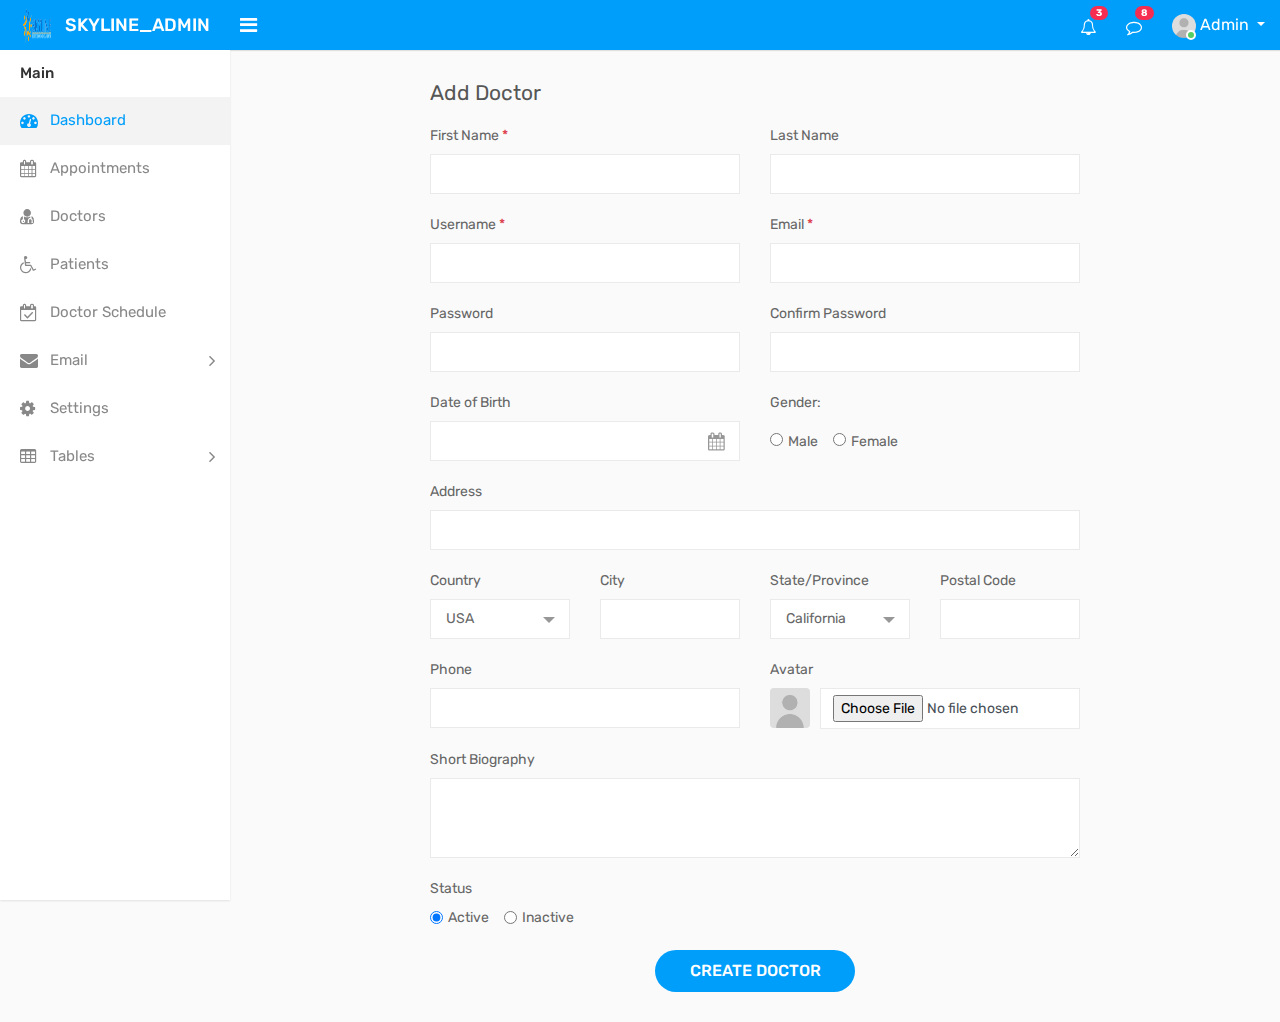
<file: add-doctor.html>
<!DOCTYPE html>
<html lang="en">


<!-- add-doctor24:06-->
<head>
    <meta charset="utf-8">
    <meta name="viewport" content="width=device-width, initial-scale=1.0, user-scalable=0">
    <link rel="shortcut icon" type="image/x-icon" href="./img/logo.png">
    <title>SKYLINE_ADMIN</title>
    <link rel="stylesheet" type="text/css" href="assets/css/bootstrap.min.css">
    <link rel="stylesheet" type="text/css" href="assets/css/font-awesome.min.css">
    <link rel="stylesheet" type="text/css" href="assets/css/select2.min.css">
    <link rel="stylesheet" type="text/css" href="assets/css/bootstrap-datetimepicker.min.css">
    <link rel="stylesheet" type="text/css" href="assets/css/style.css">
    <!--[if lt IE 9]>
		<script src="assets/js/html5shiv.min.js"></script>
		<script src="assets/js/respond.min.js"></script>
	<![endif]-->
</head>

<body>
    <div class="main-wrapper">
        <div class="header">
			<div class="header-left">
				<a href="index-2.html" class="logo">
					<img src="./img/logo.png" width="35" height="35" alt=""> <span>SKYLINE_ADMIN</span>
				</a>
			</div>
			<a id="toggle_btn" href="javascript:void(0);"><i class="fa fa-bars"></i></a>
            <a id="mobile_btn" class="mobile_btn float-left" href="#sidebar"><i class="fa fa-bars"></i></a>
            <ul class="nav user-menu float-right">
                <li class="nav-item dropdown d-none d-sm-block">
                    <a href="#" class="dropdown-toggle nav-link" data-toggle="dropdown"><i class="fa fa-bell-o"></i> <span class="badge badge-pill bg-danger float-right">3</span></a>
                    <div class="dropdown-menu notifications">
                        <div class="topnav-dropdown-header">
                            <span>Notifications</span>
                        </div>
                        <div class="drop-scroll">
                            <ul class="notification-list">
                                <li class="notification-message">
                                    <a href="activities.html">
                                        <div class="media">
											<span class="avatar">
												<img alt="John Doe" src="assets/img/user.jpg" class="img-fluid rounded-circle">
											</span>
											<div class="media-body">
												<p class="noti-details"><span class="noti-title">John Doe</span> added new task <span class="noti-title">Patient appointment booking</span></p>
												<p class="noti-time"><span class="notification-time">4 mins ago</span></p>
											</div>
                                        </div>
                                    </a>
                                </li>
                                <li class="notification-message">
                                    <a href="activities.html">
                                        <div class="media">
											<span class="avatar">V</span>
											<div class="media-body">
												<p class="noti-details"><span class="noti-title">Tarah Shropshire</span> changed the task name <span class="noti-title">Appointment booking with payment gateway</span></p>
												<p class="noti-time"><span class="notification-time">6 mins ago</span></p>
											</div>
                                        </div>
                                    </a>
                                </li>
                                <li class="notification-message">
                                    <a href="activities.html">
                                        <div class="media">
											<span class="avatar">L</span>
											<div class="media-body">
												<p class="noti-details"><span class="noti-title">Misty Tison</span> added <span class="noti-title">Domenic Houston</span> and <span class="noti-title">Claire Mapes</span> to project <span class="noti-title">Doctor available module</span></p>
												<p class="noti-time"><span class="notification-time">8 mins ago</span></p>
											</div>
                                        </div>
                                    </a>
                                </li>
                                <li class="notification-message">
                                    <a href="activities.html">
                                        <div class="media">
											<span class="avatar">G</span>
											<div class="media-body">
												<p class="noti-details"><span class="noti-title">Rolland Webber</span> completed task <span class="noti-title">Patient and Doctor video conferencing</span></p>
												<p class="noti-time"><span class="notification-time">12 mins ago</span></p>
											</div>
                                        </div>
                                    </a>
                                </li>
                                <li class="notification-message">
                                    <a href="activities.html">
                                        <div class="media">
											<span class="avatar">V</span>
											<div class="media-body">
												<p class="noti-details"><span class="noti-title">Bernardo Galaviz</span> added new task <span class="noti-title">Private chat module</span></p>
												<p class="noti-time"><span class="notification-time">2 days ago</span></p>
											</div>
                                        </div>
                                    </a>
                                </li>
                            </ul>
                        </div>
                        <div class="topnav-dropdown-footer">
                            <a href="activities.html">View all Notifications</a>
                        </div>
                    </div>
                </li>
                <li class="nav-item dropdown d-none d-sm-block">
                    <a href="javascript:void(0);" id="open_msg_box" class="hasnotifications nav-link"><i class="fa fa-comment-o"></i> <span class="badge badge-pill bg-danger float-right">8</span></a>
                </li>
                <li class="nav-item dropdown has-arrow">
                    <a href="#" class="dropdown-toggle nav-link user-link" data-toggle="dropdown">
                        <span class="user-img"><img class="rounded-circle" src="assets/img/user.jpg" width="40" alt="Admin">
							<span class="status online"></span></span>
                        <span>Admin</span>
                    </a>
					<div class="dropdown-menu">
						<a class="dropdown-item" href="profile.html">My Profile</a>
						<a class="dropdown-item" href="edit-profile.html">Edit Profile</a>
						<a class="dropdown-item" href="settings.html">Settings</a>
						<a class="dropdown-item" href="login.html">Logout</a>
					</div>
                </li>
            </ul>
            <div class="dropdown mobile-user-menu float-right">
                <a href="#" class="nav-link dropdown-toggle" data-toggle="dropdown" aria-expanded="false"><i class="fa fa-ellipsis-v"></i></a>
                <div class="dropdown-menu dropdown-menu-right">
                    <a class="dropdown-item" href="profile.html">My Profile</a>
                    <a class="dropdown-item" href="edit-profile.html">Edit Profile</a>
                    <a class="dropdown-item" href="settings.html">Settings</a>
                    <a class="dropdown-item" href="index.html">Logout</a>
                </div>
            </div>
        </div>
        <div class="sidebar" id="sidebar">
            <div class="sidebar-inner slimscroll">
                <div id="sidebar-menu" class="sidebar-menu">
                    <ul>
                        <li class="menu-title">Main</li>
                        <li class="active">
                            <a href="index-2.html"><i class="fa fa-dashboard"></i> <span>Dashboard</span></a>
                        </li>
                        <li>
                            <a href="appointments.html"><i class="fa fa-calendar"></i> <span>Appointments</span></a>
                        </li>
						<li>
                            <a href="doctors.html"><i class="fa fa-user-md"></i> <span>Doctors</span></a>
                        </li>
                        <li>
                            <a href="patients.html"><i class="fa fa-wheelchair"></i> <span>Patients</span></a>
                        </li>

                        <li>
                            <a href="schedule.html"><i class="fa fa-calendar-check-o"></i> <span>Doctor Schedule</span></a>
                        </li>
                        <li class="submenu">
                            <a href="#"><i class="fa fa-envelope"></i> <span> Email</span> <span class="menu-arrow"></span></a>
                            <ul style="display: none;">
                                <li><a href="compose.html">Compose Mail</a></li>
                                <li><a href="inbox.html">Inbox</a></li>
                                <li><a href="mail-view.html">Mail View</a></li>
                            </ul>
                            <a href="settings.html"><i class="fa fa-cog"></i> <span>Settings</span></a>
                        <li class="submenu">
                            <a href="#"><i class="fa fa-table"></i> <span> Tables</span> <span class="menu-arrow"></span></a>
                            <ul style="display: none;">
                                <li><a href="tables-basic.html">Basic Tables</a></li>
                                <li><a href="tables-datatables.html">Data Table</a></li>
                            </ul>
                        </li>
                </div>
            </div>
        </div>   
        <div class="page-wrapper">
            <div class="content">
                <div class="row">
                    <div class="col-lg-8 offset-lg-2">
                        <h4 class="page-title">Add Doctor</h4>
                    </div>
                </div>
                <div class="row">
                    <div class="col-lg-8 offset-lg-2">
                        <form>
                            <div class="row">
                                <div class="col-sm-6">
                                    <div class="form-group">
                                        <label>First Name <span class="text-danger">*</span></label>
                                        <input class="form-control" type="text">
                                    </div>
                                </div>
                                <div class="col-sm-6">
                                    <div class="form-group">
                                        <label>Last Name</label>
                                        <input class="form-control" type="text">
                                    </div>
                                </div>
                                <div class="col-sm-6">
                                    <div class="form-group">
                                        <label>Username <span class="text-danger">*</span></label>
                                        <input class="form-control" type="text">
                                    </div>
                                </div>
                                <div class="col-sm-6">
                                    <div class="form-group">
                                        <label>Email <span class="text-danger">*</span></label>
                                        <input class="form-control" type="email">
                                    </div>
                                </div>
                                <div class="col-sm-6">
                                    <div class="form-group">
                                        <label>Password</label>
                                        <input class="form-control" type="password">
                                    </div>
                                </div>
                                <div class="col-sm-6">
                                    <div class="form-group">
                                        <label>Confirm Password</label>
                                        <input class="form-control" type="password">
                                    </div>
                                </div>
								<div class="col-sm-6">
                                    <div class="form-group">
                                        <label>Date of Birth</label>
                                        <div class="cal-icon">
                                            <input type="text" class="form-control datetimepicker">
                                        </div>
                                    </div>
                                </div>
                                <div class="col-sm-6">
									<div class="form-group gender-select">
										<label class="gen-label">Gender:</label>
										<div class="form-check-inline">
											<label class="form-check-label">
												<input type="radio" name="gender" class="form-check-input">Male
											</label>
										</div>
										<div class="form-check-inline">
											<label class="form-check-label">
												<input type="radio" name="gender" class="form-check-input">Female
											</label>
										</div>
									</div>
                                </div>
								<div class="col-sm-12">
									<div class="row">
										<div class="col-sm-12">
											<div class="form-group">
												<label>Address</label>
												<input type="text" class="form-control ">
											</div>
										</div>
										<div class="col-sm-6 col-md-6 col-lg-3">
											<div class="form-group">
												<label>Country</label>
												<select class="form-control select">
													<option>USA</option>
													<option>United Kingdom</option>
												</select>
											</div>
										</div>
										<div class="col-sm-6 col-md-6 col-lg-3">
											<div class="form-group">
												<label>City</label>
												<input type="text" class="form-control">
											</div>
										</div>
										<div class="col-sm-6 col-md-6 col-lg-3">
											<div class="form-group">
												<label>State/Province</label>
												<select class="form-control select">
													<option>California</option>
													<option>Alaska</option>
													<option>Alabama</option>
												</select>
											</div>
										</div>
										<div class="col-sm-6 col-md-6 col-lg-3">
											<div class="form-group">
												<label>Postal Code</label>
												<input type="text" class="form-control">
											</div>
										</div>
									</div>
								</div>
                                <div class="col-sm-6">
                                    <div class="form-group">
                                        <label>Phone </label>
                                        <input class="form-control" type="text">
                                    </div>
                                </div>
                                <div class="col-sm-6">
									<div class="form-group">
										<label>Avatar</label>
										<div class="profile-upload">
											<div class="upload-img">
												<img alt="" src="assets/img/user.jpg">
											</div>
											<div class="upload-input">
												<input type="file" class="form-control">
											</div>
										</div>
									</div>
                                </div>
                            </div>
							<div class="form-group">
                                <label>Short Biography</label>
                                <textarea class="form-control" rows="3" cols="30"></textarea>
                            </div>
                            <div class="form-group">
                                <label class="display-block">Status</label>
								<div class="form-check form-check-inline">
									<input class="form-check-input" type="radio" name="status" id="doctor_active" value="option1" checked>
									<label class="form-check-label" for="doctor_active">
									Active
									</label>
								</div>
								<div class="form-check form-check-inline">
									<input class="form-check-input" type="radio" name="status" id="doctor_inactive" value="option2">
									<label class="form-check-label" for="doctor_inactive">
									Inactive
									</label>
								</div>
                            </div>
                            <div class="m-t-20 text-center">
                                <button class="btn btn-primary submit-btn">Create Doctor</button>
                            </div>
                        </form>
                    </div>
                </div>
            </div>
			<div class="notification-box">
                <div class="msg-sidebar notifications msg-noti">
                    <div class="topnav-dropdown-header">
                        <span>Messages</span>
                    </div>
                    <div class="drop-scroll msg-list-scroll" id="msg_list">
                        <ul class="list-box">
                            <li>
                                <a href="chat.html">
                                    <div class="list-item">
                                        <div class="list-left">
                                            <span class="avatar">R</span>
                                        </div>
                                        <div class="list-body">
                                            <span class="message-author">Richard Miles </span>
                                            <span class="message-time">12:28 AM</span>
                                            <div class="clearfix"></div>
                                            <span class="message-content">Lorem ipsum dolor sit amet, consectetur adipiscing</span>
                                        </div>
                                    </div>
                                </a>
                            </li>
                            <li>
                                <a href="chat.html">
                                    <div class="list-item new-message">
                                        <div class="list-left">
                                            <span class="avatar">J</span>
                                        </div>
                                        <div class="list-body">
                                            <span class="message-author">John Doe</span>
                                            <span class="message-time">1 Aug</span>
                                            <div class="clearfix"></div>
                                            <span class="message-content">Lorem ipsum dolor sit amet, consectetur adipiscing</span>
                                        </div>
                                    </div>
                                </a>
                            </li>
                            <li>
                                <a href="chat.html">
                                    <div class="list-item">
                                        <div class="list-left">
                                            <span class="avatar">T</span>
                                        </div>
                                        <div class="list-body">
                                            <span class="message-author"> Tarah Shropshire </span>
                                            <span class="message-time">12:28 AM</span>
                                            <div class="clearfix"></div>
                                            <span class="message-content">Lorem ipsum dolor sit amet, consectetur adipiscing</span>
                                        </div>
                                    </div>
                                </a>
                            </li>
                            <li>
                                <a href="chat.html">
                                    <div class="list-item">
                                        <div class="list-left">
                                            <span class="avatar">M</span>
                                        </div>
                                        <div class="list-body">
                                            <span class="message-author">Mike Litorus</span>
                                            <span class="message-time">12:28 AM</span>
                                            <div class="clearfix"></div>
                                            <span class="message-content">Lorem ipsum dolor sit amet, consectetur adipiscing</span>
                                        </div>
                                    </div>
                                </a>
                            </li>
                            <li>
                                <a href="chat.html">
                                    <div class="list-item">
                                        <div class="list-left">
                                            <span class="avatar">C</span>
                                        </div>
                                        <div class="list-body">
                                            <span class="message-author"> Catherine Manseau </span>
                                            <span class="message-time">12:28 AM</span>
                                            <div class="clearfix"></div>
                                            <span class="message-content">Lorem ipsum dolor sit amet, consectetur adipiscing</span>
                                        </div>
                                    </div>
                                </a>
                            </li>
                            <li>
                                <a href="chat.html">
                                    <div class="list-item">
                                        <div class="list-left">
                                            <span class="avatar">D</span>
                                        </div>
                                        <div class="list-body">
                                            <span class="message-author"> Domenic Houston </span>
                                            <span class="message-time">12:28 AM</span>
                                            <div class="clearfix"></div>
                                            <span class="message-content">Lorem ipsum dolor sit amet, consectetur adipiscing</span>
                                        </div>
                                    </div>
                                </a>
                            </li>
                            <li>
                                <a href="chat.html">
                                    <div class="list-item">
                                        <div class="list-left">
                                            <span class="avatar">B</span>
                                        </div>
                                        <div class="list-body">
                                            <span class="message-author"> Buster Wigton </span>
                                            <span class="message-time">12:28 AM</span>
                                            <div class="clearfix"></div>
                                            <span class="message-content">Lorem ipsum dolor sit amet, consectetur adipiscing</span>
                                        </div>
                                    </div>
                                </a>
                            </li>
                            <li>
                                <a href="chat.html">
                                    <div class="list-item">
                                        <div class="list-left">
                                            <span class="avatar">R</span>
                                        </div>
                                        <div class="list-body">
                                            <span class="message-author"> Rolland Webber </span>
                                            <span class="message-time">12:28 AM</span>
                                            <div class="clearfix"></div>
                                            <span class="message-content">Lorem ipsum dolor sit amet, consectetur adipiscing</span>
                                        </div>
                                    </div>
                                </a>
                            </li>
                            <li>
                                <a href="chat.html">
                                    <div class="list-item">
                                        <div class="list-left">
                                            <span class="avatar">C</span>
                                        </div>
                                        <div class="list-body">
                                            <span class="message-author"> Claire Mapes </span>
                                            <span class="message-time">12:28 AM</span>
                                            <div class="clearfix"></div>
                                            <span class="message-content">Lorem ipsum dolor sit amet, consectetur adipiscing</span>
                                        </div>
                                    </div>
                                </a>
                            </li>
                            <li>
                                <a href="chat.html">
                                    <div class="list-item">
                                        <div class="list-left">
                                            <span class="avatar">M</span>
                                        </div>
                                        <div class="list-body">
                                            <span class="message-author">Melita Faucher</span>
                                            <span class="message-time">12:28 AM</span>
                                            <div class="clearfix"></div>
                                            <span class="message-content">Lorem ipsum dolor sit amet, consectetur adipiscing</span>
                                        </div>
                                    </div>
                                </a>
                            </li>
                            <li>
                                <a href="chat.html">
                                    <div class="list-item">
                                        <div class="list-left">
                                            <span class="avatar">J</span>
                                        </div>
                                        <div class="list-body">
                                            <span class="message-author">Jeffery Lalor</span>
                                            <span class="message-time">12:28 AM</span>
                                            <div class="clearfix"></div>
                                            <span class="message-content">Lorem ipsum dolor sit amet, consectetur adipiscing</span>
                                        </div>
                                    </div>
                                </a>
                            </li>
                            <li>
                                <a href="chat.html">
                                    <div class="list-item">
                                        <div class="list-left">
                                            <span class="avatar">L</span>
                                        </div>
                                        <div class="list-body">
                                            <span class="message-author">Loren Gatlin</span>
                                            <span class="message-time">12:28 AM</span>
                                            <div class="clearfix"></div>
                                            <span class="message-content">Lorem ipsum dolor sit amet, consectetur adipiscing</span>
                                        </div>
                                    </div>
                                </a>
                            </li>
                            <li>
                                <a href="chat.html">
                                    <div class="list-item">
                                        <div class="list-left">
                                            <span class="avatar">T</span>
                                        </div>
                                        <div class="list-body">
                                            <span class="message-author">Tarah Shropshire</span>
                                            <span class="message-time">12:28 AM</span>
                                            <div class="clearfix"></div>
                                            <span class="message-content">Lorem ipsum dolor sit amet, consectetur adipiscing</span>
                                        </div>
                                    </div>
                                </a>
                            </li>
                        </ul>
                    </div>
                    <div class="topnav-dropdown-footer">
                        <a href="chat.html">See all messages</a>
                    </div>
                </div>
            </div>
        </div>
    </div>
    <div class="sidebar-overlay" data-reff=""></div>
    <script src="assets/js/jquery-3.2.1.min.js"></script>
	<script src="assets/js/popper.min.js"></script>
    <script src="assets/js/bootstrap.min.js"></script>
    <script src="assets/js/jquery.slimscroll.js"></script>
    <script src="assets/js/select2.min.js"></script>
	<script src="assets/js/moment.min.js"></script>
	<script src="assets/js/bootstrap-datetimepicker.min.js"></script>
    <script src="assets/js/app.js"></script>
</body>


<!-- add-doctor24:06-->
</html>
</file>
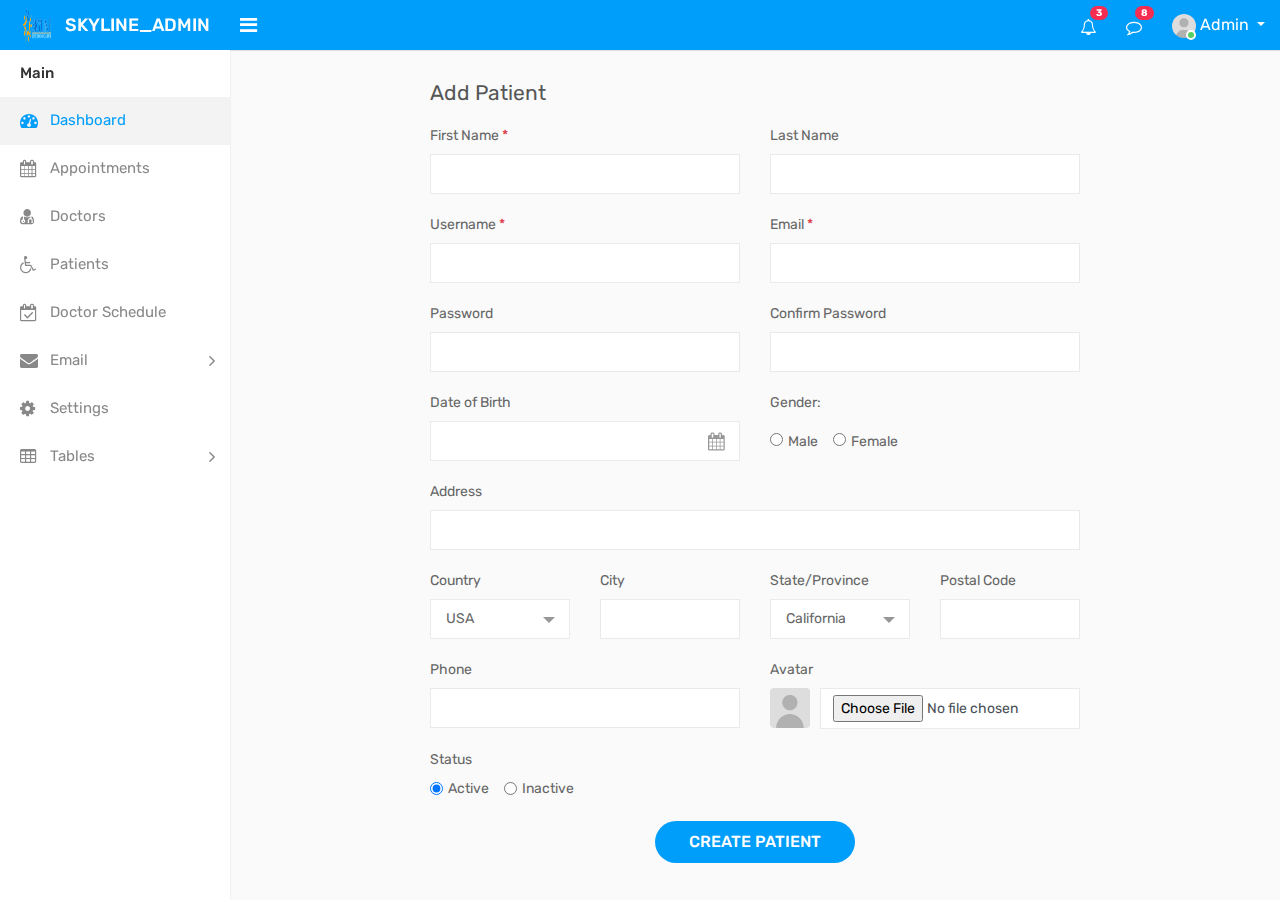
<file: add-patient.html>
<!DOCTYPE html>
<html lang="en">


<!-- add-patient24:06-->
<head>
    <meta charset="utf-8">
    <meta name="viewport" content="width=device-width, initial-scale=1.0, user-scalable=0">
    <link rel="shortcut icon" type="image/x-icon" href="./img/logo.png">
    <title>SKYLINE_ADMIN</title>
    <link rel="stylesheet" type="text/css" href="assets/css/bootstrap.min.css">
    <link rel="stylesheet" type="text/css" href="assets/css/font-awesome.min.css">
    <link rel="stylesheet" type="text/css" href="assets/css/select2.min.css">
    <link rel="stylesheet" type="text/css" href="assets/css/bootstrap-datetimepicker.min.css">
    <link rel="stylesheet" type="text/css" href="assets/css/style.css">
    <!--[if lt IE 9]>
		<script src="assets/js/html5shiv.min.js"></script>
		<script src="assets/js/respond.min.js"></script>
	<![endif]-->
</head>

<body>
    <div class="main-wrapper">
        <div class="header">
			<div class="header-left">
				<a href="index-2.html" class="logo">
					<img src="./img/logo.png" width="35" height="35" alt=""> <span>SKYLINE_ADMIN</span>
				</a>
			</div>
			<a id="toggle_btn" href="javascript:void(0);"><i class="fa fa-bars"></i></a>
            <a id="mobile_btn" class="mobile_btn float-left" href="#sidebar"><i class="fa fa-bars"></i></a>
            <ul class="nav user-menu float-right">
                <li class="nav-item dropdown d-none d-sm-block">
                    <a href="#" class="dropdown-toggle nav-link" data-toggle="dropdown"><i class="fa fa-bell-o"></i> <span class="badge badge-pill bg-danger float-right">3</span></a>
                    <div class="dropdown-menu notifications">
                        <div class="topnav-dropdown-header">
                            <span>Notifications</span>
                        </div>
                        <div class="drop-scroll">
                            <ul class="notification-list">
                                <li class="notification-message">
                                    <a href="activities.html">
                                        <div class="media">
											<span class="avatar">
												<img alt="John Doe" src="assets/img/user.jpg" class="img-fluid rounded-circle">
											</span>
											<div class="media-body">
												<p class="noti-details"><span class="noti-title">John Doe</span> added new task <span class="noti-title">Patient appointment booking</span></p>
												<p class="noti-time"><span class="notification-time">4 mins ago</span></p>
											</div>
                                        </div>
                                    </a>
                                </li>
                                <li class="notification-message">
                                    <a href="activities.html">
                                        <div class="media">
											<span class="avatar">V</span>
											<div class="media-body">
												<p class="noti-details"><span class="noti-title">Tarah Shropshire</span> changed the task name <span class="noti-title">Appointment booking with payment gateway</span></p>
												<p class="noti-time"><span class="notification-time">6 mins ago</span></p>
											</div>
                                        </div>
                                    </a>
                                </li>
                                <li class="notification-message">
                                    <a href="activities.html">
                                        <div class="media">
											<span class="avatar">L</span>
											<div class="media-body">
												<p class="noti-details"><span class="noti-title">Misty Tison</span> added <span class="noti-title">Domenic Houston</span> and <span class="noti-title">Claire Mapes</span> to project <span class="noti-title">Doctor available module</span></p>
												<p class="noti-time"><span class="notification-time">8 mins ago</span></p>
											</div>
                                        </div>
                                    </a>
                                </li>
                                <li class="notification-message">
                                    <a href="activities.html">
                                        <div class="media">
											<span class="avatar">G</span>
											<div class="media-body">
												<p class="noti-details"><span class="noti-title">Rolland Webber</span> completed task <span class="noti-title">Patient and Doctor video conferencing</span></p>
												<p class="noti-time"><span class="notification-time">12 mins ago</span></p>
											</div>
                                        </div>
                                    </a>
                                </li>
                                <li class="notification-message">
                                    <a href="activities.html">
                                        <div class="media">
											<span class="avatar">V</span>
											<div class="media-body">
												<p class="noti-details"><span class="noti-title">Bernardo Galaviz</span> added new task <span class="noti-title">Private chat module</span></p>
												<p class="noti-time"><span class="notification-time">2 days ago</span></p>
											</div>
                                        </div>
                                    </a>
                                </li>
                            </ul>
                        </div>
                        <div class="topnav-dropdown-footer">
                            <a href="activities.html">View all Notifications</a>
                        </div>
                    </div>
                </li>
                <li class="nav-item dropdown d-none d-sm-block">
                    <a href="javascript:void(0);" id="open_msg_box" class="hasnotifications nav-link"><i class="fa fa-comment-o"></i> <span class="badge badge-pill bg-danger float-right">8</span></a>
                </li>
                <li class="nav-item dropdown has-arrow">
                    <a href="#" class="dropdown-toggle nav-link user-link" data-toggle="dropdown">
                        <span class="user-img"><img class="rounded-circle" src="assets/img/user.jpg" width="40" alt="Admin">
							<span class="status online"></span></span>
                        <span>Admin</span>
                    </a>
					<div class="dropdown-menu">
						<a class="dropdown-item" href="profile.html">My Profile</a>
						<a class="dropdown-item" href="edit-profile.html">Edit Profile</a>
						<a class="dropdown-item" href="settings.html">Settings</a>
						<a class="dropdown-item" href="index.html">Logout</a>
					</div>
                </li>
            </ul>
            <div class="dropdown mobile-user-menu float-right">
                <a href="#" class="nav-link dropdown-toggle" data-toggle="dropdown" aria-expanded="false"><i class="fa fa-ellipsis-v"></i></a>
                <div class="dropdown-menu dropdown-menu-right">
                    <a class="dropdown-item" href="profile.html">My Profile</a>
                    <a class="dropdown-item" href="edit-profile.html">Edit Profile</a>
                    <a class="dropdown-item" href="settings.html">Settings</a>
                    <a class="dropdown-item" href="login.html">Logout</a>
                </div>
            </div>
        </div>
        <div class="sidebar" id="sidebar">
            <div class="sidebar-inner slimscroll">
                <div id="sidebar-menu" class="sidebar-menu">
                    <ul>
                        <li class="menu-title">Main</li>
                        <li class="active">
                            <a href="index-2.html"><i class="fa fa-dashboard"></i> <span>Dashboard</span></a>
                        </li>
                        <li>
                            <a href="appointments.html"><i class="fa fa-calendar"></i> <span>Appointments</span></a>
                        </li>
						<li>
                            <a href="doctors.html"><i class="fa fa-user-md"></i> <span>Doctors</span></a>
                        </li>
                        <li>
                            <a href="patients.html"><i class="fa fa-wheelchair"></i> <span>Patients</span></a>
                        </li>

                        <li>
                            <a href="schedule.html"><i class="fa fa-calendar-check-o"></i> <span>Doctor Schedule</span></a>
                        </li>
                        <li class="submenu">
                            <a href="#"><i class="fa fa-envelope"></i> <span> Email</span> <span class="menu-arrow"></span></a>
                            <ul style="display: none;">
                                <li><a href="compose.html">Compose Mail</a></li>
                                <li><a href="inbox.html">Inbox</a></li>
                                <li><a href="mail-view.html">Mail View</a></li>
                            </ul>
                            <a href="settings.html"><i class="fa fa-cog"></i> <span>Settings</span></a>
                        <li class="submenu">
                            <a href="#"><i class="fa fa-table"></i> <span> Tables</span> <span class="menu-arrow"></span></a>
                            <ul style="display: none;">
                                <li><a href="tables-basic.html">Basic Tables</a></li>
                                <li><a href="tables-datatables.html">Data Table</a></li>
                            </ul>
                        </li>
                </div>
            </div>
        </div>
        <div class="page-wrapper">
            <div class="content">
                <div class="row">
                    <div class="col-lg-8 offset-lg-2">
                        <h4 class="page-title">Add Patient</h4>
                    </div>
                </div>
                <div class="row">
                    <div class="col-lg-8 offset-lg-2">
                        <form>
                            <div class="row">
                                <div class="col-sm-6">
                                    <div class="form-group">
                                        <label>First Name <span class="text-danger">*</span></label>
                                        <input class="form-control" type="text">
                                    </div>
                                </div>
                                <div class="col-sm-6">
                                    <div class="form-group">
                                        <label>Last Name</label>
                                        <input class="form-control" type="text">
                                    </div>
                                </div>
                                <div class="col-sm-6">
                                    <div class="form-group">
                                        <label>Username <span class="text-danger">*</span></label>
                                        <input class="form-control" type="text">
                                    </div>
                                </div>
                                <div class="col-sm-6">
                                    <div class="form-group">
                                        <label>Email <span class="text-danger">*</span></label>
                                        <input class="form-control" type="email">
                                    </div>
                                </div>
                                <div class="col-sm-6">
                                    <div class="form-group">
                                        <label>Password</label>
                                        <input class="form-control" type="password">
                                    </div>
                                </div>
                                <div class="col-sm-6">
                                    <div class="form-group">
                                        <label>Confirm Password</label>
                                        <input class="form-control" type="password">
                                    </div>
                                </div>
								<div class="col-sm-6">
                                    <div class="form-group">
                                        <label>Date of Birth</label>
                                        <div class="cal-icon">
                                            <input type="text" class="form-control datetimepicker">
                                        </div>
                                    </div>
                                </div>
                                <div class="col-sm-6">
									<div class="form-group gender-select">
										<label class="gen-label">Gender:</label>
										<div class="form-check-inline">
											<label class="form-check-label">
												<input type="radio" name="gender" class="form-check-input">Male
											</label>
										</div>
										<div class="form-check-inline">
											<label class="form-check-label">
												<input type="radio" name="gender" class="form-check-input">Female
											</label>
										</div>
									</div>
                                </div>
								<div class="col-sm-12">
									<div class="row">
										<div class="col-sm-12">
											<div class="form-group">
												<label>Address</label>
												<input type="text" class="form-control ">
											</div>
										</div>
										<div class="col-sm-6 col-md-6 col-lg-3">
											<div class="form-group">
												<label>Country</label>
												<select class="form-control select">
													<option>USA</option>
													<option>United Kingdom</option>
												</select>
											</div>
										</div>
										<div class="col-sm-6 col-md-6 col-lg-3">
											<div class="form-group">
												<label>City</label>
												<input type="text" class="form-control">
											</div>
										</div>
										<div class="col-sm-6 col-md-6 col-lg-3">
											<div class="form-group">
												<label>State/Province</label>
												<select class="form-control select">
													<option>California</option>
													<option>Alaska</option>
													<option>Alabama</option>
												</select>
											</div>
										</div>
										<div class="col-sm-6 col-md-6 col-lg-3">
											<div class="form-group">
												<label>Postal Code</label>
												<input type="text" class="form-control">
											</div>
										</div>
									</div>
								</div>
                                <div class="col-sm-6">
                                    <div class="form-group">
                                        <label>Phone </label>
                                        <input class="form-control" type="text">
                                    </div>
                                </div>
                                <div class="col-sm-6">
									<div class="form-group">
										<label>Avatar</label>
										<div class="profile-upload">
											<div class="upload-img">
												<img alt="" src="assets/img/user.jpg">
											</div>
											<div class="upload-input">
												<input type="file" class="form-control">
											</div>
										</div>
									</div>
                                </div>
                            </div>
                            <div class="form-group">
                                <label class="display-block">Status</label>
								<div class="form-check form-check-inline">
									<input class="form-check-input" type="radio" name="status" id="patient_active" value="option1" checked>
									<label class="form-check-label" for="patient_active">
									Active
									</label>
								</div>
								<div class="form-check form-check-inline">
									<input class="form-check-input" type="radio" name="status" id="patient_inactive" value="option2">
									<label class="form-check-label" for="patient_inactive">
									Inactive
									</label>
								</div>
                            </div>
                            <div class="m-t-20 text-center">
                                <button class="btn btn-primary submit-btn">Create Patient</button>
                            </div>
                        </form>
                    </div>
                </div>
            </div>
			<div class="notification-box">
                <div class="msg-sidebar notifications msg-noti">
                    <div class="topnav-dropdown-header">
                        <span>Messages</span>
                    </div>
                    <div class="drop-scroll msg-list-scroll" id="msg_list">
                        <ul class="list-box">
                            <li>
                                <a href="chat.html">
                                    <div class="list-item">
                                        <div class="list-left">
                                            <span class="avatar">R</span>
                                        </div>
                                        <div class="list-body">
                                            <span class="message-author">Richard Miles </span>
                                            <span class="message-time">12:28 AM</span>
                                            <div class="clearfix"></div>
                                            <span class="message-content">Lorem ipsum dolor sit amet, consectetur adipiscing</span>
                                        </div>
                                    </div>
                                </a>
                            </li>
                            <li>
                                <a href="chat.html">
                                    <div class="list-item new-message">
                                        <div class="list-left">
                                            <span class="avatar">J</span>
                                        </div>
                                        <div class="list-body">
                                            <span class="message-author">John Doe</span>
                                            <span class="message-time">1 Aug</span>
                                            <div class="clearfix"></div>
                                            <span class="message-content">Lorem ipsum dolor sit amet, consectetur adipiscing</span>
                                        </div>
                                    </div>
                                </a>
                            </li>
                            <li>
                                <a href="chat.html">
                                    <div class="list-item">
                                        <div class="list-left">
                                            <span class="avatar">T</span>
                                        </div>
                                        <div class="list-body">
                                            <span class="message-author"> Tarah Shropshire </span>
                                            <span class="message-time">12:28 AM</span>
                                            <div class="clearfix"></div>
                                            <span class="message-content">Lorem ipsum dolor sit amet, consectetur adipiscing</span>
                                        </div>
                                    </div>
                                </a>
                            </li>
                            <li>
                                <a href="chat.html">
                                    <div class="list-item">
                                        <div class="list-left">
                                            <span class="avatar">M</span>
                                        </div>
                                        <div class="list-body">
                                            <span class="message-author">Mike Litorus</span>
                                            <span class="message-time">12:28 AM</span>
                                            <div class="clearfix"></div>
                                            <span class="message-content">Lorem ipsum dolor sit amet, consectetur adipiscing</span>
                                        </div>
                                    </div>
                                </a>
                            </li>
                            <li>
                                <a href="chat.html">
                                    <div class="list-item">
                                        <div class="list-left">
                                            <span class="avatar">C</span>
                                        </div>
                                        <div class="list-body">
                                            <span class="message-author"> Catherine Manseau </span>
                                            <span class="message-time">12:28 AM</span>
                                            <div class="clearfix"></div>
                                            <span class="message-content">Lorem ipsum dolor sit amet, consectetur adipiscing</span>
                                        </div>
                                    </div>
                                </a>
                            </li>
                            <li>
                                <a href="chat.html">
                                    <div class="list-item">
                                        <div class="list-left">
                                            <span class="avatar">D</span>
                                        </div>
                                        <div class="list-body">
                                            <span class="message-author"> Domenic Houston </span>
                                            <span class="message-time">12:28 AM</span>
                                            <div class="clearfix"></div>
                                            <span class="message-content">Lorem ipsum dolor sit amet, consectetur adipiscing</span>
                                        </div>
                                    </div>
                                </a>
                            </li>
                            <li>
                                <a href="chat.html">
                                    <div class="list-item">
                                        <div class="list-left">
                                            <span class="avatar">B</span>
                                        </div>
                                        <div class="list-body">
                                            <span class="message-author"> Buster Wigton </span>
                                            <span class="message-time">12:28 AM</span>
                                            <div class="clearfix"></div>
                                            <span class="message-content">Lorem ipsum dolor sit amet, consectetur adipiscing</span>
                                        </div>
                                    </div>
                                </a>
                            </li>
                            <li>
                                <a href="chat.html">
                                    <div class="list-item">
                                        <div class="list-left">
                                            <span class="avatar">R</span>
                                        </div>
                                        <div class="list-body">
                                            <span class="message-author"> Rolland Webber </span>
                                            <span class="message-time">12:28 AM</span>
                                            <div class="clearfix"></div>
                                            <span class="message-content">Lorem ipsum dolor sit amet, consectetur adipiscing</span>
                                        </div>
                                    </div>
                                </a>
                            </li>
                            <li>
                                <a href="chat.html">
                                    <div class="list-item">
                                        <div class="list-left">
                                            <span class="avatar">C</span>
                                        </div>
                                        <div class="list-body">
                                            <span class="message-author"> Claire Mapes </span>
                                            <span class="message-time">12:28 AM</span>
                                            <div class="clearfix"></div>
                                            <span class="message-content">Lorem ipsum dolor sit amet, consectetur adipiscing</span>
                                        </div>
                                    </div>
                                </a>
                            </li>
                            <li>
                                <a href="chat.html">
                                    <div class="list-item">
                                        <div class="list-left">
                                            <span class="avatar">M</span>
                                        </div>
                                        <div class="list-body">
                                            <span class="message-author">Melita Faucher</span>
                                            <span class="message-time">12:28 AM</span>
                                            <div class="clearfix"></div>
                                            <span class="message-content">Lorem ipsum dolor sit amet, consectetur adipiscing</span>
                                        </div>
                                    </div>
                                </a>
                            </li>
                            <li>
                                <a href="chat.html">
                                    <div class="list-item">
                                        <div class="list-left">
                                            <span class="avatar">J</span>
                                        </div>
                                        <div class="list-body">
                                            <span class="message-author">Jeffery Lalor</span>
                                            <span class="message-time">12:28 AM</span>
                                            <div class="clearfix"></div>
                                            <span class="message-content">Lorem ipsum dolor sit amet, consectetur adipiscing</span>
                                        </div>
                                    </div>
                                </a>
                            </li>
                            <li>
                                <a href="chat.html">
                                    <div class="list-item">
                                        <div class="list-left">
                                            <span class="avatar">L</span>
                                        </div>
                                        <div class="list-body">
                                            <span class="message-author">Loren Gatlin</span>
                                            <span class="message-time">12:28 AM</span>
                                            <div class="clearfix"></div>
                                            <span class="message-content">Lorem ipsum dolor sit amet, consectetur adipiscing</span>
                                        </div>
                                    </div>
                                </a>
                            </li>
                            <li>
                                <a href="chat.html">
                                    <div class="list-item">
                                        <div class="list-left">
                                            <span class="avatar">T</span>
                                        </div>
                                        <div class="list-body">
                                            <span class="message-author">Tarah Shropshire</span>
                                            <span class="message-time">12:28 AM</span>
                                            <div class="clearfix"></div>
                                            <span class="message-content">Lorem ipsum dolor sit amet, consectetur adipiscing</span>
                                        </div>
                                    </div>
                                </a>
                            </li>
                        </ul>
                    </div>
                    <div class="topnav-dropdown-footer">
                        <a href="chat.html">See all messages</a>
                    </div>
                </div>
            </div>
        </div>
    </div>
    <div class="sidebar-overlay" data-reff=""></div>
    <script src="assets/js/jquery-3.2.1.min.js"></script>
	<script src="assets/js/popper.min.js"></script>
    <script src="assets/js/bootstrap.min.js"></script>
    <script src="assets/js/jquery.slimscroll.js"></script>
    <script src="assets/js/select2.min.js"></script>
	<script src="assets/js/moment.min.js"></script>
	<script src="assets/js/bootstrap-datetimepicker.min.js"></script>
    <script src="assets/js/app.js"></script>
</body>


<!-- add-patient24:07-->
</html>
</file>
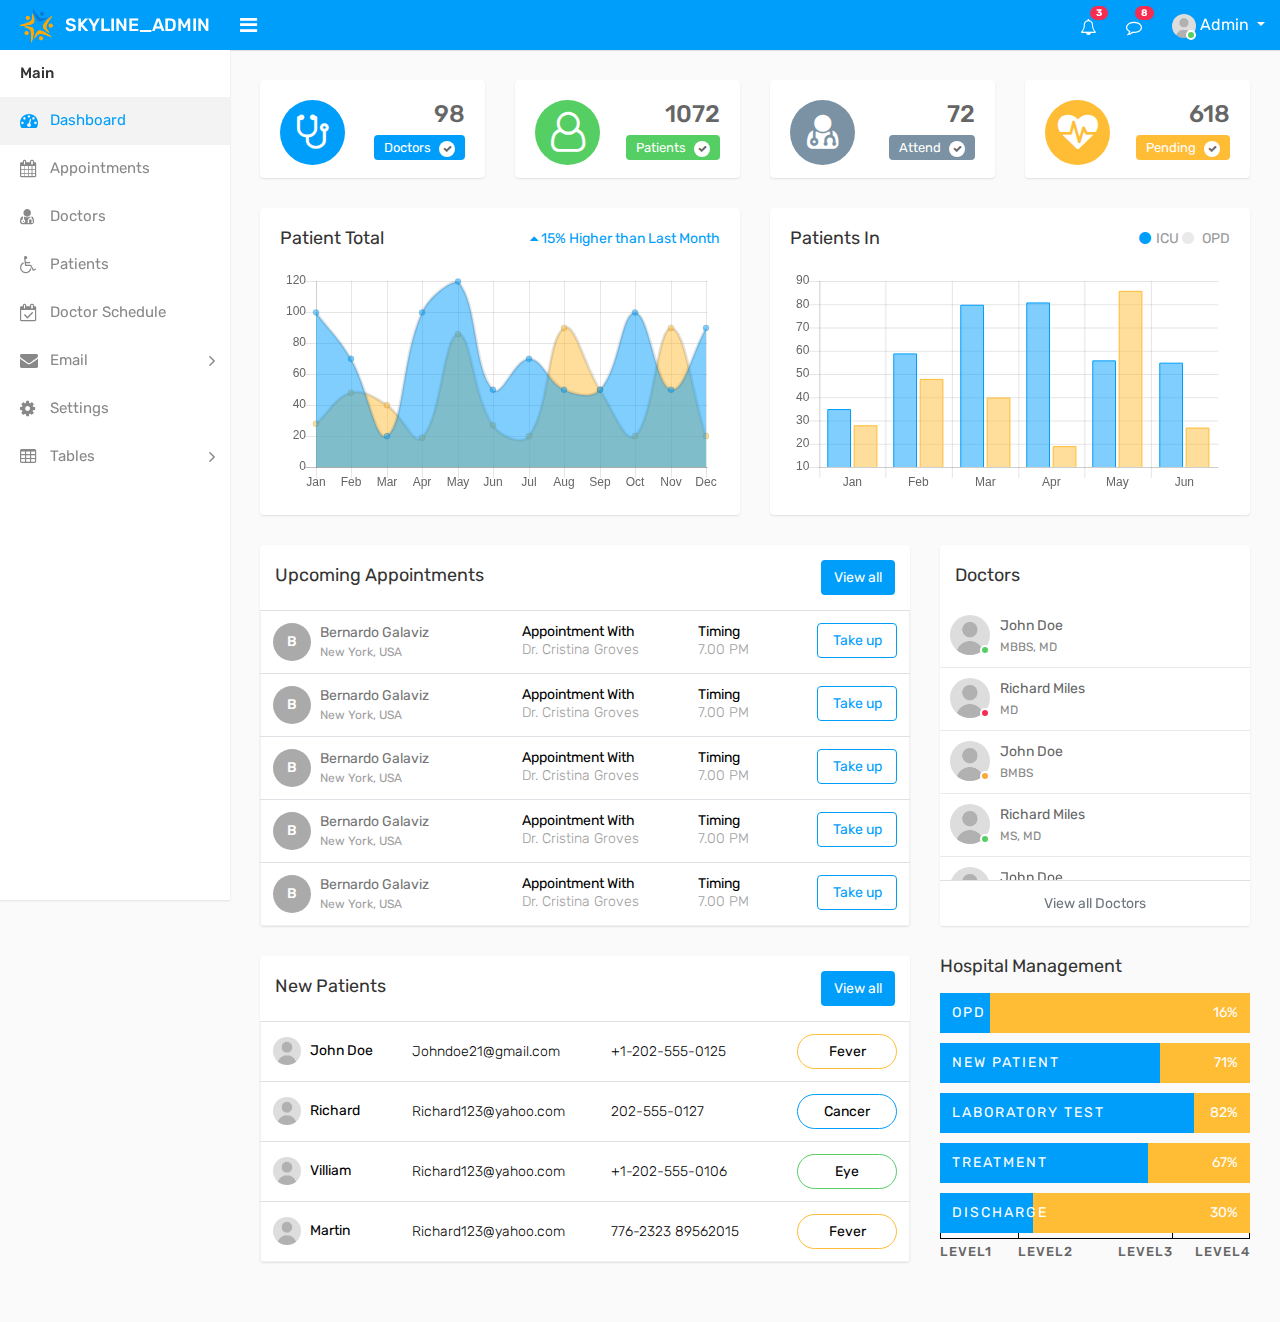
<file: Admin-2.html>
<!DOCTYPE html>
<html lang="en">



<head>
    <meta charset="utf-8">
    <meta name="viewport" content="width=device-width, initial-scale=1.0, user-scalable=0">
    <link rel="shortcut icon" type="image/x-icon" href="./img/favicon.png">
    <title>SKYLINE_ADMIN</title>
    <link href="https://fonts.googleapis.com/icon?family=Material+Icons" rel="stylesheet">
    <link rel="stylesheet" type="text/css" href="assets/css/bootstrap.min.css">
    <link rel="stylesheet" type="text/css" href="assets/css/font-awesome.min.css">
    <link rel="stylesheet" type="text/css" href="assets/css/style.css">
    <!--[if lt IE 9]>
		<script src="assets/js/html5shiv.min.js"></script>
		<script src="assets/js/respond.min.js"></script>
	<![endif]-->
</head>

<body>
    <div class="main-wrapper">
        <div class="header">
			<div class="header-left">
				<a href="index-2.html" class="logo">
					<img src="./img/favicon.png" width="35" height="35" alt=""> <span>SKYLINE_ADMIN</span>
				</a>
			</div>
			<a id="toggle_btn" href="javascript:void(0);"><i class="fa fa-bars"></i></a>
            <a id="mobile_btn" class="mobile_btn float-left" href="#sidebar"><i class="fa fa-bars"></i></a>
            <ul class="nav user-menu float-right">
                <li class="nav-item dropdown d-none d-sm-block">
                    <a href="#" class="dropdown-toggle nav-link" data-toggle="dropdown"><i class="fa fa-bell-o"></i> <span class="badge badge-pill bg-danger float-right">3</span></a>
                    <div class="dropdown-menu notifications">
                        <div class="topnav-dropdown-header">
                            <span>Notifications</span>
                        </div>
                        <div class="drop-scroll">
                            <ul class="notification-list">
                                <li class="notification-message">
                                    <a href="activities.html">
                                        <div class="media">
											<span class="avatar">
												<img alt="John Doe" src="assets/img/user.jpg" class="img-fluid">
											</span>
											<div class="media-body">
												<p class="noti-details"><span class="noti-title">John Doe</span> added new task <span class="noti-title">Patient appointment booking</span></p>
												<p class="noti-time"><span class="notification-time">4 mins ago</span></p>
											</div>
                                        </div>
                                    </a>
                                </li>
                                <li class="notification-message">
                                    <a href="activities.html">
                                        <div class="media">
											<span class="avatar">V</span>
											<div class="media-body">
												<p class="noti-details"><span class="noti-title">Tarah Shropshire</span> changed the task name <span class="noti-title">Appointment booking with payment gateway</span></p>
												<p class="noti-time"><span class="notification-time">6 mins ago</span></p>
											</div>
                                        </div>
                                    </a>
                                </li>
                                <li class="notification-message">
                                    <a href="activities.html">
                                        <div class="media">
											<span class="avatar">L</span>
											<div class="media-body">
												<p class="noti-details"><span class="noti-title">Misty Tison</span> added <span class="noti-title">Domenic Houston</span> and <span class="noti-title">Claire Mapes</span> to project <span class="noti-title">Doctor available module</span></p>
												<p class="noti-time"><span class="notification-time">8 mins ago</span></p>
											</div>
                                        </div>
                                    </a>
                                </li>
                                <li class="notification-message">
                                    <a href="activities.html">
                                        <div class="media">
											<span class="avatar">G</span>
											<div class="media-body">
												<p class="noti-details"><span class="noti-title">Rolland Webber</span> completed task <span class="noti-title">Patient and Doctor video conferencing</span></p>
												<p class="noti-time"><span class="notification-time">12 mins ago</span></p>
											</div>
                                        </div>
                                    </a>
                                </li>
                                <li class="notification-message">
                                    <a href="activities.html">
                                        <div class="media">
											<span class="avatar">V</span>
											<div class="media-body">
												<p class="noti-details"><span class="noti-title">Bernardo Galaviz</span> added new task <span class="noti-title">Private chat module</span></p>
												<p class="noti-time"><span class="notification-time">2 days ago</span></p>
											</div>
                                        </div>
                                    </a>
                                </li>
                            </ul>
                        </div>
                        <div class="topnav-dropdown-footer">
                            <a href="activities.html">View all Notifications</a>
                        </div>
                    </div>
                </li>
                <li class="nav-item dropdown d-none d-sm-block">
                    <a href="javascript:void(0);" id="open_msg_box" class="hasnotifications nav-link"><i class="fa fa-comment-o"></i> <span class="badge badge-pill bg-danger float-right">8</span></a>
                </li>
                <li class="nav-item dropdown has-arrow">
                    <a href="#" class="dropdown-toggle nav-link user-link" data-toggle="dropdown">
                        <span class="user-img">
							<img class="rounded-circle" src="assets/img/user.jpg" width="24" alt="Admin">
							<span class="status online"></span>
						</span>
						<span>Admin</span>
                    </a>
					<div class="dropdown-menu">
						<a class="dropdown-item" href="profile.html">My Profile</a>
						<a class="dropdown-item" href="edit-profile.html">Edit Profile</a>
						<a class="dropdown-item" href="settings.html">Settings</a>
						<a class="dropdown-item" href="index.html">Logout</a>
					</div>
                </li>
            </ul>
            <div class="dropdown mobile-user-menu float-right">
                <a href="#" class="dropdown-toggle" data-toggle="dropdown" aria-expanded="false"><i class="fa fa-ellipsis-v"></i></a>
                <div class="dropdown-menu dropdown-menu-right">
                    <a class="dropdown-item" href="profile.html">My Profile</a>
                    <a class="dropdown-item" href="edit-profile.html">Edit Profile</a>
                    <a class="dropdown-item" href="settings.html">Settings</a>
                    <a class="dropdown-item" href="login.html">Logout</a>
                </div>
            </div>
        </div>
        <div class="sidebar" id="sidebar">
            <div class="sidebar-inner slimscroll">
                <div id="sidebar-menu" class="sidebar-menu">
                    <ul>
                        <li class="menu-title">Main</li>
                        <li class="active">
                            <a href="Admin-2.html"><i class="fa fa-dashboard"></i> <span>Dashboard</span></a>
                        </li>
                        <li>
                            <a href="appointments.html"><i class="fa fa-calendar"></i> <span>Appointments</span></a>
                        </li>
						<li>
                            <a href="doctors.html"><i class="fa fa-user-md"></i> <span>Doctors</span></a>
                        </li>
                        <li>
                            <a href="patients.html"><i class="fa fa-wheelchair"></i> <span>Patients</span></a>
                        </li>

                        <li>
                            <a href="schedule.html"><i class="fa fa-calendar-check-o"></i> <span>Doctor Schedule</span></a>
                        </li>
                        <li class="submenu">
                            <a href="#"><i class="fa fa-envelope"></i> <span> Email</span> <span class="menu-arrow"></span></a>
                            <ul style="display: none;">
                                <li><a href="compose.html">Compose Mail</a></li>
                                <li><a href="inbox.html">Inbox</a></li>
                                <li><a href="mail-view.html">Mail View</a></li>
                            </ul>
                            <a href="settings.html"><i class="fa fa-cog"></i> <span>Settings</span></a>
                        <li class="submenu">
                            <a href="#"><i class="fa fa-table"></i> <span> Tables</span> <span class="menu-arrow"></span></a>
                            <ul style="display: none;">
                                <li><a href="tables-basic.html">Basic Tables</a></li>
                                <li><a href="tables-datatables.html">Data Table</a></li>
                            </ul>
                        </li>
                </div>
            </div>
        </div>
        <div class="page-wrapper">
            <div class="content">
                <div class="row">
                    <div class="col-md-6 col-sm-6 col-lg-6 col-xl-3">
                        <div class="dash-widget">
							<span class="dash-widget-bg1"><i class="fa fa-stethoscope" aria-hidden="true"></i></span>
							<div class="dash-widget-info text-right">
								<h3>98</h3>
								<span class="widget-title1">Doctors <i class="fa fa-check" aria-hidden="true"></i></span>
							</div>
                        </div>
                    </div>
                    <div class="col-md-6 col-sm-6 col-lg-6 col-xl-3">
                        <div class="dash-widget">
                            <span class="dash-widget-bg2"><i class="fa fa-user-o"></i></span>
                            <div class="dash-widget-info text-right">
                                <h3>1072</h3>
                                <span class="widget-title2">Patients <i class="fa fa-check" aria-hidden="true"></i></span>
                            </div>
                        </div>
                    </div>
                    <div class="col-md-6 col-sm-6 col-lg-6 col-xl-3">
                        <div class="dash-widget">
                            <span class="dash-widget-bg3"><i class="fa fa-user-md" aria-hidden="true"></i></span>
                            <div class="dash-widget-info text-right">
                                <h3>72</h3>
                                <span class="widget-title3">Attend <i class="fa fa-check" aria-hidden="true"></i></span>
                            </div>
                        </div>
                    </div>
                    <div class="col-md-6 col-sm-6 col-lg-6 col-xl-3">
                        <div class="dash-widget">
                            <span class="dash-widget-bg4"><i class="fa fa-heartbeat" aria-hidden="true"></i></span>
                            <div class="dash-widget-info text-right">
                                <h3>618</h3>
                                <span class="widget-title4">Pending <i class="fa fa-check" aria-hidden="true"></i></span>
                            </div>
                        </div>
                    </div>
                </div>
				<div class="row">
					<div class="col-12 col-md-6 col-lg-6 col-xl-6">
						<div class="card">
							<div class="card-body">
								<div class="chart-title">
									<h4>Patient Total</h4>
									<span class="float-right"><i class="fa fa-caret-up" aria-hidden="true"></i> 15% Higher than Last Month</span>
								</div>	
								<canvas id="linegraph"></canvas>
							</div>
						</div>
					</div>
					<div class="col-12 col-md-6 col-lg-6 col-xl-6">
						<div class="card">
							<div class="card-body">
								<div class="chart-title">
									<h4>Patients In</h4>
									<div class="float-right">
										<ul class="chat-user-total">
											<li><i class="fa fa-circle current-users" aria-hidden="true"></i>ICU</li>
											<li><i class="fa fa-circle old-users" aria-hidden="true"></i> OPD</li>
										</ul>
									</div>
								</div>	
								<canvas id="bargraph"></canvas>
							</div>
						</div>
					</div>
				</div>
				<div class="row">
					<div class="col-12 col-md-6 col-lg-8 col-xl-8">
						<div class="card">
							<div class="card-header">
								<h4 class="card-title d-inline-block">Upcoming Appointments</h4> <a href="appointments.html" class="btn btn-primary float-right">View all</a>
							</div>
							<div class="card-body p-0">
								<div class="table-responsive">
									<table class="table mb-0">
										<thead class="d-none">
											<tr>
												<th>Patient Name</th>
												<th>Doctor Name</th>
												<th>Timing</th>
												<th class="text-right">Status</th>
											</tr>
										</thead>
										<tbody>
											<tr>
												<td style="min-width: 200px;">
													<a class="avatar" href="profile.html">B</a>
													<h2><a href="profile.html">Bernardo Galaviz <span>New York, USA</span></a></h2>
												</td>                 
												<td>
													<h5 class="time-title p-0">Appointment With</h5>
													<p>Dr. Cristina Groves</p>
												</td>
												<td>
													<h5 class="time-title p-0">Timing</h5>
													<p>7.00 PM</p>
												</td>
												<td class="text-right">
													<a href="appointments.html" class="btn btn-outline-primary take-btn">Take up</a>
												</td>
											</tr>
											<tr>
												<td style="min-width: 200px;">
													<a class="avatar" href="profile.html">B</a>
													<h2><a href="profile.html">Bernardo Galaviz <span>New York, USA</span></a></h2>
												</td>                 
												<td>
													<h5 class="time-title p-0">Appointment With</h5>
													<p>Dr. Cristina Groves</p>
												</td>
												<td>
													<h5 class="time-title p-0">Timing</h5>
													<p>7.00 PM</p>
												</td>
												<td class="text-right">
													<a href="appointments.html" class="btn btn-outline-primary take-btn">Take up</a>
												</td>
											</tr>
											<tr>
												<td style="min-width: 200px;">
													<a class="avatar" href="profile.html">B</a>
													<h2><a href="profile.html">Bernardo Galaviz <span>New York, USA</span></a></h2>
												</td>                 
												<td>
													<h5 class="time-title p-0">Appointment With</h5>
													<p>Dr. Cristina Groves</p>
												</td>
												<td>
													<h5 class="time-title p-0">Timing</h5>
													<p>7.00 PM</p>
												</td>
												<td class="text-right">
													<a href="appointments.html" class="btn btn-outline-primary take-btn">Take up</a>
												</td>
											</tr>
											<tr>
												<td style="min-width: 200px;">
													<a class="avatar" href="profile.html">B</a>
													<h2><a href="profile.html">Bernardo Galaviz <span>New York, USA</span></a></h2>
												</td>                 
												<td>
													<h5 class="time-title p-0">Appointment With</h5>
													<p>Dr. Cristina Groves</p>
												</td>
												<td>
													<h5 class="time-title p-0">Timing</h5>
													<p>7.00 PM</p>
												</td>
												<td class="text-right">
													<a href="appointments.html" class="btn btn-outline-primary take-btn">Take up</a>
												</td>
											</tr>
											<tr>
												<td style="min-width: 200px;">
													<a class="avatar" href="profile.html">B</a>
													<h2><a href="profile.html">Bernardo Galaviz <span>New York, USA</span></a></h2>
												</td>                 
												<td>
													<h5 class="time-title p-0">Appointment With</h5>
													<p>Dr. Cristina Groves</p>
												</td>
												<td>
													<h5 class="time-title p-0">Timing</h5>
													<p>7.00 PM</p>
												</td>
												<td class="text-right">
													<a href="appointments.html" class="btn btn-outline-primary take-btn">Take up</a>
												</td>
											</tr>
										</tbody>
									</table>
								</div>
							</div>
						</div>
					</div>
                    <div class="col-12 col-md-6 col-lg-4 col-xl-4">
                        <div class="card member-panel">
							<div class="card-header bg-white">
								<h4 class="card-title mb-0">Doctors</h4>
							</div>
                            <div class="card-body">
                                <ul class="contact-list">
                                    <li>
                                        <div class="contact-cont">
                                            <div class="float-left user-img m-r-10">
                                                <a href="profile.html" title="John Doe"><img src="assets/img/user.jpg" alt="" class="w-40 rounded-circle"><span class="status online"></span></a>
                                            </div>
                                            <div class="contact-info">
                                                <span class="contact-name text-ellipsis">John Doe</span>
                                                <span class="contact-date">MBBS, MD</span>
                                            </div>
                                        </div>
                                    </li>
                                    <li>
                                        <div class="contact-cont">
                                            <div class="float-left user-img m-r-10">
                                                <a href="profile.html" title="Richard Miles"><img src="assets/img/user.jpg" alt="" class="w-40 rounded-circle"><span class="status offline"></span></a>
                                            </div>
                                            <div class="contact-info">
                                                <span class="contact-name text-ellipsis">Richard Miles</span>
                                                <span class="contact-date">MD</span>
                                            </div>
                                        </div>
                                    </li>
                                    <li>
                                        <div class="contact-cont">
                                            <div class="float-left user-img m-r-10">
                                                <a href="profile.html" title="John Doe"><img src="assets/img/user.jpg" alt="" class="w-40 rounded-circle"><span class="status away"></span></a>
                                            </div>
                                            <div class="contact-info">
                                                <span class="contact-name text-ellipsis">John Doe</span>
                                                <span class="contact-date">BMBS</span>
                                            </div>
                                        </div>
                                    </li>
                                    <li>
                                        <div class="contact-cont">
                                            <div class="float-left user-img m-r-10">
                                                <a href="profile.html" title="Richard Miles"><img src="assets/img/user.jpg" alt="" class="w-40 rounded-circle"><span class="status online"></span></a>
                                            </div>
                                            <div class="contact-info">
                                                <span class="contact-name text-ellipsis">Richard Miles</span>
                                                <span class="contact-date">MS, MD</span>
                                            </div>
                                        </div>
                                    </li>
                                    <li>
                                        <div class="contact-cont">
                                            <div class="float-left user-img m-r-10">
                                                <a href="profile.html" title="John Doe"><img src="assets/img/user.jpg" alt="" class="w-40 rounded-circle"><span class="status offline"></span></a>
                                            </div>
                                            <div class="contact-info">
                                                <span class="contact-name text-ellipsis">John Doe</span>
                                                <span class="contact-date">MBBS</span>
                                            </div>
                                        </div>
                                    </li>
                                    <li>
                                        <div class="contact-cont">
                                            <div class="float-left user-img m-r-10">
                                                <a href="profile.html" title="Richard Miles"><img src="assets/img/user.jpg" alt="" class="w-40 rounded-circle"><span class="status away"></span></a>
                                            </div>
                                            <div class="contact-info">
                                                <span class="contact-name text-ellipsis">Richard Miles</span>
                                                <span class="contact-date">MBBS, MD</span>
                                            </div>
                                        </div>
                                    </li>
                                </ul>
                            </div>
                            <div class="card-footer text-center bg-white">
                                <a href="doctors.html" class="text-muted">View all Doctors</a>
                            </div>
                        </div>
                    </div>
				</div>
				<div class="row">
					<div class="col-12 col-md-6 col-lg-8 col-xl-8">
						<div class="card">
							<div class="card-header">
								<h4 class="card-title d-inline-block">New Patients </h4> <a href="patients.html" class="btn btn-primary float-right">View all</a>
							</div>
							<div class="card-block">
								<div class="table-responsive">
									<table class="table mb-0 new-patient-table">
										<tbody>
											<tr>
												<td>
													<img width="28" height="28" class="rounded-circle" src="assets/img/user.jpg" alt=""> 
													<h2>John Doe</h2>
												</td>
												<td>Johndoe21@gmail.com</td>
												<td>+1-202-555-0125</td>
												<td><button class="btn btn-primary btn-primary-one float-right">Fever</button></td>
											</tr>
											<tr>
												<td>
													<img width="28" height="28" class="rounded-circle" src="assets/img/user.jpg" alt=""> 
													<h2>Richard</h2>
												</td>
												<td>Richard123@yahoo.com</td>
												<td>202-555-0127</td>
												<td><button class="btn btn-primary btn-primary-two float-right">Cancer</button></td>
											</tr>
											<tr>
												<td>
													<img width="28" height="28" class="rounded-circle" src="assets/img/user.jpg" alt=""> 
													<h2>Villiam</h2>
												</td>
												<td>Richard123@yahoo.com</td>
												<td>+1-202-555-0106</td>
												<td><button class="btn btn-primary btn-primary-three float-right">Eye</button></td>
											</tr>
											<tr>
												<td>
													<img width="28" height="28" class="rounded-circle" src="assets/img/user.jpg" alt=""> 
													<h2>Martin</h2>
												</td>
												<td>Richard123@yahoo.com</td>
												<td>776-2323 89562015</td>
												<td><button class="btn btn-primary btn-primary-four float-right">Fever</button></td>
											</tr>
										</tbody>
									</table>
								</div>
							</div>
						</div>
					</div>
					<div class="col-12 col-md-6 col-lg-4 col-xl-4">
						<div class="hospital-barchart">
							<h4 class="card-title d-inline-block">Hospital Management</h4>
						</div>
						<div class="bar-chart">
							<div class="legend">
								<div class="item">
									<h4>Level1</h4>
								</div>
								
								<div class="item">
									<h4>Level2</h4>
								</div>
								<div class="item text-right">
									<h4>Level3</h4>
								</div>
								<div class="item text-right">
									<h4>Level4</h4>
								</div>
							</div>
							<div class="chart clearfix">
								<div class="item">
									<div class="bar">
										<span class="percent">16%</span>
										<div class="item-progress" data-percent="16">
											<span class="title">OPD Patient</span>
										</div>
									</div>
								</div>
								<div class="item">
									<div class="bar">
										<span class="percent">71%</span>
										<div class="item-progress" data-percent="71">
											<span class="title">New Patient</span>
										</div>
									</div>
								</div>
								<div class="item">
									<div class="bar">
										<span class="percent">82%</span>
										<div class="item-progress" data-percent="82">
											<span class="title">Laboratory Test</span>
										</div>
									</div>
								</div>
								<div class="item">
									<div class="bar">
										<span class="percent">67%</span>
										<div class="item-progress" data-percent="67">
											<span class="title">Treatment</span>
										</div>
									</div>
								</div>
								<div class="item">
									<div class="bar">
										<span class="percent">30%</span>									
										<div class="item-progress" data-percent="30">
											<span class="title">Discharge</span>
										</div>
									</div>
								</div>
							</div>
						</div>
					 </div>
				</div>
            </div>
            <div class="notification-box">
                <div class="msg-sidebar notifications msg-noti">
                    <div class="topnav-dropdown-header">
                        <span>Messages</span>
                    </div>
                    <div class="drop-scroll msg-list-scroll" id="msg_list">
                    </div>
                    <div class="topnav-dropdown-footer">
                        <a href="chat.html">See all messages</a>
                    </div>
                </div>
            </div>
        </div>
    </div>
    <div class="sidebar-overlay" data-reff=""></div>
    <script src="assets/js/jquery-3.2.1.min.js"></script>
	<script src="assets/js/popper.min.js"></script>
    <script src="assets/js/bootstrap.min.js"></script>
    <script src="assets/js/jquery.slimscroll.js"></script>
    <script src="assets/js/Chart.bundle.js"></script>
    <script src="assets/js/chart.js"></script>
    <script src="assets/js/app.js"></script>

</body>



</html>
</file>
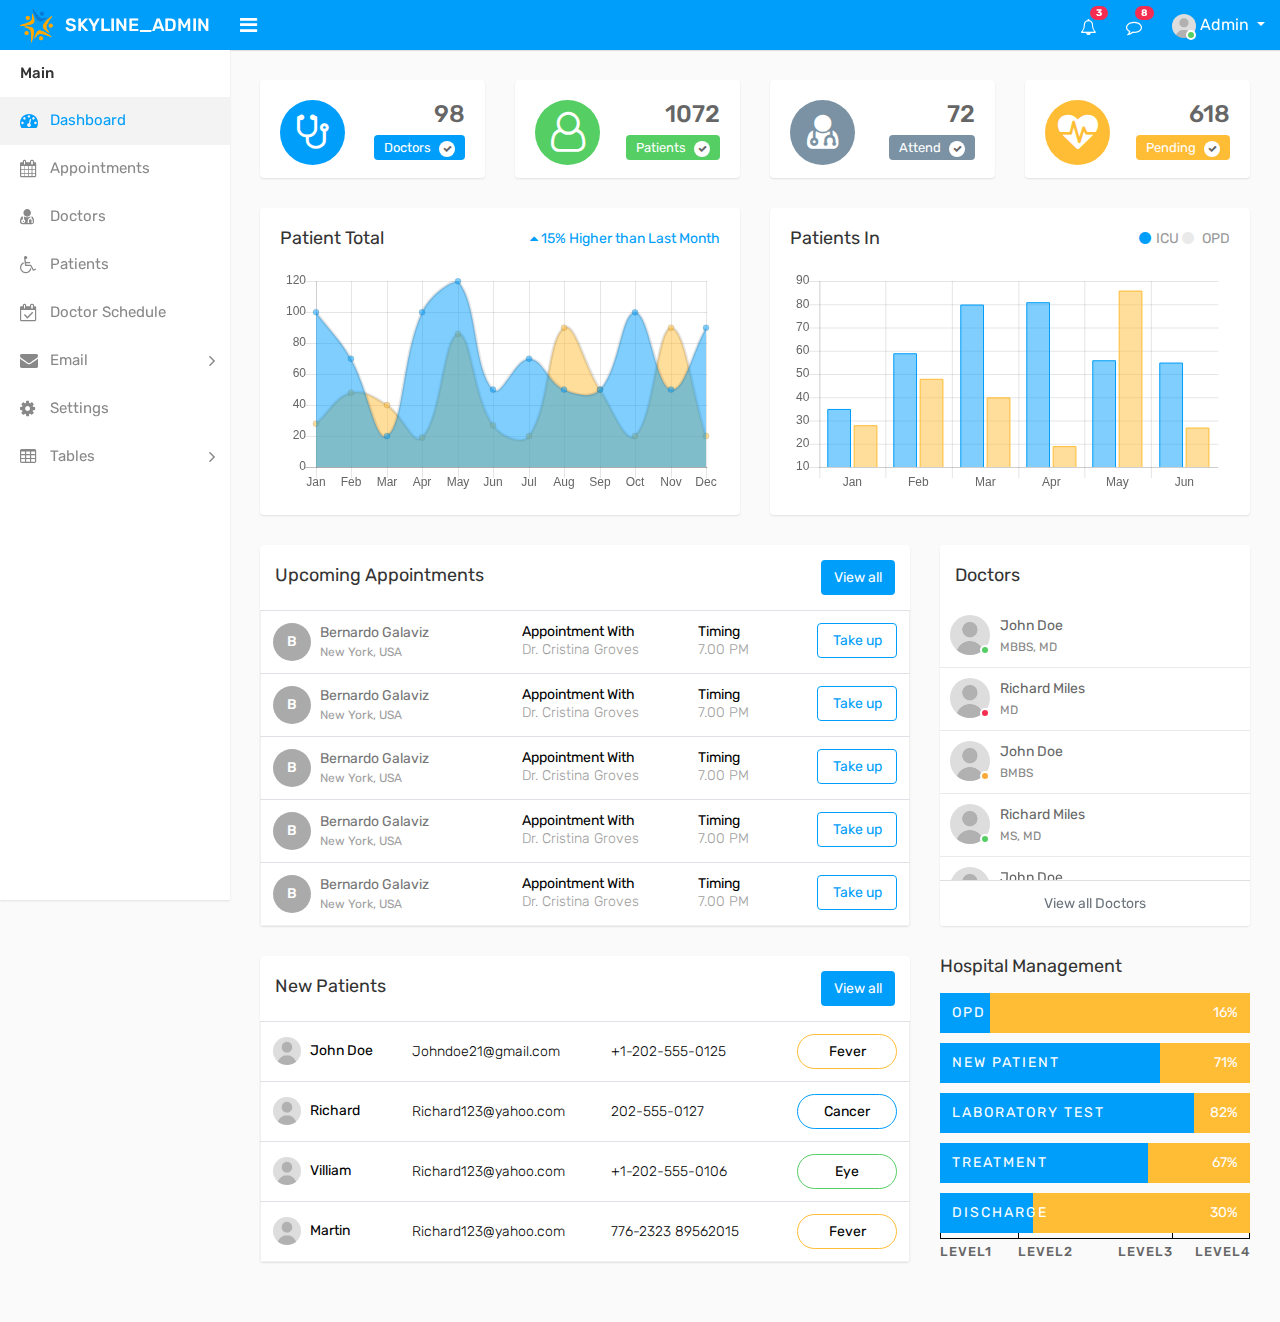
<file: Admin.html>
<!DOCTYPE html>
<html lang="en">



<head>
    <meta charset="utf-8">
    <meta name="viewport" content="width=device-width, initial-scale=1.0, user-scalable=0">
    <link rel="shortcut icon" type="image/x-icon" href="./img/favicon.png">
    <title>SKYLINE_ADMIN</title>
    <link href="https://fonts.googleapis.com/icon?family=Material+Icons" rel="stylesheet">
    <link rel="stylesheet" type="text/css" href="assets/css/bootstrap.min.css">
    <link rel="stylesheet" type="text/css" href="assets/css/font-awesome.min.css">
    <link rel="stylesheet" type="text/css" href="assets/css/style.css">
    <!--[if lt IE 9]>
		<script src="assets/js/html5shiv.min.js"></script>
		<script src="assets/js/respond.min.js"></script>
	<![endif]-->
</head>

<body>
    <div class="main-wrapper">
        <div class="header">
			<div class="header-left">
				<a href="Admin-2.html" class="logo">
					<img src="./img/favicon.png" width="35" height="35" alt=""> <span>SKYLINE_ADMIN</span>
				</a>
			</div>
			<a id="toggle_btn" href="javascript:void(0);"><i class="fa fa-bars"></i></a>
            <a id="mobile_btn" class="mobile_btn float-left" href="#sidebar"><i class="fa fa-bars"></i></a>
            <ul class="nav user-menu float-right">
                <li class="nav-item dropdown d-none d-sm-block">
                    <a href="#" class="dropdown-toggle nav-link" data-toggle="dropdown"><i class="fa fa-bell-o"></i> <span class="badge badge-pill bg-danger float-right">3</span></a>
                    <div class="dropdown-menu notifications">
                        <div class="topnav-dropdown-header">
                            <span>Notifications</span>
                        </div>
                        <div class="drop-scroll">
                            <ul class="notification-list">
                                <li class="notification-message">
                                    <a href="activities.html">
                                        <div class="media">
											<span class="avatar">
												<img alt="John Doe" src="assets/img/user.jpg" class="img-fluid">
											</span>
											<div class="media-body">
												<p class="noti-details"><span class="noti-title">John Doe</span> added new task <span class="noti-title">Patient appointment booking</span></p>
												<p class="noti-time"><span class="notification-time">4 mins ago</span></p>
											</div>
                                        </div>
                                    </a>
                                </li>
                                <li class="notification-message">
                                    <a href="activities.html">
                                        <div class="media">
											<span class="avatar">V</span>
											<div class="media-body">
												<p class="noti-details"><span class="noti-title">Tarah Shropshire</span> changed the task name <span class="noti-title">Appointment booking with payment gateway</span></p>
												<p class="noti-time"><span class="notification-time">6 mins ago</span></p>
											</div>
                                        </div>
                                    </a>
                                </li>
                                <li class="notification-message">
                                    <a href="activities.html">
                                        <div class="media">
											<span class="avatar">L</span>
											<div class="media-body">
												<p class="noti-details"><span class="noti-title">Misty Tison</span> added <span class="noti-title">Domenic Houston</span> and <span class="noti-title">Claire Mapes</span> to project <span class="noti-title">Doctor available module</span></p>
												<p class="noti-time"><span class="notification-time">8 mins ago</span></p>
											</div>
                                        </div>
                                    </a>
                                </li>
                                <li class="notification-message">
                                    <a href="activities.html">
                                        <div class="media">
											<span class="avatar">G</span>
											<div class="media-body">
												<p class="noti-details"><span class="noti-title">Rolland Webber</span> completed task <span class="noti-title">Patient and Doctor video conferencing</span></p>
												<p class="noti-time"><span class="notification-time">12 mins ago</span></p>
											</div>
                                        </div>
                                    </a>
                                </li>
                                <li class="notification-message">
                                    <a href="activities.html">
                                        <div class="media">
											<span class="avatar">V</span>
											<div class="media-body">
												<p class="noti-details"><span class="noti-title">Bernardo Galaviz</span> added new task <span class="noti-title">Private chat module</span></p>
												<p class="noti-time"><span class="notification-time">2 days ago</span></p>
											</div>
                                        </div>
                                    </a>
                                </li>
                            </ul>
                        </div>
                        <div class="topnav-dropdown-footer">
                            <a href="activities.html">View all Notifications</a>
                        </div>
                    </div>
                </li>
                <li class="nav-item dropdown d-none d-sm-block">
                    <a href="javascript:void(0);" id="open_msg_box" class="hasnotifications nav-link"><i class="fa fa-comment-o"></i> <span class="badge badge-pill bg-danger float-right">8</span></a>
                </li>
                <li class="nav-item dropdown has-arrow">
                    <a href="#" class="dropdown-toggle nav-link user-link" data-toggle="dropdown">
                        <span class="user-img">
							<img class="rounded-circle" src="assets/img/user.jpg" width="24" alt="Admin">
							<span class="status online"></span>
						</span>
						<span>Admin</span>
                    </a>
					<div class="dropdown-menu">
						<a class="dropdown-item" href="profile.html">My Profile</a>
						<a class="dropdown-item" href="edit-profile.html">Edit Profile</a>
						<a class="dropdown-item" href="settings.html">Settings</a>
						<a class="dropdown-item" href="index.html">Logout</a>
					</div>
                </li>
            </ul>
            <div class="dropdown mobile-user-menu float-right">
                <a href="#" class="dropdown-toggle" data-toggle="dropdown" aria-expanded="false"><i class="fa fa-ellipsis-v"></i></a>
                <div class="dropdown-menu dropdown-menu-right">
                    <a class="dropdown-item" href="profile.html">My Profile</a>
                    <a class="dropdown-item" href="edit-profile.html">Edit Profile</a>
                    <a class="dropdown-item" href="settings.html">Settings</a>
                    <a class="dropdown-item" href="login.html">Logout</a>
                </div>
            </div>
        </div>
        <div class="sidebar" id="sidebar">
            <div class="sidebar-inner slimscroll">
                <div id="sidebar-menu" class="sidebar-menu">
                    <ul>
                        <li class="menu-title">Main</li>
                        <li class="active">
                            <a href="Admin-2.html"><i class="fa fa-dashboard"></i> <span>Dashboard</span></a>
                        </li>
                        <li>
                            <a href="appointments.html"><i class="fa fa-calendar"></i> <span>Appointments</span></a>
                        </li>
						<li>
                            <a href="doctors.html"><i class="fa fa-user-md"></i> <span>Doctors</span></a>
                        </li>
                        <li>
                            <a href="patients.html"><i class="fa fa-wheelchair"></i> <span>Patients</span></a>
                        </li>

                        <li>
                            <a href="schedule.html"><i class="fa fa-calendar-check-o"></i> <span>Doctor Schedule</span></a>
                        </li>
                        <li class="submenu">
                            <a href="#"><i class="fa fa-envelope"></i> <span> Email</span> <span class="menu-arrow"></span></a>
                            <ul style="display: none;">
                                <li><a href="compose.html">Compose Mail</a></li>
                                <li><a href="inbox.html">Inbox</a></li>
                                <li><a href="mail-view.html">Mail View</a></li>
                            </ul>
                            <a href="settings.html"><i class="fa fa-cog"></i> <span>Settings</span></a>
                        <li class="submenu">
                            <a href="#"><i class="fa fa-table"></i> <span> Tables</span> <span class="menu-arrow"></span></a>
                            <ul style="display: none;">
                                <li><a href="tables-basic.html">Basic Tables</a></li>
                                <li><a href="tables-datatables.html">Data Table</a></li>
                            </ul>
                        </li>
                </div>
            </div>
        </div>
        <div class="page-wrapper">
            <div class="content">
                <div class="row">
                    <div class="col-md-6 col-sm-6 col-lg-6 col-xl-3">
                        <div class="dash-widget">
							<span class="dash-widget-bg1"><i class="fa fa-stethoscope" aria-hidden="true"></i></span>
							<div class="dash-widget-info text-right">
								<h3>98</h3>
								<span class="widget-title1">Doctors <i class="fa fa-check" aria-hidden="true"></i></span>
							</div>
                        </div>
                    </div>
                    <div class="col-md-6 col-sm-6 col-lg-6 col-xl-3">
                        <div class="dash-widget">
                            <span class="dash-widget-bg2"><i class="fa fa-user-o"></i></span>
                            <div class="dash-widget-info text-right">
                                <h3>1072</h3>
                                <span class="widget-title2">Patients <i class="fa fa-check" aria-hidden="true"></i></span>
                            </div>
                        </div>
                    </div>
                    <div class="col-md-6 col-sm-6 col-lg-6 col-xl-3">
                        <div class="dash-widget">
                            <span class="dash-widget-bg3"><i class="fa fa-user-md" aria-hidden="true"></i></span>
                            <div class="dash-widget-info text-right">
                                <h3>72</h3>
                                <span class="widget-title3">Attend <i class="fa fa-check" aria-hidden="true"></i></span>
                            </div>
                        </div>
                    </div>
                    <div class="col-md-6 col-sm-6 col-lg-6 col-xl-3">
                        <div class="dash-widget">
                            <span class="dash-widget-bg4"><i class="fa fa-heartbeat" aria-hidden="true"></i></span>
                            <div class="dash-widget-info text-right">
                                <h3>618</h3>
                                <span class="widget-title4">Pending <i class="fa fa-check" aria-hidden="true"></i></span>
                            </div>
                        </div>
                    </div>
                </div>
				<div class="row">
					<div class="col-12 col-md-6 col-lg-6 col-xl-6">
						<div class="card">
							<div class="card-body">
								<div class="chart-title">
									<h4>Patient Total</h4>
									<span class="float-right"><i class="fa fa-caret-up" aria-hidden="true"></i> 15% Higher than Last Month</span>
								</div>	
								<canvas id="linegraph"></canvas>
							</div>
						</div>
					</div>
					<div class="col-12 col-md-6 col-lg-6 col-xl-6">
						<div class="card">
							<div class="card-body">
								<div class="chart-title">
									<h4>Patients In</h4>
									<div class="float-right">
										<ul class="chat-user-total">
											<li><i class="fa fa-circle current-users" aria-hidden="true"></i>ICU</li>
											<li><i class="fa fa-circle old-users" aria-hidden="true"></i> OPD</li>
										</ul>
									</div>
								</div>	
								<canvas id="bargraph"></canvas>
							</div>
						</div>
					</div>
				</div>
				<div class="row">
					<div class="col-12 col-md-6 col-lg-8 col-xl-8">
						<div class="card">
							<div class="card-header">
								<h4 class="card-title d-inline-block">Upcoming Appointments</h4> <a href="appointments.html" class="btn btn-primary float-right">View all</a>
							</div>
							<div class="card-body p-0">
								<div class="table-responsive">
									<table class="table mb-0">
										<thead class="d-none">
											<tr>
												<th>Patient Name</th>
												<th>Doctor Name</th>
												<th>Timing</th>
												<th class="text-right">Status</th>
											</tr>
										</thead>
										<tbody>
											<tr>
												<td style="min-width: 200px;">
													<a class="avatar" href="profile.html">B</a>
													<h2><a href="profile.html">Bernardo Galaviz <span>New York, USA</span></a></h2>
												</td>                 
												<td>
													<h5 class="time-title p-0">Appointment With</h5>
													<p>Dr. Cristina Groves</p>
												</td>
												<td>
													<h5 class="time-title p-0">Timing</h5>
													<p>7.00 PM</p>
												</td>
												<td class="text-right">
													<a href="appointments.html" class="btn btn-outline-primary take-btn">Take up</a>
												</td>
											</tr>
											<tr>
												<td style="min-width: 200px;">
													<a class="avatar" href="profile.html">B</a>
													<h2><a href="profile.html">Bernardo Galaviz <span>New York, USA</span></a></h2>
												</td>                 
												<td>
													<h5 class="time-title p-0">Appointment With</h5>
													<p>Dr. Cristina Groves</p>
												</td>
												<td>
													<h5 class="time-title p-0">Timing</h5>
													<p>7.00 PM</p>
												</td>
												<td class="text-right">
													<a href="appointments.html" class="btn btn-outline-primary take-btn">Take up</a>
												</td>
											</tr>
											<tr>
												<td style="min-width: 200px;">
													<a class="avatar" href="profile.html">B</a>
													<h2><a href="profile.html">Bernardo Galaviz <span>New York, USA</span></a></h2>
												</td>                 
												<td>
													<h5 class="time-title p-0">Appointment With</h5>
													<p>Dr. Cristina Groves</p>
												</td>
												<td>
													<h5 class="time-title p-0">Timing</h5>
													<p>7.00 PM</p>
												</td>
												<td class="text-right">
													<a href="appointments.html" class="btn btn-outline-primary take-btn">Take up</a>
												</td>
											</tr>
											<tr>
												<td style="min-width: 200px;">
													<a class="avatar" href="profile.html">B</a>
													<h2><a href="profile.html">Bernardo Galaviz <span>New York, USA</span></a></h2>
												</td>                 
												<td>
													<h5 class="time-title p-0">Appointment With</h5>
													<p>Dr. Cristina Groves</p>
												</td>
												<td>
													<h5 class="time-title p-0">Timing</h5>
													<p>7.00 PM</p>
												</td>
												<td class="text-right">
													<a href="appointments.html" class="btn btn-outline-primary take-btn">Take up</a>
												</td>
											</tr>
											<tr>
												<td style="min-width: 200px;">
													<a class="avatar" href="profile.html">B</a>
													<h2><a href="profile.html">Bernardo Galaviz <span>New York, USA</span></a></h2>
												</td>                 
												<td>
													<h5 class="time-title p-0">Appointment With</h5>
													<p>Dr. Cristina Groves</p>
												</td>
												<td>
													<h5 class="time-title p-0">Timing</h5>
													<p>7.00 PM</p>
												</td>
												<td class="text-right">
													<a href="appointments.html" class="btn btn-outline-primary take-btn">Take up</a>
												</td>
											</tr>
										</tbody>
									</table>
								</div>
							</div>
						</div>
					</div>
                    <div class="col-12 col-md-6 col-lg-4 col-xl-4">
                        <div class="card member-panel">
							<div class="card-header bg-white">
								<h4 class="card-title mb-0">Doctors</h4>
							</div>
                            <div class="card-body">
                                <ul class="contact-list">
                                    <li>
                                        <div class="contact-cont">
                                            <div class="float-left user-img m-r-10">
                                                <a href="profile.html" title="John Doe"><img src="assets/img/user.jpg" alt="" class="w-40 rounded-circle"><span class="status online"></span></a>
                                            </div>
                                            <div class="contact-info">
                                                <span class="contact-name text-ellipsis">John Doe</span>
                                                <span class="contact-date">MBBS, MD</span>
                                            </div>
                                        </div>
                                    </li>
                                    <li>
                                        <div class="contact-cont">
                                            <div class="float-left user-img m-r-10">
                                                <a href="profile.html" title="Richard Miles"><img src="assets/img/user.jpg" alt="" class="w-40 rounded-circle"><span class="status offline"></span></a>
                                            </div>
                                            <div class="contact-info">
                                                <span class="contact-name text-ellipsis">Richard Miles</span>
                                                <span class="contact-date">MD</span>
                                            </div>
                                        </div>
                                    </li>
                                    <li>
                                        <div class="contact-cont">
                                            <div class="float-left user-img m-r-10">
                                                <a href="profile.html" title="John Doe"><img src="assets/img/user.jpg" alt="" class="w-40 rounded-circle"><span class="status away"></span></a>
                                            </div>
                                            <div class="contact-info">
                                                <span class="contact-name text-ellipsis">John Doe</span>
                                                <span class="contact-date">BMBS</span>
                                            </div>
                                        </div>
                                    </li>
                                    <li>
                                        <div class="contact-cont">
                                            <div class="float-left user-img m-r-10">
                                                <a href="profile.html" title="Richard Miles"><img src="assets/img/user.jpg" alt="" class="w-40 rounded-circle"><span class="status online"></span></a>
                                            </div>
                                            <div class="contact-info">
                                                <span class="contact-name text-ellipsis">Richard Miles</span>
                                                <span class="contact-date">MS, MD</span>
                                            </div>
                                        </div>
                                    </li>
                                    <li>
                                        <div class="contact-cont">
                                            <div class="float-left user-img m-r-10">
                                                <a href="profile.html" title="John Doe"><img src="assets/img/user.jpg" alt="" class="w-40 rounded-circle"><span class="status offline"></span></a>
                                            </div>
                                            <div class="contact-info">
                                                <span class="contact-name text-ellipsis">John Doe</span>
                                                <span class="contact-date">MBBS</span>
                                            </div>
                                        </div>
                                    </li>
                                    <li>
                                        <div class="contact-cont">
                                            <div class="float-left user-img m-r-10">
                                                <a href="profile.html" title="Richard Miles"><img src="assets/img/user.jpg" alt="" class="w-40 rounded-circle"><span class="status away"></span></a>
                                            </div>
                                            <div class="contact-info">
                                                <span class="contact-name text-ellipsis">Richard Miles</span>
                                                <span class="contact-date">MBBS, MD</span>
                                            </div>
                                        </div>
                                    </li>
                                </ul>
                            </div>
                            <div class="card-footer text-center bg-white">
                                <a href="doctors.html" class="text-muted">View all Doctors</a>
                            </div>
                        </div>
                    </div>
				</div>
				<div class="row">
					<div class="col-12 col-md-6 col-lg-8 col-xl-8">
						<div class="card">
							<div class="card-header">
								<h4 class="card-title d-inline-block">New Patients </h4> <a href="patients.html" class="btn btn-primary float-right">View all</a>
							</div>
							<div class="card-block">
								<div class="table-responsive">
									<table class="table mb-0 new-patient-table">
										<tbody>
											<tr>
												<td>
													<img width="28" height="28" class="rounded-circle" src="assets/img/user.jpg" alt=""> 
													<h2>John Doe</h2>
												</td>
												<td>Johndoe21@gmail.com</td>
												<td>+1-202-555-0125</td>
												<td><button class="btn btn-primary btn-primary-one float-right">Fever</button></td>
											</tr>
											<tr>
												<td>
													<img width="28" height="28" class="rounded-circle" src="assets/img/user.jpg" alt=""> 
													<h2>Richard</h2>
												</td>
												<td>Richard123@yahoo.com</td>
												<td>202-555-0127</td>
												<td><button class="btn btn-primary btn-primary-two float-right">Cancer</button></td>
											</tr>
											<tr>
												<td>
													<img width="28" height="28" class="rounded-circle" src="assets/img/user.jpg" alt=""> 
													<h2>Villiam</h2>
												</td>
												<td>Richard123@yahoo.com</td>
												<td>+1-202-555-0106</td>
												<td><button class="btn btn-primary btn-primary-three float-right">Eye</button></td>
											</tr>
											<tr>
												<td>
													<img width="28" height="28" class="rounded-circle" src="assets/img/user.jpg" alt=""> 
													<h2>Martin</h2>
												</td>
												<td>Richard123@yahoo.com</td>
												<td>776-2323 89562015</td>
												<td><button class="btn btn-primary btn-primary-four float-right">Fever</button></td>
											</tr>
										</tbody>
									</table>
								</div>
							</div>
						</div>
					</div>
					<div class="col-12 col-md-6 col-lg-4 col-xl-4">
						<div class="hospital-barchart">
							<h4 class="card-title d-inline-block">Hospital Management</h4>
						</div>
						<div class="bar-chart">
							<div class="legend">
								<div class="item">
									<h4>Level1</h4>
								</div>
								
								<div class="item">
									<h4>Level2</h4>
								</div>
								<div class="item text-right">
									<h4>Level3</h4>
								</div>
								<div class="item text-right">
									<h4>Level4</h4>
								</div>
							</div>
							<div class="chart clearfix">
								<div class="item">
									<div class="bar">
										<span class="percent">16%</span>
										<div class="item-progress" data-percent="16">
											<span class="title">OPD Patient</span>
										</div>
									</div>
								</div>
								<div class="item">
									<div class="bar">
										<span class="percent">71%</span>
										<div class="item-progress" data-percent="71">
											<span class="title">New Patient</span>
										</div>
									</div>
								</div>
								<div class="item">
									<div class="bar">
										<span class="percent">82%</span>
										<div class="item-progress" data-percent="82">
											<span class="title">Laboratory Test</span>
										</div>
									</div>
								</div>
								<div class="item">
									<div class="bar">
										<span class="percent">67%</span>
										<div class="item-progress" data-percent="67">
											<span class="title">Treatment</span>
										</div>
									</div>
								</div>
								<div class="item">
									<div class="bar">
										<span class="percent">30%</span>									
										<div class="item-progress" data-percent="30">
											<span class="title">Discharge</span>
										</div>
									</div>
								</div>
							</div>
						</div>
					 </div>
				</div>
            </div>
            <div class="notification-box">
                <div class="msg-sidebar notifications msg-noti">
                    <div class="topnav-dropdown-header">
                        <span>Messages</span>
                    </div>
                    <div class="drop-scroll msg-list-scroll" id="msg_list">
                    </div>
                    <div class="topnav-dropdown-footer">
                        <a href="chat.html">See all messages</a>
                    </div>
                </div>
            </div>
        </div>
    </div>
    <div class="sidebar-overlay" data-reff=""></div>
    <script src="assets/js/jquery-3.2.1.min.js"></script>
	<script src="assets/js/popper.min.js"></script>
    <script src="assets/js/bootstrap.min.js"></script>
    <script src="assets/js/jquery.slimscroll.js"></script>
    <script src="assets/js/Chart.bundle.js"></script>
    <script src="assets/js/chart.js"></script>
    <script src="assets/js/app.js"></script>

</body>



</html>
</file>
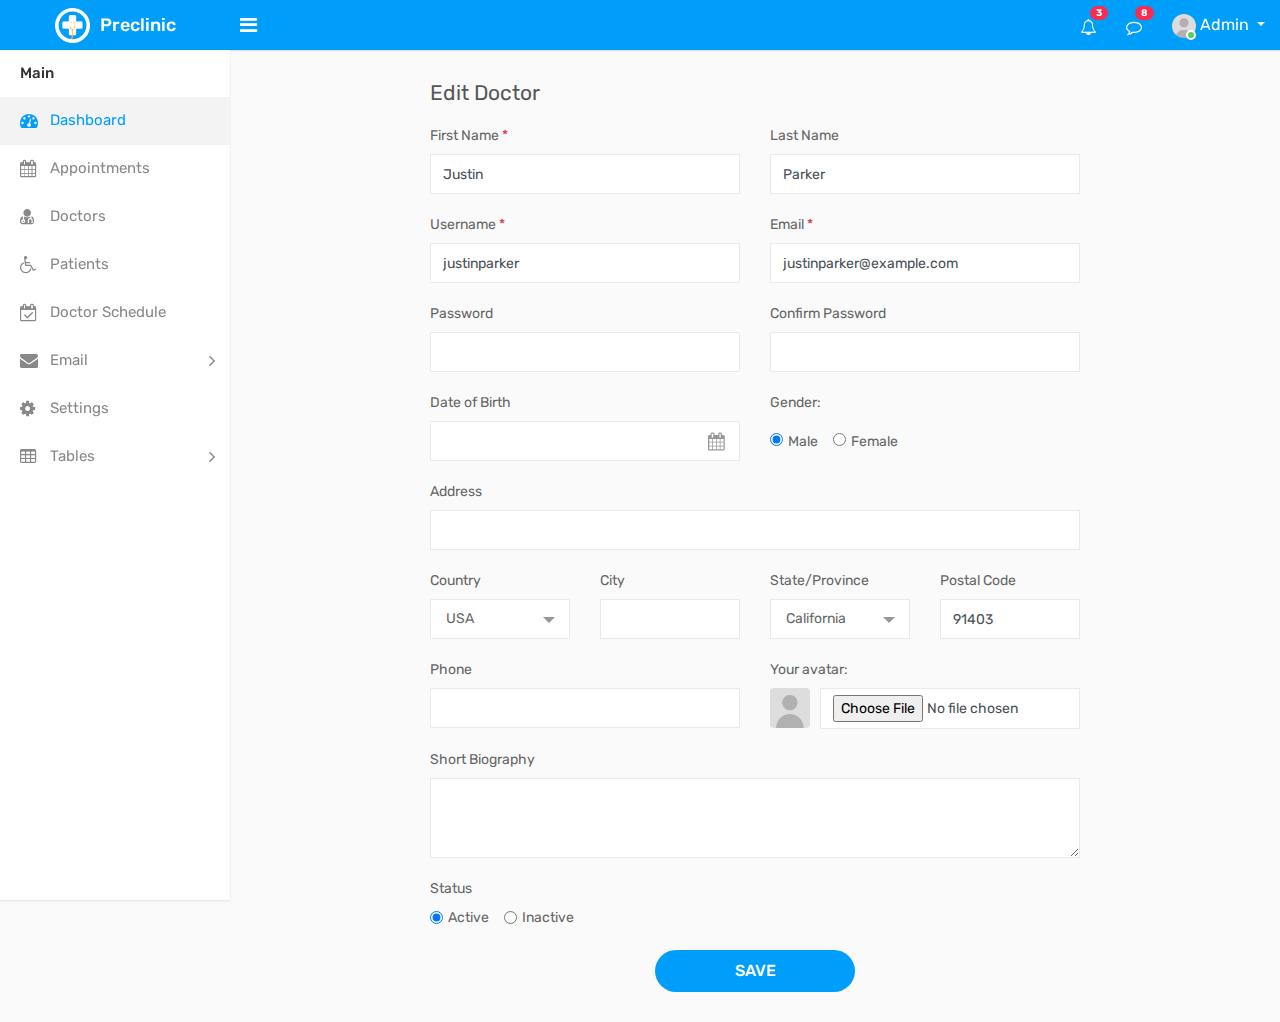
<file: edit-doctor.html>
<!DOCTYPE html>
<html lang="en">


<!-- edit-doctor24:06-->
<head>
    <meta charset="utf-8">
    <meta name="viewport" content="width=device-width, initial-scale=1.0, user-scalable=0">
    <link rel="shortcut icon" type="image/x-icon" href="assets/img/favicon.ico">
    <title>Preclinic - Medical & Hospital - Bootstrap 4 Admin Template</title>
    <link rel="stylesheet" type="text/css" href="assets/css/bootstrap.min.css">
    <link rel="stylesheet" type="text/css" href="assets/css/font-awesome.min.css">
    <link rel="stylesheet" type="text/css" href="assets/css/select2.min.css">
    <link rel="stylesheet" type="text/css" href="assets/css/bootstrap-datetimepicker.min.css">
    <link rel="stylesheet" type="text/css" href="assets/css/style.css">
    <!--[if lt IE 9]>
		<script src="assets/js/html5shiv.min.js"></script>
		<script src="assets/js/respond.min.js"></script>
	<![endif]-->
</head>

<body>
    <div class="main-wrapper">
        <div class="header">
			<div class="header-left">
				<a href="index-2.html" class="logo">
					<img src="assets/img/logo.png" width="35" height="35" alt=""> <span>Preclinic</span>
				</a>
			</div>
			<a id="toggle_btn" href="javascript:void(0);"><i class="fa fa-bars"></i></a>
            <a id="mobile_btn" class="mobile_btn float-left" href="#sidebar"><i class="fa fa-bars"></i></a>
            <ul class="nav user-menu float-right">
                <li class="nav-item dropdown d-none d-sm-block">
                    <a href="#" class="dropdown-toggle nav-link" data-toggle="dropdown"><i class="fa fa-bell-o"></i> <span class="badge badge-pill bg-danger float-right">3</span></a>
                    <div class="dropdown-menu notifications">
                        <div class="topnav-dropdown-header">
                            <span>Notifications</span>
                        </div>
                        <div class="drop-scroll">
                            <ul class="notification-list">
                                <li class="notification-message">
                                    <a href="activities.html">
                                        <div class="media">
											<span class="avatar">
												<img alt="John Doe" src="assets/img/user.jpg" class="img-fluid rounded-circle">
											</span>
											<div class="media-body">
												<p class="noti-details"><span class="noti-title">John Doe</span> added new task <span class="noti-title">Patient appointment booking</span></p>
												<p class="noti-time"><span class="notification-time">4 mins ago</span></p>
											</div>
                                        </div>
                                    </a>
                                </li>
                                <li class="notification-message">
                                    <a href="activities.html">
                                        <div class="media">
											<span class="avatar">V</span>
											<div class="media-body">
												<p class="noti-details"><span class="noti-title">Tarah Shropshire</span> changed the task name <span class="noti-title">Appointment booking with payment gateway</span></p>
												<p class="noti-time"><span class="notification-time">6 mins ago</span></p>
											</div>
                                        </div>
                                    </a>
                                </li>
                                <li class="notification-message">
                                    <a href="activities.html">
                                        <div class="media">
											<span class="avatar">L</span>
											<div class="media-body">
												<p class="noti-details"><span class="noti-title">Misty Tison</span> added <span class="noti-title">Domenic Houston</span> and <span class="noti-title">Claire Mapes</span> to project <span class="noti-title">Doctor available module</span></p>
												<p class="noti-time"><span class="notification-time">8 mins ago</span></p>
											</div>
                                        </div>
                                    </a>
                                </li>
                                <li class="notification-message">
                                    <a href="activities.html">
                                        <div class="media">
											<span class="avatar">G</span>
											<div class="media-body">
												<p class="noti-details"><span class="noti-title">Rolland Webber</span> completed task <span class="noti-title">Patient and Doctor video conferencing</span></p>
												<p class="noti-time"><span class="notification-time">12 mins ago</span></p>
											</div>
                                        </div>
                                    </a>
                                </li>
                                <li class="notification-message">
                                    <a href="activities.html">
                                        <div class="media">
											<span class="avatar">V</span>
											<div class="media-body">
												<p class="noti-details"><span class="noti-title">Bernardo Galaviz</span> added new task <span class="noti-title">Private chat module</span></p>
												<p class="noti-time"><span class="notification-time">2 days ago</span></p>
											</div>
                                        </div>
                                    </a>
                                </li>
                            </ul>
                        </div>
                        <div class="topnav-dropdown-footer">
                            <a href="activities.html">View all Notifications</a>
                        </div>
                    </div>
                </li>
                <li class="nav-item dropdown d-none d-sm-block">
                    <a href="javascript:void(0);" id="open_msg_box" class="hasnotifications nav-link"><i class="fa fa-comment-o"></i> <span class="badge badge-pill bg-danger float-right">8</span></a>
                </li>
                <li class="nav-item dropdown has-arrow">
                    <a href="#" class="dropdown-toggle nav-link user-link" data-toggle="dropdown">
                        <span class="user-img"><img class="rounded-circle" src="assets/img/user.jpg" width="40" alt="Admin">
							<span class="status online"></span></span>
                        <span>Admin</span>
                    </a>
					<div class="dropdown-menu">
						<a class="dropdown-item" href="profile.html">My Profile</a>
						<a class="dropdown-item" href="edit-profile.html">Edit Profile</a>
						<a class="dropdown-item" href="settings.html">Settings</a>
						<a class="dropdown-item" href="index.html">Logout</a>
					</div>
                </li>
            </ul>
            <div class="dropdown mobile-user-menu float-right">
                <a href="#" class="nav-link dropdown-toggle" data-toggle="dropdown" aria-expanded="false"><i class="fa fa-ellipsis-v"></i></a>
                <div class="dropdown-menu dropdown-menu-right">
                    <a class="dropdown-item" href="profile.html">My Profile</a>
                    <a class="dropdown-item" href="edit-profile.html">Edit Profile</a>
                    <a class="dropdown-item" href="settings.html">Settings</a>
                    <a class="dropdown-item" href="index.html">Logout</a>
                </div>
            </div>
        </div>
        <div class="sidebar" id="sidebar">
            <div class="sidebar-inner slimscroll">
                <div id="sidebar-menu" class="sidebar-menu">
                    <ul>
                        <li class="menu-title">Main</li>
                        <li class="active">
                            <a href="index-2.html"><i class="fa fa-dashboard"></i> <span>Dashboard</span></a>
                        </li>
                        <li>
                            <a href="appointments.html"><i class="fa fa-calendar"></i> <span>Appointments</span></a>
                        </li>
						<li>
                            <a href="doctors.html"><i class="fa fa-user-md"></i> <span>Doctors</span></a>
                        </li>
                        <li>
                            <a href="patients.html"><i class="fa fa-wheelchair"></i> <span>Patients</span></a>
                        </li>

                        <li>
                            <a href="schedule.html"><i class="fa fa-calendar-check-o"></i> <span>Doctor Schedule</span></a>
                        </li>
                        <li class="submenu">
                            <a href="#"><i class="fa fa-envelope"></i> <span> Email</span> <span class="menu-arrow"></span></a>
                            <ul style="display: none;">
                                <li><a href="compose.html">Compose Mail</a></li>
                                <li><a href="inbox.html">Inbox</a></li>
                                <li><a href="mail-view.html">Mail View</a></li>
                            </ul>
                            <a href="settings.html"><i class="fa fa-cog"></i> <span>Settings</span></a>
                        <li class="submenu">
                            <a href="#"><i class="fa fa-table"></i> <span> Tables</span> <span class="menu-arrow"></span></a>
                            <ul style="display: none;">
                                <li><a href="tables-basic.html">Basic Tables</a></li>
                                <li><a href="tables-datatables.html">Data Table</a></li>
                            </ul>
                        </li>
                </div>
            </div>
        </div>       
        <div class="page-wrapper">
            <div class="content">
                <div class="row">
                    <div class="col-lg-8 offset-lg-2">
                        <h4 class="page-title">Edit Doctor</h4>
                    </div>
                </div>
                <div class="row">
                    <div class="col-lg-8 offset-lg-2">
                        <form>
                            <div class="row">
                                <div class="col-sm-6">
                                    <div class="form-group">
                                        <label>First Name <span class="text-danger">*</span></label>
                                        <input class="form-control" type="text" value="Justin">
                                    </div>
                                </div>
                                <div class="col-sm-6">
                                    <div class="form-group">
                                        <label>Last Name</label>
                                        <input class="form-control" type="text" value="Parker">
                                    </div>
                                </div>
                                <div class="col-sm-6">
                                    <div class="form-group">
                                        <label>Username <span class="text-danger">*</span></label>
                                        <input class="form-control" type="text" value="justinparker">
                                    </div>
                                </div>
                                <div class="col-sm-6">
                                    <div class="form-group">
                                        <label>Email <span class="text-danger">*</span></label>
                                        <input class="form-control" type="email" value="justinparker@example.com">
                                    </div>
                                </div>
                                <div class="col-sm-6">
                                    <div class="form-group">
                                        <label>Password</label>
                                        <input class="form-control" type="password">
                                    </div>
                                </div>
                                <div class="col-sm-6">
                                    <div class="form-group">
                                        <label>Confirm Password</label>
                                        <input class="form-control" type="password">
                                    </div>
                                </div>
								<div class="col-sm-6">
                                    <div class="form-group">
                                        <label>Date of Birth</label>
                                        <div class="cal-icon">
                                            <input type="text" class="form-control datetimepicker">
                                        </div>
                                    </div>
                                </div>
                                <div class="col-sm-6">
									<div class="form-group gender-select">
										<label class="gen-label">Gender:</label>
										<div class="form-check-inline">
											<label class="form-check-label">
												<input type="radio" name="gender" class="form-check-input" checked>Male
											</label>
										</div>
										<div class="form-check-inline">
											<label class="form-check-label">
												<input type="radio" name="gender" class="form-check-input">Female
											</label>
										</div>
									</div>
                                </div>
								<div class="col-sm-12">
									<div class="row">
										<div class="col-sm-12">
											<div class="form-group">
												<label>Address</label>
												<input type="text" class="form-control ">
											</div>
										</div>
										<div class="col-sm-6 col-md-6 col-lg-3">
											<div class="form-group">
												<label>Country</label>
												<select class="form-control select">
													<option>USA</option>
													<option>United Kingdom</option>
												</select>
											</div>
										</div>
										<div class="col-sm-6 col-md-6 col-lg-3">
											<div class="form-group">
												<label>City</label>
												<input type="text" class="form-control">
											</div>
										</div>
										<div class="col-sm-6 col-md-6 col-lg-3">
											<div class="form-group">
												<label>State/Province</label>
												<select class="form-control select">
													<option>California</option>
													<option>Alaska</option>
													<option>Alabama</option>
												</select>
											</div>
										</div>
										<div class="col-sm-6 col-md-6 col-lg-3">
											<div class="form-group">
												<label>Postal Code</label>
												<input type="text" value="91403" class="form-control">
											</div>
										</div>
									</div>
								</div>
                                <div class="col-sm-6">
                                    <div class="form-group">
                                        <label>Phone </label>
                                        <input class="form-control" type="text">
                                    </div>
                                </div>
                                <div class="col-sm-6">
									<div class="form-group">
										<label>Your avatar:</label>
										<div class="profile-upload">
											<div class="upload-img">
												<img alt="" src="assets/img/user.jpg">
											</div>
											<div class="upload-input">
												<input type="file" class="form-control">
											</div>
										</div>
									</div>
                                </div>
                            </div>
							<div class="form-group">
                                <label>Short Biography</label>
                                <textarea class="form-control" rows="3" cols="30"></textarea>
                            </div>
                            <div class="form-group">
                                <label class="display-block">Status</label>
								<div class="form-check form-check-inline">
									<input class="form-check-input" type="radio" name="status" id="doctor_active" value="option1" checked>
									<label class="form-check-label" for="doctor_active">
									Active
									</label>
								</div>
								<div class="form-check form-check-inline">
									<input class="form-check-input" type="radio" name="status" id="doctor_inactive" value="option2">
									<label class="form-check-label" for="doctor_inactive">
									Inactive
									</label>
								</div>
                            </div>
                            <div class="m-t-20 text-center">
                                <button class="btn btn-primary submit-btn">Save</button>
                            </div>
                        </form>
                    </div>
                </div>
            </div>
			<div class="notification-box">
                <div class="msg-sidebar notifications msg-noti">
                    <div class="topnav-dropdown-header">
                        <span>Messages</span>
                    </div>
                    <div class="drop-scroll msg-list-scroll" id="msg_list">
                        <ul class="list-box">
                            <li>
                                <a href="chat.html">
                                    <div class="list-item">
                                        <div class="list-left">
                                            <span class="avatar">R</span>
                                        </div>
                                        <div class="list-body">
                                            <span class="message-author">Richard Miles </span>
                                            <span class="message-time">12:28 AM</span>
                                            <div class="clearfix"></div>
                                            <span class="message-content">Lorem ipsum dolor sit amet, consectetur adipiscing</span>
                                        </div>
                                    </div>
                                </a>
                            </li>
                            <li>
                                <a href="chat.html">
                                    <div class="list-item new-message">
                                        <div class="list-left">
                                            <span class="avatar">J</span>
                                        </div>
                                        <div class="list-body">
                                            <span class="message-author">John Doe</span>
                                            <span class="message-time">1 Aug</span>
                                            <div class="clearfix"></div>
                                            <span class="message-content">Lorem ipsum dolor sit amet, consectetur adipiscing</span>
                                        </div>
                                    </div>
                                </a>
                            </li>
                            <li>
                                <a href="chat.html">
                                    <div class="list-item">
                                        <div class="list-left">
                                            <span class="avatar">T</span>
                                        </div>
                                        <div class="list-body">
                                            <span class="message-author"> Tarah Shropshire </span>
                                            <span class="message-time">12:28 AM</span>
                                            <div class="clearfix"></div>
                                            <span class="message-content">Lorem ipsum dolor sit amet, consectetur adipiscing</span>
                                        </div>
                                    </div>
                                </a>
                            </li>
                            <li>
                                <a href="chat.html">
                                    <div class="list-item">
                                        <div class="list-left">
                                            <span class="avatar">M</span>
                                        </div>
                                        <div class="list-body">
                                            <span class="message-author">Mike Litorus</span>
                                            <span class="message-time">12:28 AM</span>
                                            <div class="clearfix"></div>
                                            <span class="message-content">Lorem ipsum dolor sit amet, consectetur adipiscing</span>
                                        </div>
                                    </div>
                                </a>
                            </li>
                            <li>
                                <a href="chat.html">
                                    <div class="list-item">
                                        <div class="list-left">
                                            <span class="avatar">C</span>
                                        </div>
                                        <div class="list-body">
                                            <span class="message-author"> Catherine Manseau </span>
                                            <span class="message-time">12:28 AM</span>
                                            <div class="clearfix"></div>
                                            <span class="message-content">Lorem ipsum dolor sit amet, consectetur adipiscing</span>
                                        </div>
                                    </div>
                                </a>
                            </li>
                            <li>
                                <a href="chat.html">
                                    <div class="list-item">
                                        <div class="list-left">
                                            <span class="avatar">D</span>
                                        </div>
                                        <div class="list-body">
                                            <span class="message-author"> Domenic Houston </span>
                                            <span class="message-time">12:28 AM</span>
                                            <div class="clearfix"></div>
                                            <span class="message-content">Lorem ipsum dolor sit amet, consectetur adipiscing</span>
                                        </div>
                                    </div>
                                </a>
                            </li>
                            <li>
                                <a href="chat.html">
                                    <div class="list-item">
                                        <div class="list-left">
                                            <span class="avatar">B</span>
                                        </div>
                                        <div class="list-body">
                                            <span class="message-author"> Buster Wigton </span>
                                            <span class="message-time">12:28 AM</span>
                                            <div class="clearfix"></div>
                                            <span class="message-content">Lorem ipsum dolor sit amet, consectetur adipiscing</span>
                                        </div>
                                    </div>
                                </a>
                            </li>
                            <li>
                                <a href="chat.html">
                                    <div class="list-item">
                                        <div class="list-left">
                                            <span class="avatar">R</span>
                                        </div>
                                        <div class="list-body">
                                            <span class="message-author"> Rolland Webber </span>
                                            <span class="message-time">12:28 AM</span>
                                            <div class="clearfix"></div>
                                            <span class="message-content">Lorem ipsum dolor sit amet, consectetur adipiscing</span>
                                        </div>
                                    </div>
                                </a>
                            </li>
                            <li>
                                <a href="chat.html">
                                    <div class="list-item">
                                        <div class="list-left">
                                            <span class="avatar">C</span>
                                        </div>
                                        <div class="list-body">
                                            <span class="message-author"> Claire Mapes </span>
                                            <span class="message-time">12:28 AM</span>
                                            <div class="clearfix"></div>
                                            <span class="message-content">Lorem ipsum dolor sit amet, consectetur adipiscing</span>
                                        </div>
                                    </div>
                                </a>
                            </li>
                            <li>
                                <a href="chat.html">
                                    <div class="list-item">
                                        <div class="list-left">
                                            <span class="avatar">M</span>
                                        </div>
                                        <div class="list-body">
                                            <span class="message-author">Melita Faucher</span>
                                            <span class="message-time">12:28 AM</span>
                                            <div class="clearfix"></div>
                                            <span class="message-content">Lorem ipsum dolor sit amet, consectetur adipiscing</span>
                                        </div>
                                    </div>
                                </a>
                            </li>
                            <li>
                                <a href="chat.html">
                                    <div class="list-item">
                                        <div class="list-left">
                                            <span class="avatar">J</span>
                                        </div>
                                        <div class="list-body">
                                            <span class="message-author">Jeffery Lalor</span>
                                            <span class="message-time">12:28 AM</span>
                                            <div class="clearfix"></div>
                                            <span class="message-content">Lorem ipsum dolor sit amet, consectetur adipiscing</span>
                                        </div>
                                    </div>
                                </a>
                            </li>
                            <li>
                                <a href="chat.html">
                                    <div class="list-item">
                                        <div class="list-left">
                                            <span class="avatar">L</span>
                                        </div>
                                        <div class="list-body">
                                            <span class="message-author">Loren Gatlin</span>
                                            <span class="message-time">12:28 AM</span>
                                            <div class="clearfix"></div>
                                            <span class="message-content">Lorem ipsum dolor sit amet, consectetur adipiscing</span>
                                        </div>
                                    </div>
                                </a>
                            </li>
                            <li>
                                <a href="chat.html">
                                    <div class="list-item">
                                        <div class="list-left">
                                            <span class="avatar">T</span>
                                        </div>
                                        <div class="list-body">
                                            <span class="message-author">Tarah Shropshire</span>
                                            <span class="message-time">12:28 AM</span>
                                            <div class="clearfix"></div>
                                            <span class="message-content">Lorem ipsum dolor sit amet, consectetur adipiscing</span>
                                        </div>
                                    </div>
                                </a>
                            </li>
                        </ul>
                    </div>
                    <div class="topnav-dropdown-footer">
                        <a href="chat.html">See all messages</a>
                    </div>
                </div>
            </div>
        </div>
    </div>
    <div class="sidebar-overlay" data-reff=""></div>
    <script src="assets/js/jquery-3.2.1.min.js"></script>
	<script src="assets/js/popper.min.js"></script>
    <script src="assets/js/bootstrap.min.js"></script>
    <script src="assets/js/jquery.slimscroll.js"></script>
    <script src="assets/js/select2.min.js"></script>
	<script src="assets/js/moment.min.js"></script>
	<script src="assets/js/bootstrap-datetimepicker.min.js"></script>
    <script src="assets/js/app.js"></script>
</body>


<!-- edit-doctor24:06-->
</html>
</file>
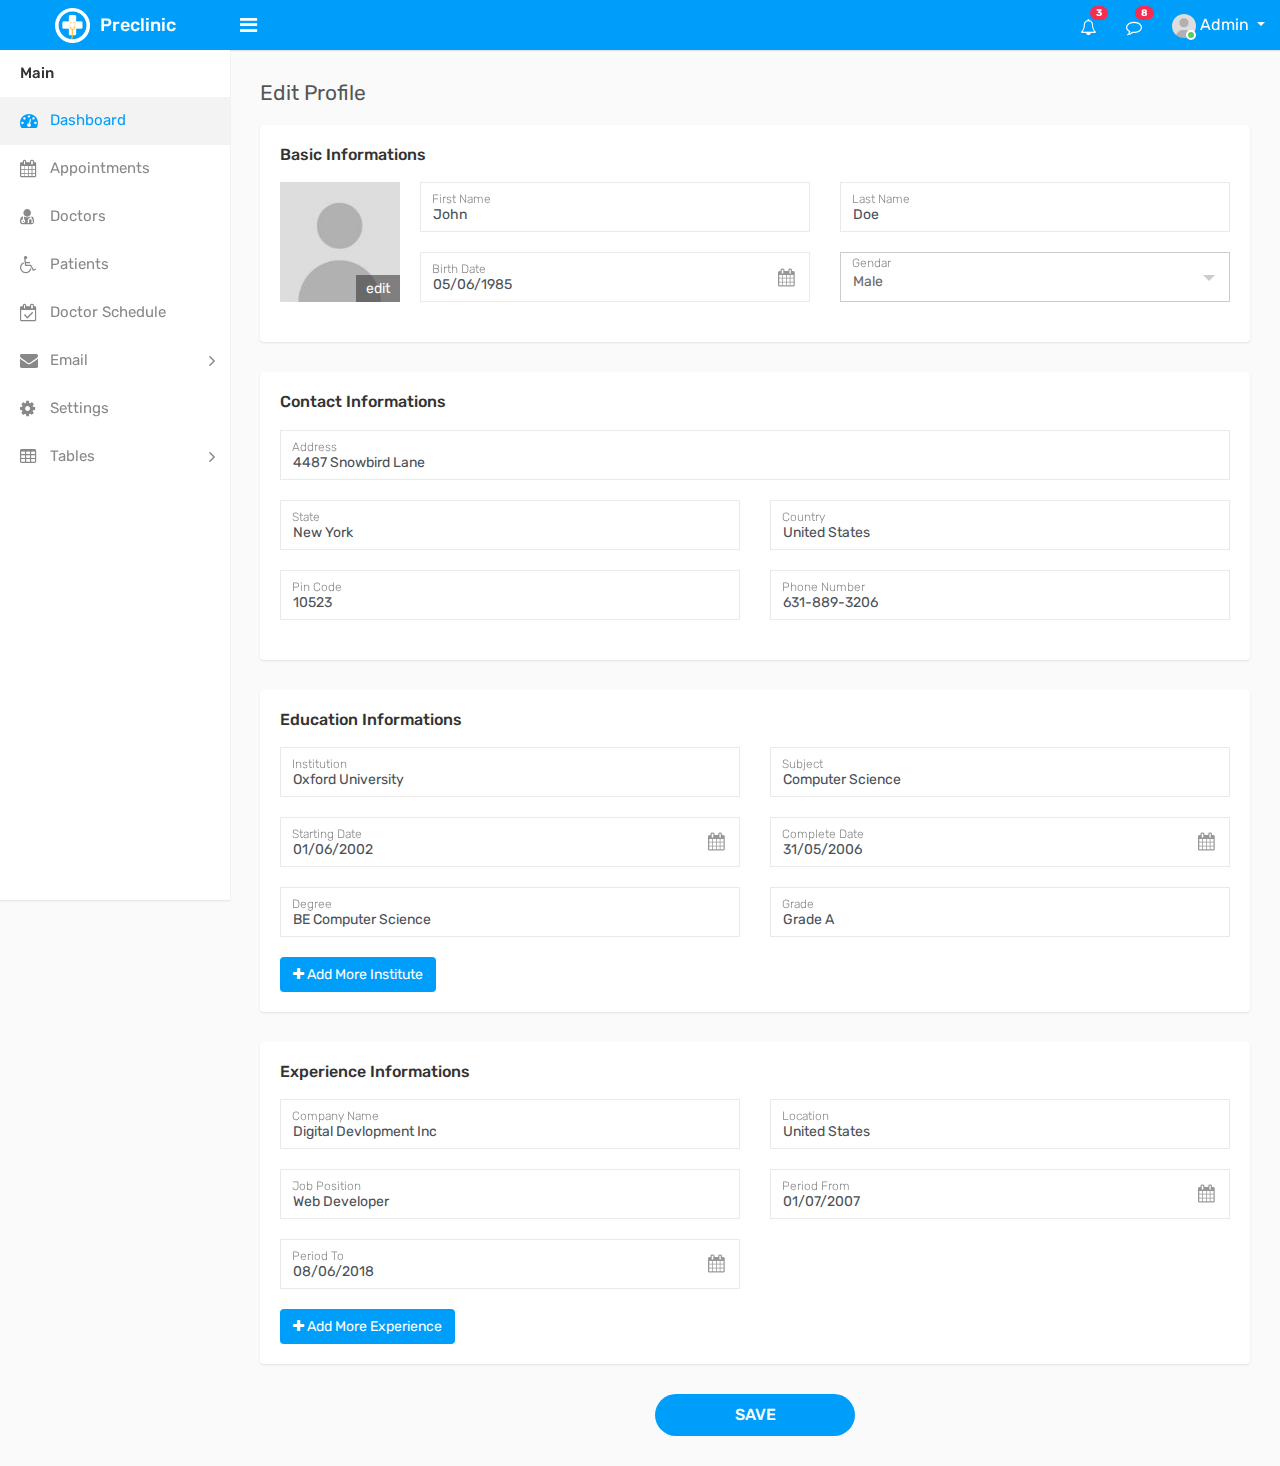
<file: edit-profile.html>
<!DOCTYPE html>
<html lang="en">


<!-- edit-profile23:03-->
<head>
    <meta charset="utf-8">
    <meta name="viewport" content="width=device-width, initial-scale=1.0, user-scalable=0">
    <link rel="shortcut icon" type="image/x-icon" href="assets/img/favicon.ico">
    <title>Preclinic - Medical & Hospital - Bootstrap 4 Admin Template</title>
    <link rel="stylesheet" type="text/css" href="assets/css/bootstrap.min.css">
    <link rel="stylesheet" type="text/css" href="assets/css/font-awesome.min.css">
    <link rel="stylesheet" type="text/css" href="assets/css/select2.min.css">
    <link rel="stylesheet" type="text/css" href="assets/css/bootstrap-datetimepicker.min.css">
    <link rel="stylesheet" type="text/css" href="assets/css/style.css">
    <!--[if lt IE 9]>
		<script src="assets/js/html5shiv.min.js"></script>
		<script src="assets/js/respond.min.js"></script>
	<![endif]-->
</head>

<body>
    <div class="main-wrapper">
        <div class="header">
			<div class="header-left">
				<a href="index-2.html" class="logo">
					<img src="assets/img/logo.png" width="35" height="35" alt=""> <span>Preclinic</span>
				</a>
			</div>
			<a id="toggle_btn" href="javascript:void(0);"><i class="fa fa-bars"></i></a>
            <a id="mobile_btn" class="mobile_btn float-left" href="#sidebar"><i class="fa fa-bars"></i></a>
            <ul class="nav user-menu float-right">
                <li class="nav-item dropdown d-none d-sm-block">
                    <a href="#" class="dropdown-toggle nav-link" data-toggle="dropdown"><i class="fa fa-bell-o"></i> <span class="badge badge-pill bg-danger float-right">3</span></a>
                    <div class="dropdown-menu notifications">
                        <div class="topnav-dropdown-header">
                            <span>Notifications</span>
                        </div>
                        <div class="drop-scroll">
                            <ul class="notification-list">
                                <li class="notification-message">
                                    <a href="activities.html">
                                        <div class="media">
											<span class="avatar">
												<img alt="John Doe" src="assets/img/user.jpg" class="img-fluid rounded-circle">
											</span>
											<div class="media-body">
												<p class="noti-details"><span class="noti-title">John Doe</span> added new task <span class="noti-title">Patient appointment booking</span></p>
												<p class="noti-time"><span class="notification-time">4 mins ago</span></p>
											</div>
                                        </div>
                                    </a>
                                </li>
                                <li class="notification-message">
                                    <a href="activities.html">
                                        <div class="media">
											<span class="avatar">V</span>
											<div class="media-body">
												<p class="noti-details"><span class="noti-title">Tarah Shropshire</span> changed the task name <span class="noti-title">Appointment booking with payment gateway</span></p>
												<p class="noti-time"><span class="notification-time">6 mins ago</span></p>
											</div>
                                        </div>
                                    </a>
                                </li>
                                <li class="notification-message">
                                    <a href="activities.html">
                                        <div class="media">
											<span class="avatar">L</span>
											<div class="media-body">
												<p class="noti-details"><span class="noti-title">Misty Tison</span> added <span class="noti-title">Domenic Houston</span> and <span class="noti-title">Claire Mapes</span> to project <span class="noti-title">Doctor available module</span></p>
												<p class="noti-time"><span class="notification-time">8 mins ago</span></p>
											</div>
                                        </div>
                                    </a>
                                </li>
                                <li class="notification-message">
                                    <a href="activities.html">
                                        <div class="media">
											<span class="avatar">G</span>
											<div class="media-body">
												<p class="noti-details"><span class="noti-title">Rolland Webber</span> completed task <span class="noti-title">Patient and Doctor video conferencing</span></p>
												<p class="noti-time"><span class="notification-time">12 mins ago</span></p>
											</div>
                                        </div>
                                    </a>
                                </li>
                                <li class="notification-message">
                                    <a href="activities.html">
                                        <div class="media">
											<span class="avatar">V</span>
											<div class="media-body">
												<p class="noti-details"><span class="noti-title">Bernardo Galaviz</span> added new task <span class="noti-title">Private chat module</span></p>
												<p class="noti-time"><span class="notification-time">2 days ago</span></p>
											</div>
                                        </div>
                                    </a>
                                </li>
                            </ul>
                        </div>
                        <div class="topnav-dropdown-footer">
                            <a href="activities.html">View all Notifications</a>
                        </div>
                    </div>
                </li>
                <li class="nav-item dropdown d-none d-sm-block">
                    <a href="javascript:void(0);" id="open_msg_box" class="hasnotifications nav-link"><i class="fa fa-comment-o"></i> <span class="badge badge-pill bg-danger float-right">8</span></a>
                </li>
                <li class="nav-item dropdown has-arrow">
                    <a href="#" class="dropdown-toggle nav-link user-link" data-toggle="dropdown">
                        <span class="user-img"><img class="rounded-circle" src="assets/img/user.jpg" width="40" alt="Admin">
							<span class="status online"></span></span>
                        <span>Admin</span>
                    </a>
					<div class="dropdown-menu">
						<a class="dropdown-item" href="profile.html">My Profile</a>
						<a class="dropdown-item" href="edit-profile.html">Edit Profile</a>
						<a class="dropdown-item" href="settings.html">Settings</a>
						<a class="dropdown-item" href="login.html">Logout</a>
					</div>
                </li>
            </ul>
            <div class="dropdown mobile-user-menu float-right">
                <a href="#" class="nav-link dropdown-toggle" data-toggle="dropdown" aria-expanded="false"><i class="fa fa-ellipsis-v"></i></a>
                <div class="dropdown-menu dropdown-menu-right">
                    <a class="dropdown-item" href="profile.html">My Profile</a>
                    <a class="dropdown-item" href="edit-profile.html">Edit Profile</a>
                    <a class="dropdown-item" href="settings.html">Settings</a>
                    <a class="dropdown-item" href="login.html">Logout</a>
                </div>
            </div>
        </div>
        <div class="sidebar" id="sidebar">
            <div class="sidebar-inner slimscroll">
                <div id="sidebar-menu" class="sidebar-menu">
                    <ul>
                        <li class="menu-title">Main</li>
                        <li class="active">
                            <a href="index-2.html"><i class="fa fa-dashboard"></i> <span>Dashboard</span></a>
                        </li>
                        <li>
                            <a href="appointments.html"><i class="fa fa-calendar"></i> <span>Appointments</span></a>
                        </li>
						<li>
                            <a href="doctors.html"><i class="fa fa-user-md"></i> <span>Doctors</span></a>
                        </li>
                        <li>
                            <a href="patients.html"><i class="fa fa-wheelchair"></i> <span>Patients</span></a>
                        </li>

                        <li>
                            <a href="schedule.html"><i class="fa fa-calendar-check-o"></i> <span>Doctor Schedule</span></a>
                        </li>
                        <li class="submenu">
                            <a href="#"><i class="fa fa-envelope"></i> <span> Email</span> <span class="menu-arrow"></span></a>
                            <ul style="display: none;">
                                <li><a href="compose.html">Compose Mail</a></li>
                                <li><a href="inbox.html">Inbox</a></li>
                                <li><a href="mail-view.html">Mail View</a></li>
                            </ul>
                            <a href="settings.html"><i class="fa fa-cog"></i> <span>Settings</span></a>
                        <li class="submenu">
                            <a href="#"><i class="fa fa-table"></i> <span> Tables</span> <span class="menu-arrow"></span></a>
                            <ul style="display: none;">
                                <li><a href="tables-basic.html">Basic Tables</a></li>
                                <li><a href="tables-datatables.html">Data Table</a></li>
                            </ul>
                        </li>
                </div>
            </div>
        </div>
        <div class="page-wrapper">
            <div class="content">
                <div class="row">
                    <div class="col-sm-12">
                        <h4 class="page-title">Edit Profile</h4>
                    </div>
                </div>
                <form>
                    <div class="card-box">
                        <h3 class="card-title">Basic Informations</h3>
                        <div class="row">
                            <div class="col-md-12">
                                <div class="profile-img-wrap">
                                    <img class="inline-block" src="assets/img/user.jpg" alt="user">
                                    <div class="fileupload btn">
                                        <span class="btn-text">edit</span>
                                        <input class="upload" type="file">
                                    </div>
                                </div>
                                <div class="profile-basic">
                                    <div class="row">
                                        <div class="col-md-6">
                                            <div class="form-group form-focus">
                                                <label class="focus-label">First Name</label>
                                                <input type="text" class="form-control floating" value="John">
                                            </div>
                                        </div>
                                        <div class="col-md-6">
                                            <div class="form-group form-focus">
                                                <label class="focus-label">Last Name</label>
                                                <input type="text" class="form-control floating" value="Doe">
                                            </div>
                                        </div>
                                        <div class="col-md-6">
                                            <div class="form-group form-focus">
                                                <label class="focus-label">Birth Date</label>
                                                <div class="cal-icon">
                                                    <input class="form-control floating datetimepicker" type="text" value="05/06/1985">
                                                </div>
                                            </div>
                                        </div>
                                        <div class="col-md-6">
                                            <div class="form-group form-focus select-focus">
                                                <label class="focus-label">Gendar</label>
                                                <select class="select form-control floating">
                                                    <option value="male selected">Male</option>
                                                    <option value="female">Female</option>
                                                </select>
                                            </div>
                                        </div>
                                    </div>
                                </div>
                            </div>
                        </div>
                    </div>
                    <div class="card-box">
                        <h3 class="card-title">Contact Informations</h3>
                        <div class="row">
                            <div class="col-md-12">
                                <div class="form-group form-focus">
                                    <label class="focus-label">Address</label>
                                    <input type="text" class="form-control floating" value="4487 Snowbird Lane">
                                </div>
                            </div>
                            <div class="col-md-6">
                                <div class="form-group form-focus">
                                    <label class="focus-label">State</label>
                                    <input type="text" class="form-control floating" value="New York">
                                </div>
                            </div>
                            <div class="col-md-6">
                                <div class="form-group form-focus">
                                    <label class="focus-label">Country</label>
                                    <input type="text" class="form-control floating" value="United States">
                                </div>
                            </div>
                            <div class="col-md-6">
                                <div class="form-group form-focus">
                                    <label class="focus-label">Pin Code</label>
                                    <input type="text" class="form-control floating" value="10523">
                                </div>
                            </div>
                            <div class="col-md-6">
                                <div class="form-group form-focus">
                                    <label class="focus-label">Phone Number</label>
                                    <input type="text" class="form-control floating" value="631-889-3206">
                                </div>
                            </div>
                        </div>
                    </div>
                    <div class="card-box">
                        <h3 class="card-title">Education Informations</h3>
                        <div class="row">
                            <div class="col-md-6">
                                <div class="form-group form-focus">
                                    <label class="focus-label">Institution</label>
                                    <input type="text" class="form-control floating" value="Oxford University">
                                </div>
                            </div>
                            <div class="col-md-6">
                                <div class="form-group form-focus">
                                    <label class="focus-label">Subject</label>
                                    <input type="text" class="form-control floating" value="Computer Science">
                                </div>
                            </div>
                            <div class="col-md-6">
                                <div class="form-group form-focus">
                                    <label class="focus-label">Starting Date</label>
									<div class="cal-icon">
										<input type="text" class="form-control floating datetimepicker" value="01/06/2002">
									</div>
                                </div>
                            </div>
                            <div class="col-md-6">
                                <div class="form-group form-focus">
                                    <label class="focus-label">Complete Date</label>
									<div class="cal-icon">
										<input type="text" class="form-control floating datetimepicker" value="31/05/2006">
									</div>
                                </div>
                            </div>
                            <div class="col-md-6">
                                <div class="form-group form-focus">
                                    <label class="focus-label">Degree</label>
                                    <input type="text" class="form-control floating" value="BE Computer Science">
                                </div>
                            </div>
                            <div class="col-md-6">
                                <div class="form-group form-focus">
                                    <label class="focus-label">Grade</label>
                                    <input type="text" class="form-control floating" value="Grade A">
                                </div>
                            </div>
                        </div>
                        <div class="add-more">
                            <a href="#" class="btn btn-primary"><i class="fa fa-plus"></i> Add More Institute</a>
                        </div>
                    </div>
                    <div class="card-box">
                        <h3 class="card-title">Experience Informations</h3>
                        <div class="row">
                            <div class="col-md-6">
                                <div class="form-group form-focus">
                                    <label class="focus-label">Company Name</label>
                                    <input type="text" class="form-control floating" value="Digital Devlopment Inc">
                                </div>
                            </div>
                            <div class="col-md-6">
                                <div class="form-group form-focus">
                                    <label class="focus-label">Location</label>
                                    <input type="text" class="form-control floating" value="United States">
                                </div>
                            </div>
                            <div class="col-md-6">
                                <div class="form-group form-focus">
                                    <label class="focus-label">Job Position</label>
                                    <input type="text" class="form-control floating" value="Web Developer">
                                </div>
                            </div>
                            <div class="col-md-6">
                                <div class="form-group form-focus">
                                    <label class="focus-label">Period From</label>
									<div class="cal-icon">
										<input type="text" class="form-control floating datetimepicker" value="01/07/2007">
									</div>
                                </div>
                            </div>
                            <div class="col-md-6">
                                <div class="form-group form-focus">
                                    <label class="focus-label">Period To</label>
									<div class="cal-icon">
										<input type="text" class="form-control floating datetimepicker" value="08/06/2018">
									</div>
                                </div>
                            </div>
                        </div>
                        <div class="add-more">
                            <a href="#" class="btn btn-primary"><i class="fa fa-plus"></i> Add More Experience</a>
                        </div>
                    </div>
                    <div class="text-center m-t-20">
                        <button class="btn btn-primary submit-btn" type="button">Save</button>
                    </div>
                </form>
            </div>
            <div class="notification-box">
                <div class="msg-sidebar notifications msg-noti">
                    <div class="topnav-dropdown-header">
                        <span>Messages</span>
                    </div>
                    <div class="drop-scroll msg-list-scroll" id="msg_list">
                        <ul class="list-box">
                            <li>
                                <a href="chat.html">
                                    <div class="list-item">
                                        <div class="list-left">
                                            <span class="avatar">R</span>
                                        </div>
                                        <div class="list-body">
                                            <span class="message-author">Richard Miles </span>
                                            <span class="message-time">12:28 AM</span>
                                            <div class="clearfix"></div>
                                            <span class="message-content">Lorem ipsum dolor sit amet, consectetur adipiscing</span>
                                        </div>
                                    </div>
                                </a>
                            </li>
                            <li>
                                <a href="chat.html">
                                    <div class="list-item new-message">
                                        <div class="list-left">
                                            <span class="avatar">J</span>
                                        </div>
                                        <div class="list-body">
                                            <span class="message-author">John Doe</span>
                                            <span class="message-time">1 Aug</span>
                                            <div class="clearfix"></div>
                                            <span class="message-content">Lorem ipsum dolor sit amet, consectetur adipiscing</span>
                                        </div>
                                    </div>
                                </a>
                            </li>
                            <li>
                                <a href="chat.html">
                                    <div class="list-item">
                                        <div class="list-left">
                                            <span class="avatar">T</span>
                                        </div>
                                        <div class="list-body">
                                            <span class="message-author"> Tarah Shropshire </span>
                                            <span class="message-time">12:28 AM</span>
                                            <div class="clearfix"></div>
                                            <span class="message-content">Lorem ipsum dolor sit amet, consectetur adipiscing</span>
                                        </div>
                                    </div>
                                </a>
                            </li>
                            <li>
                                <a href="chat.html">
                                    <div class="list-item">
                                        <div class="list-left">
                                            <span class="avatar">M</span>
                                        </div>
                                        <div class="list-body">
                                            <span class="message-author">Mike Litorus</span>
                                            <span class="message-time">12:28 AM</span>
                                            <div class="clearfix"></div>
                                            <span class="message-content">Lorem ipsum dolor sit amet, consectetur adipiscing</span>
                                        </div>
                                    </div>
                                </a>
                            </li>
                            <li>
                                <a href="chat.html">
                                    <div class="list-item">
                                        <div class="list-left">
                                            <span class="avatar">C</span>
                                        </div>
                                        <div class="list-body">
                                            <span class="message-author"> Catherine Manseau </span>
                                            <span class="message-time">12:28 AM</span>
                                            <div class="clearfix"></div>
                                            <span class="message-content">Lorem ipsum dolor sit amet, consectetur adipiscing</span>
                                        </div>
                                    </div>
                                </a>
                            </li>
                            <li>
                                <a href="chat.html">
                                    <div class="list-item">
                                        <div class="list-left">
                                            <span class="avatar">D</span>
                                        </div>
                                        <div class="list-body">
                                            <span class="message-author"> Domenic Houston </span>
                                            <span class="message-time">12:28 AM</span>
                                            <div class="clearfix"></div>
                                            <span class="message-content">Lorem ipsum dolor sit amet, consectetur adipiscing</span>
                                        </div>
                                    </div>
                                </a>
                            </li>
                            <li>
                                <a href="chat.html">
                                    <div class="list-item">
                                        <div class="list-left">
                                            <span class="avatar">B</span>
                                        </div>
                                        <div class="list-body">
                                            <span class="message-author"> Buster Wigton </span>
                                            <span class="message-time">12:28 AM</span>
                                            <div class="clearfix"></div>
                                            <span class="message-content">Lorem ipsum dolor sit amet, consectetur adipiscing</span>
                                        </div>
                                    </div>
                                </a>
                            </li>
                            <li>
                                <a href="chat.html">
                                    <div class="list-item">
                                        <div class="list-left">
                                            <span class="avatar">R</span>
                                        </div>
                                        <div class="list-body">
                                            <span class="message-author"> Rolland Webber </span>
                                            <span class="message-time">12:28 AM</span>
                                            <div class="clearfix"></div>
                                            <span class="message-content">Lorem ipsum dolor sit amet, consectetur adipiscing</span>
                                        </div>
                                    </div>
                                </a>
                            </li>
                            <li>
                                <a href="chat.html">
                                    <div class="list-item">
                                        <div class="list-left">
                                            <span class="avatar">C</span>
                                        </div>
                                        <div class="list-body">
                                            <span class="message-author"> Claire Mapes </span>
                                            <span class="message-time">12:28 AM</span>
                                            <div class="clearfix"></div>
                                            <span class="message-content">Lorem ipsum dolor sit amet, consectetur adipiscing</span>
                                        </div>
                                    </div>
                                </a>
                            </li>
                            <li>
                                <a href="chat.html">
                                    <div class="list-item">
                                        <div class="list-left">
                                            <span class="avatar">M</span>
                                        </div>
                                        <div class="list-body">
                                            <span class="message-author">Melita Faucher</span>
                                            <span class="message-time">12:28 AM</span>
                                            <div class="clearfix"></div>
                                            <span class="message-content">Lorem ipsum dolor sit amet, consectetur adipiscing</span>
                                        </div>
                                    </div>
                                </a>
                            </li>
                            <li>
                                <a href="chat.html">
                                    <div class="list-item">
                                        <div class="list-left">
                                            <span class="avatar">J</span>
                                        </div>
                                        <div class="list-body">
                                            <span class="message-author">Jeffery Lalor</span>
                                            <span class="message-time">12:28 AM</span>
                                            <div class="clearfix"></div>
                                            <span class="message-content">Lorem ipsum dolor sit amet, consectetur adipiscing</span>
                                        </div>
                                    </div>
                                </a>
                            </li>
                            <li>
                                <a href="chat.html">
                                    <div class="list-item">
                                        <div class="list-left">
                                            <span class="avatar">L</span>
                                        </div>
                                        <div class="list-body">
                                            <span class="message-author">Loren Gatlin</span>
                                            <span class="message-time">12:28 AM</span>
                                            <div class="clearfix"></div>
                                            <span class="message-content">Lorem ipsum dolor sit amet, consectetur adipiscing</span>
                                        </div>
                                    </div>
                                </a>
                            </li>
                            <li>
                                <a href="chat.html">
                                    <div class="list-item">
                                        <div class="list-left">
                                            <span class="avatar">T</span>
                                        </div>
                                        <div class="list-body">
                                            <span class="message-author">Tarah Shropshire</span>
                                            <span class="message-time">12:28 AM</span>
                                            <div class="clearfix"></div>
                                            <span class="message-content">Lorem ipsum dolor sit amet, consectetur adipiscing</span>
                                        </div>
                                    </div>
                                </a>
                            </li>
                        </ul>
                    </div>
                    <div class="topnav-dropdown-footer">
                        <a href="chat.html">See all messages</a>
                    </div>
                </div>
            </div>
        </div>
    </div>
    <div class="sidebar-overlay" data-reff=""></div>
    <script src="assets/js/jquery-3.2.1.min.js"></script>
	<script src="assets/js/popper.min.js"></script>
    <script src="assets/js/bootstrap.min.js"></script>
    <script src="assets/js/jquery.slimscroll.js"></script>
    <script src="assets/js/select2.min.js"></script>
    <script src="assets/js/moment.min.js"></script>
    <script src="assets/js/bootstrap-datetimepicker.min.js"></script>
    <script src="assets/js/app.js"></script>
</body>


<!-- edit-profile23:05-->
</html>
</file>
<file: assets/css/style.css>
/*
Author       : Dreamguys
Template Name: PreClinic - Medical and Hospital Admin Template
Version      : 1.0
*/

/*============================
 [Table of CSS]

1. General
2. Table
3. Helper Class
4. Bootstrap Classes
5. Header
6. Sidebar
7. Content
8. Login
9. Dashboard
10. Activity
11. Select2
12. Nav tabs
13. Holidays
14. Edit Profile
15. Chat
16. Focus Label
17. Leave
18. Employee
19. Events
20. Profile
21. Notifications
22. Roles & Permissions
23. Chat Right Sidebar
24. Invoice
25. Doctors
26. Add Doctor
27. Payslip
28. Attendance
29. Inbox
30. Mail View
31. Blog
32. Blog View
33. UI Kit
34. Error
35. Lock Screen
36. Voice call
37. Video Call
38. Incoming call
39. Notification settings
40. Chat Sidebar
41. Gallery
42. Responsive

========================================*/

/*-----------------
	1. General
-----------------------*/

@import url('https://fonts.googleapis.com/css?family=Rubik:400,500,700');
html {
	height: 100%;
}
body {
	font-family: 'Rubik', sans-serif;
	font-size: 0.875rem;
	color: #666;
	background-color: #fafafa;
	overflow-x: hidden;
	height: 100%;
}
h1,
h2,
h3,
h4,
h5,
h6 {
	margin-top: 0;
}
h1,
.h1 {
	font-size: 2.25rem;
}
h2,
.h2 {
	font-size: 1.875rem;
}
h3,
.h3 {
	font-size: 1.5rem;
}
h4,
.h4 {
	font-size: 1.125rem;
}
h5,
.h5 {
	font-size: 0.875rem;
}
h6,
.h6 {
	font-size: 0.75rem;
}
a:hover,
a:active,
a:focus {
	text-decoration: none;
	color: #009ce7;
	outline: none;
}
.form-control {
	border-radius: 0;
	box-shadow: none;
	padding: 0.469rem 0.75rem;
	border-color: #eaeaea;
	font-size: 14px;
	min-height: 40px;
}
.form-control:focus {
	border-color: #009efb;
	box-shadow: none;
	outline: 0 none;
}
a {
	color: #009ce7;
}
input,
button,
a {
	transition: all 0.4s ease;
	-moz-transition: all 0.4s ease;
	-o-transition: all 0.4s ease;
	-ms-transition: all 0.4s ease;
	-webkit-transition: all 0.4s ease;
}
input,
button {
	outline: none;
}
input[type="file"] {
	height: auto;
	padding: 6px 0.75rem;
}
input[type=text],
input[type=password] {
	-webkit-appearance: none;
	-moz-appearance: none;
	appearance: none;
}
textarea.form-control {
	resize: vertical;
}
.navbar-nav > li {
	float: left;
}
.form-group {
	margin-bottom: 20px;
}
.display-block {
	display: block;
}
.btn.rounded {
	box-shadow: 0 1px 2px 0 rgba(0, 0, 0, 0.1);
}
.btn.focus,
.btn:focus {
	box-shadow: inherit !important;
}
.list-group-item {
	border: 1px solid #eaeaea;
}

/*-----------------
	2. Table
-----------------------*/

.table {
	color: #000;
	border: 1px solid #f0f0f0;
}
.table.table-white {
	background-color: #fff;
}
.table > tbody > tr > td {
	font-weight: 300;
}
.table-striped > tbody > tr:nth-of-type(2n + 1) {
	background-color: #f6f6f6;
}
table.table td .avatar {
	margin: 0 5px 0 0;
}
table.table td h2 {
	display: inline-block;
	font-size: inherit;
	font-weight: 400;
	margin: 0;
	padding: 0;
	vertical-align: middle;
}
table.table td h2 a {
	color: #757575;
}
table.table td h2 a:hover {
	color: #009efb;
}
table.table td h2 span {
	color: #9e9e9e;
	display: block;
	font-size: 12px;
	margin-top: 3px;
}

/*-----------------
	3. Helper Class
-----------------------*/

.m-r-5 {
	margin-right: 5px !important;
}
.m-r-10 {
	margin-right: 10px !important;
}
.m-l-5 {
	margin-left: 5px !important;
}
.m-t-0 {
	margin-top: 0 !important;
}
.m-t-10 {
	margin-top: 10px !important;
}
.m-t-20 {
	margin-top: 20px !important;
}
.m-t-30 {
	margin-top: 30px !important;
}
.m-t-50 {
	margin-top: 50px !important;
}
.m-b-10 {
	margin-bottom: 10px !important;
}
.m-b-20 {
	margin-bottom: 20px !important;
}
.m-b-30 {
	margin-bottom: 30px !important;
}
.w-40 {
	width: 40px;
}
.block {
	display: block !important;
}
.text-ellipsis {
	display: block;
	max-width: 100%;
	overflow: hidden;
	text-overflow: ellipsis;
	white-space: nowrap;
}
.text-muted-light {
	color: #aaa;
}
.card-box {
	background-color: #fff;
	border-radius: 4px;
	margin-bottom: 30px;
	padding: 20px;
	position: relative;
	box-shadow: 0 1px 2px 0 rgba(0, 0, 0, 0.1);
}
.card-title {
	color: #333;
	font-size: 16px;
	margin-bottom: 20px;
}
.page-title {
	color: #565656;
	font-size: 21px;
	font-weight: normal;
	margin-bottom: 20px;
}
.page-sub-title {
	color: #565656;
	font-size: 18px;
	font-weight: normal;
	margin-bottom: 20px;
}
.cal-icon:after {
	background: transparent url("../img/calander.png") no-repeat scroll 0 0;
	bottom: 0;
	content: "";
	display: block;
	height: 19px;
	margin: auto;
	position: absolute;
	right: 15px;
	top: 0;
	width: 17px;
}
.cal-icon {
	position: relative;
	width: 100%;
}
.time-icon:after {
	background: transparent url("../img/clock.png") no-repeat scroll 0 0;
	bottom: 0;
	content: "";
	display: block;
	height: 19px;
	margin: auto;
	position: absolute;
	right: 15px;
	top: 0;
	width: 19px;
}
.time-icon {
	position: relative;
	width: 100%;
}
.badge-success-border {
	border: 1px solid #55ce63;
	color: #55ce63;
	background-color: #fff;
	display: inline-block;
	min-width: 80px;
}
.badge-danger-border {
	border: 1px solid #f62d51;
	color: #f62d51;
	background-color: #fff;
	display: inline-block;
	min-width: 80px;
}
.badge-warning-border {
	border: 1px solid #ffbc34;
	color: #ffbc34;
	background-color: #fff;
	display: inline-block;
	min-width: 80px;
}
.badge-info-border {
	border: 1px solid #009efb;
	color: #009efb;
	background-color: #fff;
	display: inline-block;
	min-width: 80px;
}
.modal-footer.text-left {
	text-align: left;
}
.modal-footer.text-center {
	text-align: center;
}
.font-18 {
	font-size: 18px;
}
.border-right {
	border-right: 1px solid #e7e7e7;
}
.blur {
	-webkit-filter: blur(3px);
	-moz-filter: blur(3px);
	-o-filter: blur(3px);
	-ms-filter: blur(3px);
	filter: blur(3px);
}
.btn {
	font-size: 0.875rem;
}

/*-----------------
	4. Bootstrap Classes
-----------------------*/

.btn-white {
	background-color: #fff;
	border: 1px solid #ccc;
	color: #333;
}
.rounded,
.circle {
	border-radius: 500px;
}
.bg-primary,
.badge-primary {
	background-color: #009efb !important;
}
.bg-success,
.badge-success {
	background-color: #55ce63 !important;
}
.bg-info,
.badge-info {
	background-color: #009efb !important;
}
.bg-warning,
.badge-warning {
	background-color: #ffbc34 !important;
}
.bg-danger,
.badge-danger {
	background-color: #f62d51 !important;
}
.bg-white {
	background-color: #fff;
}
.text-primary,
.dropdown-menu > li > a.text-primary {
	color: #009efb !important;
}
.text-success,
.dropdown-menu > li > a.text-success {
	color: #55ce63;
}
.text-danger,
.dropdown-menu > li > a.text-danger {
	color: #f62d51;
}
.text-info,
.dropdown-menu > li > a.text-info {
	color: #009efb;
}
.text-warning,
.dropdown-menu > li > a.text-warning {
	color: #ffbc34;
}
.text-purple,
.dropdown-menu > li > a.text-purple {
	color: #7460ee;
}
.btn-primary {
	border-color: transparent;
	background-color: #009efb;
}
.btn-primary:hover,
.btn-primary:focus,
.btn-primary.active,
.btn-primary:active,
.open > .dropdown-toggle.btn-primary {
	background-color: #009efb;
	border: 1px solid #009efb;
	color: #fff;
}
.btn-primary.active.focus,
.btn-primary.active:focus,
.btn-primary.active:hover,
.btn-primary.focus:active,
.btn-primary:active:focus,
.btn-primary:active:hover,
.open > .dropdown-toggle.btn-primary.focus,
.open > .dropdown-toggle.btn-primary:focus,
.open > .dropdown-toggle.btn-primary:hover {
	background-color: #009efb;
	border: 1px solid #009efb;
}
.btn-primary.active:not(:disabled):not(.disabled),
.btn-primary:active:not(:disabled):not(.disabled),
.show > .btn-primary.dropdown-toggle {
	background-color: #009efb;
	border-color: #009efb;
	color: #fff;
}
.btn-outline-primary {
	border-color: #009efb;
	color: #009efb;
}
.btn-outline-primary:hover {
	background-color: #009efb;
	border-color: #009efb;
	color: #fff;
}
.btn-outline-primary.active:not(:disabled):not(.disabled),
.btn-outline-primary:active:not(:disabled):not(.disabled),
.show > .btn-outline-primary.dropdown-toggle {
	background-color: #009efb;
	border-color: #009efb;
	color: #fff;
}
.btn-success {
	background-color: #55ce63;
	border: 1px solid #55ce63
}
.btn-success:hover,
.btn-success:focus,
.btn-success.active,
.btn-success:active,
.open > .dropdown-toggle.btn-success {
	background: #4ab657;
	border: 1px solid #4ab657
}
.btn-success.active.focus,
.btn-success.active:focus,
.btn-success.active:hover,
.btn-success.focus:active,
.btn-success:active:focus,
.btn-success:active:hover,
.open > .dropdown-toggle.btn-success.focus,
.open > .dropdown-toggle.btn-success:focus,
.open > .dropdown-toggle.btn-success:hover {
	background: #4ab657;
	border: 1px solid #4ab657
}
.btn-info {
	background-color: #009efb;
	border: 1px solid #009efb
}
.btn-info:hover,
.btn-info:focus,
.btn-info.active,
.btn-info:active,
.open > .dropdown-toggle.btn-info {
	background-color: #028ee1;
	border: 1px solid #028ee1
}
.btn-info.active.focus,
.btn-info.active:focus,
.btn-info.active:hover,
.btn-info.focus:active,
.btn-info:active:focus,
.btn-info:active:hover,
.open > .dropdown-toggle.btn-info.focus,
.open > .dropdown-toggle.btn-info:focus,
.open > .dropdown-toggle.btn-info:hover {
	background-color: #028ee1;
	border: 1px solid #028ee1
}
.btn-warning {
	background: #ffbc34;
	border: 1px solid #ffbc34
}
.btn-warning:hover,
.btn-warning:focus,
.btn-warning.active,
.btn-warning:active,
.open > .dropdown-toggle.btn-warning {
	background: #e9ab2e;
	border: 1px solid #e9ab2e
}
.btn-warning.active.focus,
.btn-warning.active:focus,
.btn-warning.active:hover,
.btn-warning.focus:active,
.btn-warning:active:focus,
.btn-warning:active:hover,
.open > .dropdown-toggle.btn-warning.focus,
.open > .dropdown-toggle.btn-warning:focus,
.open > .dropdown-toggle.btn-warning:hover {
	background: #e9ab2e;
	border: 1px solid #e9ab2e
}
.btn-danger {
	background: #f62d51;
	border: 1px solid #f62d51
}
.btn-danger:hover,
.btn-danger:focus {
	background-color: #e6294b;
	border: 1px solid #e6294b
}
.pagination > .active > a,
.pagination > .active > a:focus,
.pagination > .active > a:hover,
.pagination > .active > span,
.pagination > .active > span:focus,
.pagination > .active > span:hover {
	background-color: #009efb;
	border-color: #009efb;
}
.pagination > li > a,
.pagination > li > span {
	color: #009efb;
	padding: .5rem .75rem !important;
}
.page-item.active .page-link {
	background-color: #009efb;
	border-color: #009efb;
}
.dropdown-menu {
	border: 1px solid rgba(0, 0, 0, 0.1);
	border-radius: 3px;
	transform-origin: left top 0;
	box-shadow: inherit;
	background-color: #fff;
}
.navbar-nav .open .dropdown-menu {
	background-color: #fff;
	border: 1px solid rgba(0, 0, 0, 0.1);
}
.btn-group-xs > .btn,
.btn-xs {
	min-height: 22px;
	min-width: 22px;
}
.dropdown-menu {
	font-size: 13px;
}
.btn-link,
.btn-link:hover,
.btn-link:focus,
.btn-link:active {
	box-shadow: none;
}
.btn-link {
	color: #333;
}
.nav .open > a,
.nav .open > a:focus,
.nav .open > a:hover {
	background-color: rgba(0, 0, 0, 0.2);
}
.card {
	margin-bottom: 30px;
	box-shadow: 0 1px 2px 0 rgba(0, 0, 0, 0.1);
	border: 0;
}
.card-title {
	margin-bottom: 1.125rem;
}
.dropdown-action .dropdown-toggle:after {
	display: none;
}
.badge.badge-pill {
	border-radius: 10rem;
}
.badge-primary {
	color: #fff;
}
.btn.btn-rounded {
	border-radius: 50px;
}
.nav-tabs .nav-link:focus,
.nav-tabs .nav-link:hover {
	background-color: #eee;
	border-color: transparent;
}
.nav-tabs .nav-link {
	border-radius: 0;
}
.table.dataTable {
	border-collapse: collapse !important;
}
textarea.form-control {
	height: auto;
}
.progress-example .progress {
	margin-bottom: 1.5rem;
}
.progress-xs {
	height: 4px;
}
.progress-sm {
	height: 15px;
}
.progress.progress-sm {
	height: 6px;
}
.progress.progress-md {
	height: 8px;
}
.progress.progress-lg {
	height: 18px;
}
.form-control.form-control-sm {
	padding: 0.25rem 0.5rem;
}
.card .card-header {
	background-color: rgba(255, 255, 255, 0.1);
	border: 0 none;
	font-size: 16px;
	line-height: 30px;
	padding: 15px;
}
.card .card-header .card-title {
	font-size: 18px;
	font-weight: 400;
	line-height: 20px;
	margin: 0;
	padding: 5px 0;
}
.table h5 {
	font-size: 14px;
	font-weight: 400;
	line-height: 18px;
	margin-bottom: 0;
	vertical-align: middle;
}
.table h5 + p {
	color: #9e9e9e;
	font-size: 14px;
	line-height: 18px;
	margin-bottom: 0;
}
.page-link:focus {
    box-shadow: unset;
}

/*-----------------
	5. Header
-----------------------*/

.header {
	background-color: #009efb;
	left: 0;
	position: fixed;
	right: 0;
	top: 0;
	z-index: 1039;
	height: 50px;
	box-shadow: 0 1px 1px rgba(0, 0, 0, 0.1);
}
.header .header-left {
	float: left;
	height: 50px;
	padding: 0 20px;
	position: relative;
	text-align: center;
	width: 230px;
	z-index: 1;
}
.logo {
	align-items: center;
	display: flex;
	height: 50px;
	justify-content: center;
}
.logo span {
	color: #fff;
	font-size: 18px;
	font-weight: 500;
	margin-left: 10px;
}
.header .navbar-nav .badge {
	position: absolute;
	right: 7px;
	top: 4px;
}
.header .dropdown-menu > li > a {
	position: relative;
}
.header .dropdown-toggle:after {
	display: none;
}
.header .has-arrow .dropdown-toggle:after {
	display: inline-block;
}
.page-title-box {
	border-radius: 0;
	height: 50px;
	margin-bottom: 0;
	padding: 14px 20px;
}
.page-title-box h3 {
	color: #fff;
	font-size: 18px;
	font-weight: 500;
	margin: 0;
}
.user-menu {
	margin: 0;
	position: relative;
	z-index: 99;
}
.user-menu.nav > li > a {
	color: #fff;
	font-size: 16px;
	line-height: 50px;
	padding: 0 15px;
	height: 50px;
}
.user-menu.nav > li > a:hover,
.user-menu.nav > li > a:focus {
	background-color: rgba(0, 0, 0, 0.2);
}
.user-img {
	display: inline-block;
	position: relative;
}
.header .user-img img {
	width: 24px;
}
.user-img .status {
	border: 2px solid #fff;
	bottom: 0;
	height: 10px;
	position: absolute;
	right: 0;
	width: 10px;
}
.user-menu .user-img .status {
	bottom: 10px;
}
.user-menu .dropdown-menu {
	min-width: 136px;
}
.user-menu .bg-primary {
	background-color: #009efb !important;
}
.status {
	background-color: #ccc;
	border-radius: 50%;
	display: inline-block;
	height: 10px;
	width: 10px;
}
.status.online {
	background-color: #55ce63;
}
.status.offline {
	background-color: #f62d51;
}
.status.away {
	background-color: #faa937;
}

/*-----------------
	6. Sidebar
-----------------------*/





.sidebar {
	box-shadow: 0 1px 2px 0 rgba(0, 0, 0, 0.1);
	top: 50px;
	width: 230px;
	z-index: 1039;
	background-color: #fff;
	bottom: 0;
	margin-top: 0px;
	position: fixed;
	left: 0;
	transition: all 0.2s ease-in-out;
}
.sidebar.opened {
	-webkit-transition: all 0.4s ease;
	-moz-transition: all 0.4s ease;
	transition: all 0.4s ease;
}
.sidebar-inner {
	height: 100%;
	transition: all 0.2s ease-in-out 0s;
}
.sidebar-menu ul {
	font-size: 14px;
	list-style-type: none;
	margin: 0;
	padding: 0;
}
.sidebar-menu li a {
	color: #888;
	display: block;
	font-size: 15px;
	height: auto;
	padding: 0 20px;
}
.sidebar-menu li a:hover {
	color: #009efb;
}
.sidebar-menu li.active a {
	color: #009efb;
	background-color: #f3f3f3;
}
.menu-title {
	color: #333;
	font-size: 15px;
	font-weight: 500;
	padding: 12px 20px;
}
.menu-title > i {
	float: right;
	line-height: 40px;
}
.sidebar-menu li.menu-title a {
	color: #009efb;
	display: inline-block;
	float: right;
	padding: 0;
}
.sidebar-menu li.menu-title a.btn {
	color: #fff;
	display: block;
	float: none;
	font-size: 15px;
	line-height: inherit;
	margin-bottom: 15px;
}
.sidebar-menu ul ul a.active {
	color: #009efb;
	text-decoration: underline;
}
.mobile-user-menu {
	color: #fff;
	display: none;
	font-size: 24px;
	height: 50px;
	line-height: 50px;
	padding: 0 20px;
	position: absolute;
	right: 0;
	text-align: right;
	top: 0;
	width: 50px;
	z-index: 10;
}
.mobile-user-menu > a {
	color: #fff;
	padding: 0;
}
.mobile-user-menu > a:hover {
	color: #fff;
}
.mobile-user-menu > .dropdown-menu > a {
    line-height: 23px;
}
.profile-rightbar {
	display: none !important;
	color: #009efb;
	font-size: 26px;
	margin-left: 15px;
}
.fixed-sidebar-right {
	position: fixed;
	top: 60px;
	right: 0;
	width: 300px;
	margin-right: -300px;
	bottom: 0;
	z-index: 101;
	-webkit-transition: all 0.4s ease;
	-moz-transition: all 0.4s ease;
	transition: all 0.4s ease;
}
.mobile_btn {
	display: none;
}
.sidebar .sidebar-menu > ul > li > a span {
	transition: all 0.2s ease-in-out 0s;
	display: inline-block;
	margin-left: 10px;
	white-space: nowrap;
}
.sidebar .sidebar-menu > ul > li > a span.badge {
	color: #fff;
	margin-left: auto;
}
.sidebar-menu ul ul a {
	display: block;
	font-size: 14px;
	padding: 9px 10px 9px 50px;
	position: relative;
}
.sidebar-menu ul ul {
	background-color: #f3f3f3;
	display: none;
}
.sidebar-menu ul ul ul a {
	padding-left: 70px;
}
.sidebar-menu ul ul ul ul a {
	padding-left: 90px;
}
.sidebar-menu > ul > li {
	position: relative;
}
.sidebar-menu .menu-arrow {
	-webkit-transition: -webkit-transform 0.15s;
	-o-transition: -o-transform 0.15s;
	transition: transform .15s;
	position: absolute;
	right: 15px;
	display: inline-block;
	font-family: 'FontAwesome';
	text-rendering: auto;
	line-height: 40px;
	font-size: 18px;
	-webkit-font-smoothing: antialiased;
	-moz-osx-font-smoothing: grayscale;
	-webkit-transform: translate(0, 0);
	-ms-transform: translate(0, 0);
	-o-transform: translate(0, 0);
	transform: translate(0, 0);
	line-height: 18px;
	top: 15px;
}
.sidebar-menu .menu-arrow:before {
	content: "\f105";
}
.sidebar-menu li a.subdrop .menu-arrow {
	-ms-transform: rotate(90deg);
	-webkit-transform: rotate(90deg);
	-o-transform: rotate(90deg);
	transform: rotate(90deg);
}
.sidebar-menu ul ul a .menu-arrow {
	top: 6px;
}
.sidebar-menu a {
	transition: unset;
	-moz-transition: unset;
	-o-transition: unset;
	-ms-transition: unset;
	-webkit-transition: unset;
}
.sidebar-menu > ul > li > a {
	padding: 12px 20px;
	align-items: center;
	display: flex;
	justify-content: flex-start;
	position: relative;
	transition: all 0.2s ease-in-out 0s;
}
.sidebar-menu ul li a i {
	align-items: center;
	display: inline-flex;
	font-size: 18px;
	min-height: 24px;
	line-height: 18px;
	width: 20px;
	transition: all 0.2s ease-in-out 0s;
}
.sidebar-menu ul li.menu-title a i {
	font-size: 16px;
	margin-right: 0;
	text-align: right;
	width: auto;
}

/*-----------------
	7. Content
-----------------------*/

.page-wrapper {
	left: 0;
	margin-left: 230px;
	padding-top: 50px;
	position: relative;
	-webkit-transition: all 0.4s ease;
	-moz-transition: all 0.4s ease;
	transition: all 0.4s ease;
}
.page-wrapper > .content {
	padding: 30px;
}

/*-----------------
	8. Login
-----------------------*/

.account-page {
	display: table-row;
	height: 100%;
	padding: 40px 0;
}
.account-title {
	font-size: 32px;
	font-weight: normal;
	margin: 0 0 40px;
	text-align: center;
}
.account-wrapper {
	display: table;
	table-layout: fixed;
	height: 100%;
	padding: 30px;
	width: 100%;
}
.account-center {
	display: table-cell;
	vertical-align: middle;
}
.account-box {
	background-color: #fff;
	border: 1px solid #eaeaea;
	margin: 0 auto;
	padding: 20px;
	width: 400px;
}
.account-logo {
	margin-bottom: 20px;
	text-align: center;
}
.account-box .form-group {
	margin-bottom: 20px;
}
.account-box a {
	color: #333;
	font-size: 14px;
}
.account-box a:hover {
	color: #009efb;
}
.account-box .form-control {
	border: 1px solid #eaeaea;
	border-radius: 0;
	box-shadow: inherit;
	font-size: 14px;
	height: 40px;
}
.account-box textarea.form-control {
	height: 130px;
}
.account-box label {
	color: #323232;
	font-size: 14px;
	font-weight: normal;
}
.account-logo img {
	max-height: 60px;
	width: auto;
}
.account-box .account-btn {
	border-radius: 50px;
	font-size: 16px;
	min-width: 150px;
	padding: 8px 30px;
	text-transform: uppercase;
}

/*-----------------
	9. Dashboard
-----------------------*/

.dash-widget {
	background-color: #fff;
	border-radius: 4px;
	margin-bottom: 30px;
	padding: 20px;
	position: relative;
	box-shadow: 0 1px 2px 0 rgba(0, 0, 0, 0.1);
}
.dash-widget-bg1 {
	width: 65px;
	float: left;
	color: #fff;
	display: block;
	font-size: 50px;
	text-align: center;
	line-height: 65px;
	background: #009efb;
	border-radius: 50%;
	font-size: 40px;
	height: 65px;
}
.dash-widget-bg2 {
	width: 65px;
	float: left;
	color: #fff;
	display: block;
	font-size: 50px;
	text-align: center;
	line-height: 65px;
	background: #55ce63;
	border-radius: 50%;
	font-size: 40px;
	height: 65px;
}
.dash-widget-bg3 {
	width: 65px;
	float: left;
	color: #fff;
	display: block;
	font-size: 50px;
	text-align: center;
	line-height: 65px;
	background: #7a92a3;
	border-radius: 50%;
	font-size: 40px;
	height: 65px;
}
.dash-widget-bg4 {
	width: 65px;
	float: left;
	color: #fff;
	display: block;
	font-size: 50px;
	text-align: center;
	line-height: 65px;
	background: #ffbc35;
	border-radius: 50%;
	font-size: 40px;
	height: 65px;
}
.card-table.card-table-top .card-body {
	height: 175px;
	overflow-y: auto;
	-webkit-overflow-scrolling: touch;
}
.chart-title {
	margin-bottom: 25px;
}
.chart-title h4 {
	display: inline-block;
	font-size: 18px;
	font-weight: 400;
	line-height: 20px;
	margin: 0;
	color: #333;
}
.chart-title span {
	color: #009efb;
}
.card-title > a.btn {
	color: #fff;
}
ul.chat-user-total li {
	display: inline-block;
	color: #999;
}
ul.chat-user-total li i.current-users {
	color: #009efb;
	padding-right: 5px;
}
ul.chat-user-total li i.old-users {
	color: #eaeaea;
	padding-right: 5px;
}
.new-patient-table {
	display: table;
}
.new-patient-table td, .new-patient-table th {
    vertical-align: middle;
}
.new-patient-table tr td img {
	margin-right: 5px;
}
.btn-primary-one {
	border: 1px solid #ffbc35;
	border-radius: 25px;
	width: 100px;
	background: transparent;
	color: #000;
}
.btn-primary-two {
	border: 1px solid #009efb;
	border-radius: 25px;
	width: 100px;
	background: transparent;
	color: #000;
}
.btn-primary-three {
	border: 1px solid #55ce63;
	border-radius: 25px;
	width: 100px;
	background: transparent;
	color: #000;
}
.btn-primary-four {
	border: 1px solid #ffbc35;
	border-radius: 25px;
	width: 100px;
	background: transparent;
	color: #000;
}
.bar-chart {
	position: relative;
	width: 100%;
	margin-top: 15px;
}
.bar-chart > .legend {
	position: absolute;
	bottom: 0;
	left: 0;
	width: 100%;
	height: 40px;
	margin-bottom: -45px;
	border-top: 1px solid #000;
}
.bar-chart > .legend > .item {
	position: relative;
	display: inline-block;
	float: left;
	width: 25%;
}
.bar-chart > .legend > .item:before {
	display: block;
	position: absolute;
	top: 0;
	left: 0;
	content: '';
	width: 1px;
	height: 8px;
	background-color: #000;
	margin-top: -8px;
}
.bar-chart > .legend > .item.text-right:before {
	right: 0;
	left: auto;
}
.bar-chart > .legend > .item h4 {
	font-size: 13px;
	text-transform: uppercase;
	letter-spacing: 1px;
	padding-top: 5px;
}
.bar-chart > .chart {
	position: relative;
	width: 100%;
}
.bar-chart > .chart > .item {
	position: relative;
	width: 100%;
	height: 40px;
	margin-bottom: 10px;
	color: #fff;
	text-transform: uppercase;
}
.bar-chart > .chart > .item > .bar {
	position: absolute;
	top: 0;
	left: 0;
	width: 100%;
	height: 100%;
	background-color: #ffbc35;
	z-index: 5;
}
.bar-chart > .chart > .item > .bar > .percent {
	display: block;
	position: absolute;
	top: 0;
	right: 0;
	height: 40px;
	line-height: 40px;
	padding-right: 12px;
	z-index: 15;
}
.bar-chart > .chart > .item > .bar > .item-progress {
	position: absolute;
	top: 0;
	left: 0;
	height: 100%;
	background-color: #009efb;
	z-index: 10;
}
.bar-chart > .chart > .item > .bar > .item-progress > .title {
	display: block;
	position: absolute;
	height: 40px;
	line-height: 40px;
	padding-left: 12px;
	letter-spacing: 2px;
	z-index: 15;
}
.hospital-barchart h4 {
	display: inline-block;
	font-size: 18px;
	font-weight: 400;
	line-height: 20px;
	margin: 0;
	color: #333;
}
.custom-table tr {
	background-color: #fff;
	box-shadow: 0 0 3px #e5e5e5;
}
.table.custom-table > tbody > tr > td,
.table.custom-table > tbody > tr > th,
.table.custom-table > tfoot > tr > td,
.table.custom-table > tfoot > tr > th,
.table.custom-table > thead > tr > td,
.table.custom-table > thead > tr > th {
	padding: 10px 8px;
	vertical-align: middle;
}
.dash-widget-info > h3 {
	font-size: 24px;
	font-weight: 500;
	margin-bottom: 0.5rem;
}
.dash-widget-info span i {
	width: 16px;
	background: #fff;
	border-radius: 50%;
	color: #666666;
	font-size: 9px;
	height: 16px;
	line-height: 16px;
	text-align: center;
	margin-left: 5px;
}
.dash-widget-info > span.widget-title1 {
	background: #009efb;
	color: #fff;
	padding: 5px 10px;
	border-radius: 4px;
	font-size: 13px;
}
.dash-widget-info > span.widget-title2 {
	background: #55ce63;
	color: #fff;
	padding: 5px 10px;
	border-radius: 4px;
	font-size: 13px;
}
.dash-widget-info > span.widget-title3 {
	background: #7a92a3;
	color: #fff;
	padding: 5px 10px;
	border-radius: 4px;
	font-size: 13px;
}
.dash-widget-info > span.widget-title4 {
	background: #ffbc35;
	color: #fff;
	padding: 5px 10px;
	border-radius: 4px;
	font-size: 13px;
}
.member-panel .contact-list > li:last-child {
	border-bottom: 0;
}
.member-panel .card-body {
	overflow-y: auto;
	height: 275px;
	-webkit-overflow-scrolling: touch;
	padding: 0;
}
.contact-list {
	list-style: none;
	padding-left: 0;
	margin: 0;
}
.contact-list > li {
	border-bottom: 1px solid #eaeaea;
	border-radius: inherit;
	padding: 10px;
	background-color:#fff;
}
.contact-cont {
	position: relative;
}
.contact-info {
	padding: 0 30px 0 50px;
}
.contact-date {
	color: #888;
	font-size: 12px;
}
.take-btn {
    min-width: 80px;
}

/*-----------------
	10. Activity
-----------------------*/

.activity-box {
	position: relative;
}
.activity-list {
	list-style: none;
	margin: 0;
	padding: 0;
	position: relative;
}
.activity .activity-list > li .activity-user {
	height: 32px;
	margin: 0;
	padding: 0;
	position: absolute;
	top: 12px;
	left: 8px;
	width: 32px;
}
.activity .activity-list > li .activity-content {
	background-color: #fff;
	margin: 0 0 0 40px;
	padding: 0;
	position: relative;
}
.activity-list > li {
	background-color: #fff;
	margin-bottom: 10px;
	padding: 10px;
	position: relative;
	border: 1px solid #e7e7e7;
}
.activity-list > li:last-child .activity-content {
	margin-bottom: 0;
}
.activity-user .avatar {
	height: 32px;
	line-height: 32px;
	margin: 0;
	width: 32px;
}
.activity-list > li .activity-user {
	background: #fff;
	height: 32px;
	left: -7px;
	margin: 0;
	padding: 0;
	position: absolute;
	top: 3px;
	width: 32px;
}
.activity-list > li .activity-content {
	background-color: #fff;
	margin: 0 0 20px 40px;
	padding: 0;
	position: relative;
}
.activity-list > li .activity-content .timeline-content {
	color: #9e9e9e;
}
.activity-list > li .activity-content .timeline-content a.name {
	color: #000;
}
.activity-list > li .time {
	color: #bdbdbd;
	display: block;
	font-size: 12px;
	line-height: 1.35;
}
.activity .timeline-content > a {
	color: #009efb;
}
.activity-delete {
	background-color: #ffe5e6;
	border: 1px solid #fe0000;
	color: #fe0000;
	display: none;
	font-size: 20px;
	height: 20px;
	line-height: 18px;
	position: absolute;
	right: 0;
	text-align: center;
	top: 0;
	width: 20px;
}
.activity-delete:hover {
	background-color: #fe0000;
	color: #fff;
}
.activity-list > li:hover .activity-delete {
	display: inline-block;
}

/*-----------------
	11. Select2
-----------------------*/

.select2-container .select2-selection--single {
	border: 1px solid #eaeaea;
	height: 40px;
	border-radius: 0;
}
.select2-container--default .select2-selection--single .select2-selection__arrow {
	height: 38px;
	right: 7px;
}
.select2-container--default .select2-selection--single .select2-selection__arrow b {
	border-color: #979797 transparent transparent;
	border-style: solid;
	border-width: 6px 6px 0;
	height: 0;
	left: 50%;
	margin-left: -10px;
	margin-top: -2px;
	position: absolute;
	top: 50%;
	width: 0;
}
.select2-container--default.select2-container--open .select2-selection--single .select2-selection__arrow b {
	border-color: transparent transparent #979797;
	border-width: 0 6px 6px;
}
.select2-container .select2-selection--single .select2-selection__rendered {
	padding-right: 30px;
	padding-left: 15px;
}
.select2-container--default .select2-selection--single .select2-selection__rendered {
	color: #676767;
	font-size: 14px;
	font-weight: normal;
	line-height: 38px;
}
.select2-container--default .select2-results__option--highlighted[aria-selected] {
	background-color: #009efb;
}
.select2-container--default.select2-container--focus .select2-selection--multiple {
	border: 1px solid #eaeaea;
	border-radius: 0;
}
.select2-container--default .select2-selection--multiple {
	border: 1px solid #eaeaea;
	border-radius: 0;
}
.select2-container .select2-selection--multiple {
	min-height: 40px;
}

/*-----------------
	12. Nav tabs
-----------------------*/

.nav-tabs > li > a {
	margin-right: 0;
	color: #888;
	border-radius: 0;
}
.nav-tabs > li > a:hover,
.nav-tabs > li > a:focus {
	border-color: transparent;
	color: #333;
}
.nav-tabs.nav-justified > li > a {
	border-radius: 0;
	margin-bottom: 0;
}
.nav-tabs.nav-justified.nav-tabs-solid > li > a {
	border-color: transparent;
}
.nav-tabs.nav-tabs-solid > li > a {
	color: #333;
}
.nav-tabs.nav-tabs-solid > li > a.active,
.nav-tabs.nav-tabs-solid > li > a.active:hover,
.nav-tabs.nav-tabs-solid > li > a.active:focus {
	background-color: #009efb;
	border-color: #009efb;
	color: #fff;
}
.nav-tabs.nav-tabs-solid.nav-tabs-rounded {
	border-radius: 50px;
}
.nav-tabs.nav-tabs-solid.nav-tabs-rounded > li > a {
	border-radius: 50px;
}
.nav-tabs.nav-tabs-solid.nav-tabs-rounded > li > a.active,
.nav-tabs.nav-tabs-solid.nav-tabs-rounded > li > a.active:hover,
.nav-tabs.nav-tabs-solid.nav-tabs-rounded > li > a.active:focus {
	border-radius: 50px;
}
.nav-tabs-justified > li > a {
	border-radius: 0;
	margin-bottom: 0;
}
.nav-tabs-justified > li > a:hover,
.nav-tabs-justified > li > a:focus {
	border-bottom-color: #ddd;
}
.nav-tabs-justified.nav-tabs-solid > li > a {
	border-color: transparent;
}

/*-----------------
	13. Holidays
-----------------------*/

.custom-table tr.holiday-completed {
	color: #aaa;
}
.modal-header.bg-danger .modal-title {
	color: #fff;
}
.dropdown.action-label {
	display: inline-block;
}
.action-label > a {
	display: inline-block;
	min-width: 103px;
}
.action-label .btn-sm {
	padding: 5px;
}

/*-----------------
	14. Edit Profile
-----------------------*/

.profile-img-wrap {
	height: 120px;
	position: absolute;
	width: 120px;
	background: #fff;
	overflow: hidden;
}
.profile-basic {
	margin-left: 140px;
}
.profile-img-wrap img {
	width: 120px;
	height: 120px;
}
.fileupload.btn {
	position: absolute;
	right: 0;
	bottom: 0;
	background: rgba(33, 33, 33, 0.5);
	border-radius: 0;
	padding: 3px 10px;
	border: none;
}
.fileupload input.upload {
	cursor: pointer;
	filter: alpha(opacity=0);
	font-size: 20px;
	margin: 0;
	opacity: 0;
	padding: 0;
	position: absolute;
	right: -3px;
	top: -3px;
	padding: 5px;
}
.btn-text {
	color: #fff;
}

/*-----------------
	15. Chat
-----------------------*/

.chat-main-row {
	bottom: 0;
	left: 0;
	overflow: auto;
	padding-bottom: inherit;
	padding-top: inherit;
	position: absolute;
	right: 0;
	top: 0;
}
.chat-main-wrapper {
	display: table;
	height: 100%;
	table-layout: fixed;
	width: 100%;
}
.message-view {
	display: table-cell;
	height: 100%;
	float: none;
	padding: 0;
	position: static;
	vertical-align: top;
	width: 75%;
}
.chat-window {
	display: table;
	height: 100%;
	table-layout: fixed;
	width: 100%;
	background-color: #f5f5f5;
}
.fixed-header {
	background-color: #fff;
	border-bottom: 1px solid #eaeaea;
	padding: 10px 15px;
}
.fixed-header .navbar {
	border: 0 none;
	margin: 0;
	min-height: auto;
	padding: 0;
}
.fixed-header .user-info a {
	color: #76838f;
	text-transform: uppercase;
}
.typing-text {
	color: #009efb;
	font-size: 12px;
	text-transform: lowercase;
}
.last-seen {
	color: #a3afb7;
	display: block;
	font-size: 12px;
}
.custom-menu.nav > li > a {
	color: #009efb;
	font-size: 26px;
	margin-left: 15px;
	padding: 0;
}
.custom-menu.navbar-nav > li > a:hover,
.custom-menu.navbar-nav > li > a:focus {
	background-color: transparent;
}
.custom-menu .dropdown-menu {
	left: auto;
	right: 0;
}
.search-box .input-group {
	background-color: #e6e6e6;
	border: 1px solid #ddd;
	border-radius: 50px;
}
.search-box .input-group .form-control {
	background: transparent;
	border: none;
}
.search-box .btn {
	background-color: transparent;
}
.chat-contents {
	display: table-row;
	height: 100%;
}
.chat-content-wrap {
	height: 100%;
	position: relative;
	width: 100%;
}
.chat-wrap-inner {
	bottom: 0;
	left: 0;
	overflow: auto;
	position: absolute;
	right: 0;
	top: 0;
}
.chats {
	padding: 30px 15px;
}
.chat-body {
	display: block;
	margin: 10px 0 0;
	overflow: hidden;
}
.chat-body:first-child {
	margin-top: 0
}
.chat-right .chat-content {
	position: relative;
	display: block;
	float: right;
	padding: 8px 15px;
	margin: 0;
	clear: both;
	background-color: #e6e6e6;
	border-radius: 20px 2px 2px 20px;
	max-width: 60%;
}
.chat-right .chat-body {
	padding-left: 48px;
	padding-right: 10px;
}
.chat-bubble {
	display: block;
	width: 100%;
	float: left;
	margin-bottom: 10px;
}
.chat.chat-right .chat-bubble:last-child .chat-content {
	border-bottom-right-radius: 20px;
}
.chat.chat-right .chat-bubble:first-child .chat-content {
	border-top-right-radius: 20px;
}
.chat-content > p {
	margin-bottom: 0;
	word-wrap: break-word;
}
.chat-time {
	color: rgba(0, 0, 0, 0.5);
	display: block;
	font-size: 12px;
}
.chat-right .chat-time {
	text-align: right;
}
.chat-line {
	border-bottom: 1px solid #eaeaea;
	height: 12px;
	margin: 7px 0 20px;
	position: relative;
	text-align: center;
}
.chat-date {
	background-color: #f5f5f5;
	color: #000;
	font-size: 12px;
	padding: 0 11px;
}
.chat-avatar {
	float: right;
}
.chat-avatar .avatar {
	line-height: 30px;
	height: 30px;
	width: 30px;
}
.chat-left .chat-avatar {
	float: left;
}
.chat-left .chat-body {
	margin-right: 0;
	margin-left: 30px;
	padding-right: 20px;
}
.chat-left .chat-content {
	background-color: #fff;
	border: 1px solid #eaeaea;
	color: #888;
	float: left;
	position: relative;
	padding: 8px 15px;
	border-radius: 2px 20px 20px 2px;
	max-width: 60%;
}
.avatar {
	background-color: #aaa;
	border-radius: 50%;
	color: #fff;
	display: inline-block;
	font-weight: 500;
	height: 38px;
	line-height: 38px;
	margin: 0 10px 0 0;
	overflow: hidden;
	text-align: center;
	text-decoration: none;
	text-transform: uppercase;
	vertical-align: middle;
	width: 38px;
	position: relative;
	white-space: nowrap;
}
.avatar:hover {
	color: #fff;
}
.avatar > img {
	width: 100%;
	display: block;
}
.chat.chat-left .chat-bubble:first-child .chat-content {
	border-top-left-radius: 20px;
	margin-top: 0;
}
.chat.chat-left .chat-bubble:last-child .chat-content {
	border-bottom-left-radius: 20px;
}
.chat-left .chat-time {
	color: #a3afb7
}
.attach-list {
	color: #adb7be;
	padding: 5px 0 0;
	line-height: 24px;
	margin: 0;
	list-style: none;
}
.attach-list i {
	margin-right: 3px;
	font-size: 16px;
}
.attach-list a {
	word-wrap: break-word;
}
.attach-img {
	margin-bottom: 20px;
}
.attach-img > img {
	border: 1px solid #eaeaea;
	max-width: 100%;
}
.attach-img-download {
	margin-bottom: 5px;
}
.chat-user {
	color: #333;
	font-size: 13px;
}
.chat-footer {
	background-color: #fff;
	border-top: 1px solid #eaeaea;
	padding: 15px;
}
.message-bar {
	display: table;
	height: 44px;
	position: relative;
	width: 100%;
}
.message-bar .message-inner {
	display: table-row;
	height: 100%;
	padding: 0 8px;
	width: 100%;
}
.message-bar .link {
	color: #777;
	display: table-cell;
	font-size: 20px;
	padding: 0 10px;
	position: relative;
	vertical-align: middle;
	width: 30px;
}
.message-bar .message-area {
	display: table-cell;
}
.message-area .input-group .form-control {
	background-color: #fff;
	border: 1px solid #eaeaea;
	box-shadow: none;
	color: #555;
	display: block;
	font-size: 14px;
	height: 44px;
	margin: 0;
	padding: 6px 12px;
	resize: none;
}
.message-area .input-group .form-control:focus {
	height: 150px;
	transition: all 0.5s ease 0s;
}
.message-area .btn {
	height: 44px;
	width: 50px;
}
.profile-right {
	display: table-cell;
	height: 100%;
	float: none;
	padding: 0;
	position: static;
	vertical-align: top;
}
.display-table {
	display: table;
	table-layout: fixed;
	border-spacing: 0;
	width: 100%;
	height: 100%;
}
.table-row {
	display: table-row;
	height: 100%;
}
.table-body {
	position: relative;
	height: 100%;
	width: 100%;
}
.table-content {
	bottom: 0;
	left: 0;
	overflow: auto;
	position: absolute;
	right: 0;
	top: 0;
}
.profile-right-inner {
	border-left: 1px solid #eaeaea;
	background-color: #fff;
}
.chat-profile-img {
	padding: 30px;
	position: relative;
	text-align: center;
}
.edit-profile-img {
	height: 120px;
	margin: 0 auto;
	position: relative;
	width: 120px;
	cursor: pointer;
}
.change-img {
	background-color: rgba(0, 0, 0, 0.3);
	border-radius: 50%;
	color: #fff;
	display: none;
	height: 100%;
	left: 0;
	line-height: 120px;
	position: absolute;
	top: 0;
	width: 100%;
}
.edit-profile-img:hover .change-img {
	display: block;
}
.edit-profile-img img {
	height: auto;
	margin: 0;
	width: 120px;
	border-radius: 50%;
}
.user-name {
	color: #333;
}
.edit-btn {
	border-radius: 40px;
	height: 36px;
	position: absolute;
	right: 15px;
	top: 15px;
	width: 36px;
}
.chat-profile-info {
	padding: 15px;
}
.user-det-list {
	list-style: none;
	padding: 0;
}
.user-det-list > li {
	padding: 6px 15px;
}
.user-det-list .text-muted {
	color: #888;
}
.transfer-files .tab-content {
	padding-top: 0;
}
.files-list {
	list-style: none;
	padding-left: 0;
}
.files-list > li {
	border-bottom: 1px solid #eaeaea;
	border-radius: inherit;
	margin: 2px 0 0;
	padding: 10px;
}
.files-cont {
	position: relative;
}
.file-type {
	height: 48px;
	position: absolute;
	width: 48px;
}
.files-icon i {
	color: #76838f;
	font-size: 20px;
}
.files-info {
	padding: 0 30px 0 50px;
}
.file-name a {
	color: #333;
}
.files-action {
	display: none;
	height: 30px;
	list-style: none;
	padding-left: 0;
	position: absolute;
	right: 0;
	text-align: right;
	top: 10px;
	width: 30px;
}
.files-list > li:hover .files-action {
	display: block;
}
.file-date {
	color: #888;
	font-size: 12px;
}
.file-author a {
	color: #009efb;
	font-size: 12px;
	text-decoration: underline;
}
.files-action .dropdown-menu {
	left: auto;
	right: 0;
}
.chat-img-attach {
	border-radius: 4px;
	margin-bottom: 12px;
	margin-left: 12px;
	position: relative;
	float: right;
}
.chat-img-attach img {
	border-radius: 4px;
	display: inline-block;
	height: auto;
	max-width: 100%;
}
.chat-placeholder {
	background: rgba(69, 81, 97, 0.6);
	border-radius: 4px;
	color: #fff;
	display: flex;
	flex-direction: column;
	height: 100%;
	justify-content: flex-end;
	left: 0;
	padding: 13px;
	position: absolute;
	top: 0;
	width: 100%;
}
.chat-img-name {
	font-size: 12px;
	font-weight: 700;
	line-height: 16px;
}
.chat-file-desc {
	font-size: 11px;
}
.chat-right .chat-content.img-content {
	background-color: transparent;
	color: #76838f;
	padding: 0;
	text-align: right;
}
.chat-right .img-content .chat-time {
	color: #a3afb7;
}
.chat-left .chat-img-attach {
	float: left;
}
.chat-left .chat-img-attach {
	float: left;
	margin-left: 0;
	margin-right: 12px;
}
.chat-avatar-sm {
	width: 24px;
	margin-right: 10px;
	display: inline-block;
	position: relative;
	float: left;
}
.chat-avatar-sm img {
	width: 24px;
}
.chat-avatar-sm.user-img .status {
	bottom: 4px;
	right: -3px;
}
.files-share-list {
	border: 1px solid #eaeaea;
	border-radius: 4px;
	margin-bottom: 20px;
	padding: 15px;
}
.files-share-list {
	background-color: #f9f9f9;
	border: 1px solid #eaeaea;
	border-radius: 4px;
	margin-bottom: 20px;
	padding: 15px;
}
.chat-user-list {
	list-style: none;
	margin: 0;
	padding: 0;
}
.chat-user-list > li {
	border-bottom: 1px solid #eaeaea;
	border-radius: inherit;
	margin: 5px 0 0;
	padding: 10px;
	background-color: #fff;
}
.designation {
	color: #9e9e9e;
	font-size: 12px;
}
.online-date {
	color: #9e9e9e;
	font-size: 12px;
}
.drop-zone {
	width: 100%;
	height: 205px;
	border: 2px dashed #adb7be;
	text-align: center;
	padding: 25px 0 0;
	margin-bottom: 20px;
}
.drop-zone .drop-zone-caption {
	font-weight: 600;
}
.upload-list {
	padding: 0;
	list-style: none;
	margin: 0;
}
.upload-list .file-list {
	background-color: #fff;
	border-top: 1px solid #d8e2e7;
	padding: 10px;
}
.upload-list .file-list:first-child {
	border-top: none
}
.upload-list .upload-wrap {
	position: relative;
	padding: 0 20px 0 0;
	margin: 0 0 5px
}
.upload-list .file-name,
.upload-list .file-size {
	display: inline-block;
	vertical-align: top;
	white-space: nowrap;
}
.upload-list .file-name {
	padding-right: 15px;
	overflow: hidden;
	max-width: 100%;
	text-overflow: ellipsis
}
.upload-list .file-size {
	color: #888;
}
.upload-list .file-close {
	border: none;
	background: none;
	color: #ccc;
	position: absolute;
	right: 0;
	top: 2px;
}
.upload-list .file-close:hover {
	color: #f62d51
}
.upload-list .upload-process {
	font-size: 10px;
	color: #888;
}
.upload-list .progress {
	margin-bottom: 5px;
	background-color: #e1e1e1;
	height: 5px;
}
.upload-list .file-name i {
	color: #fda75c;
	margin: 0 5px 0 0;
	vertical-align: middle;
}
.upload-drop-zone {
	height: 200px;
	border-width: 2px;
	margin-bottom: 20px;
	color: #ccc;
	border-style: dashed;
	border-color: #adb7be;
	line-height: 200px;
	text-align: center;
	background-color: #fff;
}
.upload-drop-zone.drop {
	color: #222;
	border-color: #222;
}
.upload-text {
	font-size: 24px;
	margin-left: 10px;
}
.file-attached {
	color: #333;
	font-size: 13px;
}
.file-attached i {
	font-size: 16px;
}

/*-----------------
	16. Focus Label
-----------------------*/

.form-focus {
	display: flex;
	height: 50px;
	position: relative;
}
.form-focus .focus-label {
	font-size: 16px;
	font-weight: 400;
	opacity: 0.4;
	pointer-events: none;
	position: absolute;
	-webkit-transform: translate3d(0, 22px, 0) scale(1);
	-ms-transform: translate3d(0, 22px, 0) scale(1);
	-o-transform: translate3d(0, 22px, 0) scale(1);
	transform: translate3d(0, 22px, 0) scale(1);
	transform-origin: left top;
	transition: 240ms;
	left: 12px;
	top: -8px;
	z-index: 1;
	color: #888;
}
.form-focus.focused .focus-label {
	opacity: 1;
	font-weight: 300;
	top: -14px;
	font-size: 12px;
	z-index: 1;
}
.form-focus .form-control {
	height: 50px;
	padding: 21px 12px 6px;
}
.form-focus .form-control::-webkit-input-placeholder {
	color: transparent;
	transition: 240ms;
}
.form-focus .form-control:focus::-webkit-input-placeholder {
	transition: none;
}
.form-focus.focused .form-control::-webkit-input-placeholder {
	color: #bbb;
}
.profile-basic .cal-icon {
	width: 100%;
}
.form-focus .select2-container .select2-selection--single {
	border: 1px solid #ccc;
	height: 50px;
	border-radius: 0;
}
.form-focus .select2-container--default .select2-selection--single .select2-selection__arrow {
	height: 48px;
	right: 7px;
}
.form-focus .select2-container--default .select2-selection--single .select2-selection__arrow b {
	border-color: #ccc transparent transparent;
	border-style: solid;
	border-width: 6px 6px 0;
	height: 0;
	left: 50%;
	margin-left: -10px;
	margin-top: -2px;
	position: absolute;
	top: 50%;
	width: 0;
}
.form-focus .select2-container--default.select2-container--open .select2-selection--single .select2-selection__arrow b {
	border-color: transparent transparent #ccc;
	border-width: 0 6px 6px;
}
.form-focus .select2-container .select2-selection--single .select2-selection__rendered {
	padding-right: 30px;
	padding-left: 12px;
	padding-top: 10px;
}
.form-focus .select2-container--default .select2-selection--single .select2-selection__rendered {
	color: #676767;
	font-size: 14px;
	font-weight: normal;
	line-height: 38px;
}
.form-focus .select2-container--default .select2-results__option--highlighted[aria-selected] {
	background-color: #fc6075;
}
.file-size {
	color: #888;
}

/*-----------------
	17. Leave
-----------------------*/

.filter-row .btn {
	border-radius: 0;
	min-height: 50px;
	padding: 12px;
	text-transform: uppercase;
}
.form-focus.select-focus .focus-label {
	opacity: 1;
	font-weight: 300;
	top: -20px;
	font-size: 12px;
	z-index: 1;
}
.action-label .label {
	display: inline-block;
	min-width: 85px;
	padding: 0.5em 0.6em;
}
.action-label i {
	margin-right: 3px;
}
.action-label .dropdown-menu > li > a {
	padding: 3px 10px;
}

/*-----------------
	18. Employee
-----------------------*/

.action-icon {
	color: #777;
	font-size: 18px;
	padding: 0 10px;
	display: inline-block;
}
.table .dropdown-menu {
	font-size: 12px;
}
.profile-widget {
	background-color: #fff;
	border-radius: 4px;
	box-shadow: 0 1px 2px 0 rgba(0, 0, 0, 0.1);
	margin-bottom: 30px;
	padding: 20px;
	text-align: center;
	position: relative;
	overflow: hidden;
}
.profile-widget .user-name > a {
	color: #333;
}
.dropdown.profile-action {
	position: absolute;
	right: 5px;
	text-align: right;
	top: 10px;
}
.profile-action .dropdown-toggle:after {
	display: none;
}
.profile-img {
	cursor: pointer;
	height: 80px;
	margin: 0 auto;
	position: relative;
	width: 80px;
}
.profile-img .avatar {
	font-size: 24px;
	height: 80px;
	line-height: 80px;
	margin: 0;
	width: 80px;
}
.mobile-no > a {
	color: #777;
	display: inline-block;
}
.staff-mail > a {
	color: #777;
	display: inline-block;
	margin-top: 5px;
}
.staff-action-btns {
	margin-top: 10px;
}
.staff-id {
	margin-top: 5px;
}
.view-icons {
	float: right;
	margin-right: 10px;
}
.view-icons .btn {
	color: #888;
	font-size: 18px;
	margin-right: 5px;
	padding: 4px;
}
.view-icons .btn.active {
	color: #333;
}

/*-----------------
	19. Events
-----------------------*/

.calendar {
	float: left;
	margin-bottom: 0;
}
.fc-view {
	margin-top: 30px;
}
a.fc-event:not([href]) {
    color: #fff;
}
.none-border .modal-footer {
	border-top: none;
}
.fc-toolbar h2 {
	font-size: 18px;
	font-weight: 600;
	font-family: 'Rubik', sans-serif;
	line-height: 30px;
	text-transform: uppercase;
}
.fc-day-grid-event .fc-time {
	font-family: 'Rubik', sans-serif;
}
.fc-day {
	background: #fff;
}
.fc-toolbar .fc-state-active,
.fc-toolbar .ui-state-active,
.fc-toolbar button:focus,
.fc-toolbar button:hover,
.fc-toolbar .ui-state-hover {
	z-index: 0;
}
.fc th.fc-widget-header {
	background: #eeeeee;
	font-size: 14px;
	line-height: 20px;
	padding: 10px 0;
	text-transform: uppercase;
}
.fc-unthemed th,
.fc-unthemed td,
.fc-unthemed thead,
.fc-unthemed tbody,
.fc-unthemed .fc-divider,
.fc-unthemed .fc-row,
.fc-unthemed .fc-popover {
	border-color: #f3f3f3;
}
.fc-button {
	background: #f1f1f1;
	border: none;
	color: #797979;
	text-transform: capitalize;
	box-shadow: none !important;
	border-radius: 3px !important;
	margin: 0 3px !important;
	padding: 6px 12px !important;
	height: auto !important;
}
.fc-text-arrow {
	font-family: inherit;
	font-size: 16px;
}
.fc-state-hover {
	background: #f3f3f3;
}
.fc-state-highlight {
	background: #f0f0f0;
}
.fc-state-down,
.fc-state-active,
.fc-state-disabled {
	background-color: #009efb;
	color: #fff;
	text-shadow: none;
}
.fc-cell-overlay {
	background: #f0f0f0;
}
.fc-unthemed .fc-today {
	background: #fff;
}
.fc-event {
	border-radius: 2px;
	border: none;
	cursor: move;
	font-size: 13px;
	margin: 1px 7px;
	padding: 5px;
	text-align: center;
}
.fc-basic-view td.fc-week-number span {
	padding-right: 8px;
	font-weight: 700;
	font-family: 'Rubik', sans-serif;
}
.fc-basic-view td.fc-day-number {
	padding-right: 8px;
	font-weight: 700;
	font-family: 'Rubik', sans-serif;
}

/*-----------------
	20. Profile
-----------------------*/

.card-box.profile-header {
	margin: 0;
}
.profile-details {
	text-align: center;
}
.personal-info li .title {
	color: #515365;
	float: left;
	font-weight: 500;
	margin-right: 30px;
	width: 30%;
}
.personal-info li .text {
	color: #888da8;
	display: block;
	overflow: hidden;
}
.personal-info li {
	margin-bottom: 10px;
}
.personal-info {
	list-style: none;
	margin-bottom: 0;
	padding: 0;
}
.personal-info .text > a {
	color: #009efb;
}
.profile-view .profile-img-wrap {
	height: 150px;
	width: 150px;
}
.profile-view .profile-img {
	width: 150px;
	height: 150px;
}
.profile-view .profile-img .avatar {
	font-size: 24px;
	height: 150px;
	line-height: 150px;
	margin: 0;
	width: 150px;
}
.profile-view .profile-basic {
	margin-left: 170px;
}
.staff-msg {
	margin-top: 30px;
}
.experience-box {
	position: relative;
}
.experience-list {
	list-style: none;
	margin: 0;
	padding: 0;
	position: relative;
}
.experience-list:before {
	background: #ddd;
	bottom: 0;
	content: "";
	left: 8px;
	position: absolute;
	top: 8px;
	width: 2px;
}
.experience-list > li {
	position: relative;
}
.experience-list > li:last-child .experience-content {
	margin-bottom: 0;
}
.experience-user .avatar {
	height: 32px;
	line-height: 32px;
	margin: 0;
	width: 32px;
}
.experience-list > li .experience-user {
	background: #fff;
	height: 10px;
	left: 4px;
	margin: 0;
	padding: 0;
	position: absolute;
	top: 4px;
	width: 10px;
}
.experience-list > li .experience-content {
	background-color: #fff;
	margin: 0 0 20px 40px;
	padding: 0;
	position: relative;
}
.experience-list > li .experience-content .timeline-content {
	color: #9e9e9e;
}
.experience-list > li .experience-content .timeline-content a.name {
	color: #616161;
	font-weight: bold;
}
.experience-list > li .time {
	color: #bdbdbd;
	display: block;
	font-size: 12px;
	line-height: 1.35;
}
.before-circle {
	background-color: #ddd;
	border-radius: 50%;
	height: 10px;
	width: 10px;
}
.skills > span {
	border: 1px solid #ccc;
	border-radius: 500px;
	display: block;
	margin-bottom: 10px;
	padding: 6px 12px;
	text-align: center;
}
.profile-info-left {
	border-right: 2px dashed #ccc;
}
.profile-tabs .nav-tabs {
	background-color: #fff;
	box-shadow: 0 1px 2px 0 rgba(0, 0, 0, 0.1);
}

/*-----------------
	21. Notifications
-----------------------*/

.notifications {
	padding: 0;
}
.notifications .drop-scroll {
	height: 290px;
	width: 400px;
}
.notifications.msg-noti .drop-scroll {
	width: 310px;
}
.notifications .notification-heading {
	margin: 0;
	font-size: 14px;
	font-weight: normal;
	line-height: 1.45;
	color: #616161;
}
.notifications .notification-time {
	font-size: 12px;
	line-height: 1.35;
	color: #bdbdbd;
}
.notification-list {
	list-style: none;
	padding: 0;
	margin: 0;
}
.notifications ul.notification-list > li {
	margin-top: 0;
	border-bottom: 1px solid #f5f5f5;
}
.notifications ul.notification-list > li:last-child {
	border-bottom: none;
}
.notifications ul.notification-list > li a {
	display: block;
	padding: 12px;
	border-radius: 2px;
}
.notifications ul.notification-list > li a:hover {
	background-color: #fafafa;
}
.drop-scroll {
	overflow-y: scroll;
	position: relative;
}
.topnav-dropdown-header {
	border-bottom: 1px solid #eee;
	text-align: center;
}
.topnav-dropdown-header,
.topnav-dropdown-footer {
	font-size: 12px;
	height: 32px;
	line-height: 32px;
	padding-left: 12px;
	padding-right: 12px;
}
.topnav-dropdown-footer a {
	display: block;
	text-align: center;
	color: #333;
}
.user-menu.nav > li > a .badge {
	color: #fff;
	font-size: 60%;
	font-weight: 700;
	position: absolute;
	right: 3px;
	top: 6px;
}
.user-menu.nav > li > a > i {
	font-size: 16px;
	line-height: 55px;
}
.noti-details {
	color: #989c9e;
	margin: 0;
}
.noti-time {
	margin: 0;
}
.noti-title {
	color: #333;
}

/*-----------------
	22. Roles & Permissions
-----------------------*/

.roles-menu {
	margin-top: 20px;
}
.roles-menu > ul {
	background-color: #fff;
	border: 1px solid #eaeaea;
	border-radius: 4px;
	list-style: none;
	margin: 0;
	padding: 0;
}
.roles-menu > ul > li {
	display: block;
	position: relative;
}
.roles-menu > ul > li > a {
	border-left: 3px solid transparent;
	color: #333;
	display: block;
	padding: 10px 15px;
	position: relative;
}
.roles-menu > ul > li.active > a {
	border-color: #009efb;
	color: #009efb;
}
.roles-menu > ul > li > a:hover {
	border-color: #009efb;
	background-color: #eee;
}
.material-switch > input[type="checkbox"] {
	display: none;
}
.material-switch > label {
	cursor: pointer;
	height: 0px;
	position: relative;
	width: 40px;
}
.material-switch > label:before {
	background: rgb(0, 0, 0);
	box-shadow: inset 0px 0px 10px rgba(0, 0, 0, 0.5);
	border-radius: 8px;
	content: '';
	height: 16px;
	margin-top: -8px;
	position: absolute;
	opacity: 0.3;
	transition: all 0.4s ease-in-out;
	width: 40px;
}
.material-switch > label:after {
	background: rgb(255, 255, 255);
	border-radius: 16px;
	box-shadow: 0px 0px 5px rgba(0, 0, 0, 0.3);
	content: '';
	height: 24px;
	left: -4px;
	margin-top: -8px;
	position: absolute;
	top: -4px;
	transition: all 0.3s ease-in-out;
	width: 24px;
}
.material-switch > input[type="checkbox"]:checked + label:before {
	background: inherit;
	opacity: 0.5;
}
.material-switch > input[type="checkbox"]:checked + label:after {
	background: inherit;
	left: 20px;
}
.role-action {
	display: none;
	float: right;
	position: absolute;
	right: 8px;
	top: 8px;
}
.roles-menu > ul > li:hover .role-action {
	display: block;
}
.slide-nav .sidebar {
	margin-left: 0;
}
.action-circle {
	background: transparent;
	border: 1px solid #ccc;
	border-radius: 100%;
	height: 20px;
	width: 20px;
	display: inline-block;
	text-align: center;
	cursor: pointer;
	-webkit-transition: all 300ms ease;
	-moz-transition: all 300ms ease;
	-ms-transition: all 300ms ease;
	-o-transition: all 300ms ease;
	transition: all 300ms ease;
}
.action-circle .material-icons {
	color: #ccc;
	font-size: 18px;
	vertical-align: -3px;
}
.action-circle.completed {
	background: #35BA67;
	border: 1px solid #2fa65c;
}
.action-circle.completed .material-icons {
	color: #fff;
}
.action-circle.large {
	height: 24px;
	width: 24px;
}
.action-circle.large .material-icons {
	font-size: 16px;
	vertical-align: -4px;
}
.sidebar-overlay {
	display: none;
	position: fixed;
	z-index: 90;
	height: 100%;
	left: 0;
	top: 50px;
	width: 100%;
	z-index: 99;
	background-color: rgba(0, 0, 0, 0.6);
	overflow: hidden;
}
.menu-opened .sidebar-overlay {
	display: block;
}
.sidebar-menu.opened {
	opacity: 1;
	-webkit-transform: translateX(0px);
	-moz-transform: translateX(0px);
	-ms-transform: translateX(0px);
	-o-transform: translateX(0px);
	transform: translateX(0px);
	margin-left: 0;
}
html.menu-opened {
	overflow: hidden;
}
html.menu-opened body {
	overflow: hidden;
}
.chat-profile-view.opened {
	margin-right: 0;
}
.menu-opened .message-view.chat-view {
	width: 100%;
}

/*-----------------
	23. Chat Right Sidebar
-----------------------*/

.fixed-header .custom-menu {
	margin: 1px 0 0;
}
.topnav-dropdown-footer {
	border-top: 1px solid #eee;
}
.notification-box {
	bottom: 0;
	margin-right: -300px;
	position: fixed;
	right: 0;
	top: 50px;
	transition: all 0.4s ease 0s;
	width: 300px;
	z-index: 101;
	border-left: 1px solid #ddd;
}
.open-msg-box .notification-box {
	margin-right: 0;
}
.msg-sidebar {
	background-color: #fff;
}
.list-box {
	list-style: none;
	padding-left: 0;
}
.list-item.new-message {
	background-color: rgba(0, 0, 0, 0.2);
}
.list-item {
	border-bottom: 1px solid #eaeaea;
	padding: 10px;
	position: relative;
}
.list-left {
	height: 48px;
	position: absolute;
	width: 48px;
}
.files-icon {
	background-color: #f5f5f5;
	border: 1px solid #ddd;
	border-radius: 4px;
	display: inline-block;
	height: 38px;
	line-height: 38px;
	text-align: center;
	width: 38px;
}
.files-icon i {
	color: #777;
	font-size: 20px;
}
.list-body {
	padding: 0 0 0 50px;
}
.message-author {
	color: #333;
	float: left;
	font-weight: bold;
	width: 175px;
	display: block;
	max-width: 100%;
	overflow: hidden;
	text-overflow: ellipsis;
	white-space: nowrap;
}
.message-time {
	color: #888;
	float: right;
	font-size: 11px;
}
.message-content {
	color: #333;
	font-size: 13px;
	display: block;
	max-width: 100%;
	overflow: hidden;
	text-overflow: ellipsis;
	white-space: nowrap;
}

/*-----------------
	24. Invoice
-----------------------*/

.invoice-details,
.invoice-payment-details > li span {
	float: right;
	text-align: right;
}
.attach-files > ul {
	list-style: none;
	margin: 0;
	padding: 0;
}
.attach-files li {
	display: inline-block;
	margin-right: 10px;
	position: relative;
}
.attach-files li img {
	width: 50px;
}
.file-remove {
	color: #f00;
	position: absolute;
	right: -6px;
	top: -7px;
}
.attach-files li:last-child {
	margin-right: 0;
}
.inv-logo {
	height: auto;
	margin-bottom: 20px;
	max-height: 100px;
	width: auto;
}
.form-amt {
	border: 1px solid #fff;
}

/*-----------------
	25. Doctors
-----------------------*/

.doctor-img {
	cursor: pointer;
	height: 80px;
	margin: 0 auto 15px;
	position: relative;
	width: 80px;
}
.doctor-img .avatar {
	font-size: 24px;
	height: 80px;
	line-height: 80px;
	margin: 0;
	width: 80px;
}
.doc-prof {
	color: #777;
	font-size: 12px;
	margin-bottom: 10px;
}
.doctor-name {
	margin: 0;
}
.doctor-name a {
	color: #333;
}
.see-all {
	margin-top: 30px;
	text-align: center;
}
.see-all .see-all-btn {
	border: 1px solid #e2e2e2;
	border-radius: 5px;
	box-shadow: 0 0 15px rgba(0, 0, 0, 0.1);
	color: #777;
	display: inline-block;
	padding: 10px 20px;
}

/*-----------------
	26. Add Doctor
-----------------------*/

.profile-upload {
	display: flex;
}
.upload-img {
	margin-right: 10px;
}
.upload-img img {
	border-radius: 4px;
	height: 40px;
	width: 40px;
}
.upload-input {
	width: 100%;
}
.gen-label {
	display: block;
	margin-bottom: 18px;
}
.submit-btn {
	border-radius: 50px;
	color: #fff;
	font-size: 16px;
	font-weight: 500;
	min-width: 200px;
	padding: 8px 20px;
	text-transform: uppercase;
}
.delete-modal .modal-body .btn {
	font-size: 16px;
	font-weight: bold;
	text-transform: uppercase;
	width: 90px;
	color: #333;
}
.delete-modal .modal-body .btn.btn-danger {
	color: #fff;
}
.delete-modal .modal-body > h3 {
	font-size: 16px;
	font-weight: bold;
	margin: 15px 0 0;
}
.custom-badge {
	border-radius: 4px;
	display: inline-block;
	font-size: 12px;
	min-width: 95px;
	padding: 1px 10px;
	text-align: center;
}
.status-red,
a.status-red {
	background-color: #ffe5e6;
	border: 1px solid #fe0000;
	color: #fe0000;
}
.status-green,
a.status-green {
	background-color: #e5faf3;
	border: 1px solid #00ce7c;
	color: #00ce7c;
}
.status-orange,
a.status-orange {
	background-color: #fef5e4;
	border: 1px solid #ff9b01;
	color: #ff9b01;
}
.status-blue,
a.status-blue {
	background-color: #e5f3fe;
	border: 1px solid #008cff;
	color: #008cff;
}
.status-purple,
a.status-purple {
	background-color: #f3e7fd;
	border: 1px solid #8f13fd;
	color: #8f13fd;
}
.status-pink,
a.status-pink {
	background-color: #ffe5f6;
	border: 1px solid #ff01a2;
	color: #ff01a2;
}
.status-grey,
a.status-grey {
	background-color: #ddd;
	border: 1px solid #818181;
	color: #818181;
}
.btn-grey {
	background-color: #b2b2b2;
	border: 1px solid #b2b2b2;
}
.modal-backdrop {
	background-color: #fff;
}
.modal-backdrop.show {
	opacity: 0.9;
}
.invoices-view {
	width: 70%;
	float: right;
}

/*-----------------
	27. Payslip
-----------------------*/

.payslip-title {
	margin-bottom: 20px;
	text-align: center;
	text-decoration: underline;
	text-transform: uppercase;
}

/*-----------------
	28. Attendance
-----------------------*/

.half-day {
	width: 15px;
}

/*-----------------
	29. Inbox
-----------------------*/

.table-inbox input[type="radio"],
.table-inbox input[type="checkbox"] {
	cursor: pointer;
}
.mail-list {
	list-style: none;
	padding: 0;
}
.mail-list > li > a {
	color: #333;
	display: block;
	padding: 10px;
}
.mail-list > li.active > a {
	color: #009efb;
	font-weight: bold;
}
.unread .name,
.unread .subject,
.unread .mail-date {
	color: #000;
	font-weight: 600;
}
.table-inbox .fa-star {
	color: #ffd200;
}
.table-inbox .starred.fa-star {
	color: #ffd200;
}
.table.table-inbox > tbody > tr > td,
.table.table-inbox > tbody > tr > th,
.table.table-inbox > tfoot > tr > td,
.table.table-inbox > tfoot > tr > th,
.table.table-inbox > thead > tr > td,
.table.table-inbox > thead > tr > th {
	border-bottom: 1px solid #f2f2f2;
	border-top: 0;
}
.table-inbox {
	font-size: 14px;
	margin-bottom: 0;
}
.note-editor.note-frame {
	border: 1px solid #ccc;
	box-shadow: inherit;
}
.note-editor.note-frame .note-statusbar {
	background-color: #fff;
}
.note-editor.note-frame.fullscreen {
	top: 60px;
}
.mail-title {
	font-weight: bold;
	text-transform: uppercase;
}
.form-control.search-message {
	border-radius: 4px;
	margin-left: 5px;
	width: 180px;
	padding: 0.375rem 0.75rem;
	min-height: 35px;
	margin-bottom: 5px;
}
.table-inbox tr {
	cursor: pointer;
}
table.table-inbox tbody tr.checked {
	background-color: #ffffcc;
}
.mail-label {
	margin-right: 5px;
}

/*-----------------
	30. Mail View
-----------------------*/

.attachments {
	list-style: none;
	margin: 0;
	padding: 0;
}
.attachments li {
	border: 1px solid #eee;
	float: left;
	margin-bottom: 10px;
	margin-right: 10px;
	width: 200px;
}
.attach-file {
	color: #777;
	font-size: 70px;
	padding: 10px;
	text-align: center;
	min-height: 153px;
}
.attach-file > i {
	line-height: 133px;
}
.attach-info {
	background-color: #f4f4f4;
	padding: 10px;
}
.attach-filename {
	color: #777;
	font-weight: bold;
}
.attach-filesize {
	color: #999;
	font-size: 12px;
}
.attach-file img {
	height: auto;
	max-width: 100%;
}
.mailview-header {
	border-bottom: 1px solid #ddd;
	margin-bottom: 20px;
	padding-bottom: 15px;
}
.mailview-footer {
	border-top: 1px solid #ddd;
	margin-top: 20px;
	padding-top: 15px;
}
.mailview-footer .btn-white {
	min-width: 102px;
}
.sender-img {
	float: left;
	margin-right: 10px;
	width: 40px;
}
.sender-name {
	display: block;
}
.receiver-name {
	color: #777;
}
.right-action {
	text-align: right;
}
.mail-view-title {
	font-weight: 500;
	font-size: 24px;
	margin: 0;
}
.mail-view-action {
	float: right;
}
.mail-sent-time {
	float: right;
}

/*-----------------
	31. Blog
-----------------------*/

.blog {
	position: relative;
	margin: 0 0 50px;
	background-color: #fff;
	border: 1px solid #e7e7e7;
	border-radius: 4px;
	padding: 20px;
}
.blog-image {
	overflow: hidden;
}
.blog-image,
.blog-image > a,
.blog-image img {
	display: block;
	position: relative;
	width: 100%;
	height: auto;
}
.blog-image img {
	-moz-transform: scaleY(1);
	-webkit-transform: scaleY(1);
	-o-transform: scaleY(1);
	-ms-transform: scaleY(1);
	transform: scaleY(1);
	-moz-transition: all 0.5s ease-in-out 0s;
	-ms-transition: all 0.5s ease-in-out 0s;
	-o-transition: all 0.5s ease-in-out 0s;
	-webkit-transition: all 0.5s ease-in-out 0s;
	transition: all 0.5s ease-in-out 0s;
}
.blog-image a:hover img {
	-moz-transform: scale(1.1);
	-webkit-transform: scale(1.1);
	-o-transform: scale(1.1);
	-ms-transform: scale(1.1);
	transform: scale(1.1);
}
.blog-image {
	margin-bottom: 30px;
}
.blog-content {
	position: relative;
}
.blog-title {
	color: #000;
	font-weight: normal;
	margin: 0 0 20px;
}
.blog-content p {
	color: #282628;
	font-size: 14px;
	line-height: 25px;
	margin: 0 0 25px;
}
.read-more {
	color: #282628;
	display: inline-block;
	font-size: 14px;
	margin-bottom: 20px;
}
.read-more:hover {
	color: #009efb;
	margin-left: 10px;
	-moz-transition: all 0.2s linear 0s;
	-ms-transition: all 0.2s linear 0s;
	-o-transition: all 0.2s linear 0s;
	-webkit-transition: all 0.2s linear 0s;
	transition: all 0.2s linear 0s;
}
.read-more i {
	color: #009efb;
	font-size: 18px;
	margin-right: 3px;
}
.blog-info {
	border: 1px solid #eaeaea;
	color: #909090;
	font-size: 12px;
	margin-bottom: 0;
	padding: 12px 20px;
}
.blog-info a {
	color: #909090;
	margin-right: 5px;
}
.blog-info a:last-child {
	margin-right: 0;
}
.blog-info a:hover {
	color: #009efb;
	;
}
.blog-info i {
	color: #009efb;
	font-size: 18px;
	margin-right: 5px;
}
.post-left {
	float: left;
}
.post-right {
	float: right;
}
.post-left ul {
	margin: 0;
	padding: 0;
	list-style: none;
}
.post-left ul li {
	float: left;
	margin-right: 20px;
}
.post-left ul li:last-child {
	margin-right: 0;
}
.video {
	position: relative;
	padding-bottom: 56%;
	height: 0;
	overflow: hidden;
}
.video iframe,
.video object,
.video embed {
	position: absolute;
	top: 0;
	left: 0;
	width: 100%;
	height: 100%;
	border: none;
}
.widget {
	margin-bottom: 30px;
	background-color: #fff;
	padding: 20px;
	border: 1px solid #e7e7e7;
}
.widget h5 {
	color: #656565;
	font-size: 21px;
	font-weight: normal;
	margin: 0 0 20px;
}
.search-form .form-control {
	border: 1px solid #eaeaea;
	border-radius: 0;
	border-right: 0;
	box-shadow: inherit;
	height: 40px;
	color: #ababab;
}
.search-form .btn-primary {
	background-color: transparent;
	border-color: #eaeaea;
	border-left: none;
	color: #009efb;
	height: 40px;
	border-radius: 0;
}
.latest-posts {
	margin: 0;
	padding: 0;
}
.latest-posts li {
	display: table;
	width: 100%;
	padding-bottom: 15px;
	margin-bottom: 15px;
	border-bottom: 1px solid #eee;
}
.latest-posts li:last-child {
	padding-bottom: 0px;
	margin-bottom: 0px;
	border-bottom: none;
}
.post-thumb {
	width: 80px;
	float: left;
	overflow: hidden;
}
.post-thumb a img {
	-moz-transform: scale(1);
	-webkit-transform: scale(1);
	-o-transform: scale(1);
	-ms-transform: scale(1);
	transform: scale(1);
	-moz-transition: all 0.3s ease-in-out 0s;
	-ms-transition: all 0.3s ease-in-out 0s;
	-o-transition: all 0.3s ease-in-out 0s;
	-webkit-transition: all 0.3s ease-in-out 0s;
	transition: all 0.3s ease-in-out 0s;
}
.post-thumb a:hover img {
	-moz-transform: scale(1.2);
	-webkit-transform: scale(1.2);
	-o-transform: scale(1.2);
	-ms-transform: scale(1.2);
	transform: scale(1.2);
}
.post-info {
	margin-left: 95px;
}
.post-info h4 {
	font-size: 14px;
	font-weight: normal;
	line-height: 18px;
	margin: 0 0 10px;
}
.post-info h4 a {
	color: #333;
}
.post-info p {
	color: #909090;
	font-size: 12px;
	margin: 0;
}
.post-info p i {
	color: #009efb;
	font-size: 16px;
	margin-right: 4px;
}
.categories {
	list-style: none;
	margin: 0;
	padding: 0;
}
.categories li {
	padding: 12px 0;
	border-bottom: 1px solid #eaeaea;
}
.categories li:last-child {
	padding-bottom: 0px;
	border-bottom: none;
}
.categories li a {
	color: #656565;
	font-size: 14px;
}
.categories li a:hover {
	color: #009efb;
	margin-left: 10px;
	-moz-transition: all 0.2s linear 0s;
	-ms-transition: all 0.2s linear 0s;
	-o-transition: all 0.2s linear 0s;
	-webkit-transition: all 0.2s linear 0s;
	transition: all 0.2s linear 0s;
}
.categories > li > a > i {
	color: #009efb;
	font-size: 18px;
	margin-right: 10px;
}
.tags {
	list-style: none;
	margin: 0;
	overflow: hidden;
	padding: 0;
}
.tags li {
	float: left;
}
.tag {
	background-color: #eee;
	border-radius: 3px 0 0 3px;
	color: #999;
	display: inline-block;
	height: 26px;
	line-height: 26px;
	padding: 0 20px 0 23px;
	position: relative;
	margin: 0 10px 10px 0;
	text-decoration: none;
	-moz-transition: color 0.2s;
	-ms-transition: color 0.2s;
	-o-transition: color 0.2s;
	-webkit-transition: color 0.2s;
	transition: color 0.2s;
	font-size: 12px;
}
.tag:before {
	background-color: #fff;
	border-radius: 10px;
	box-shadow: inset 0 1px rgba(0, 0, 0, 0.25);
	content: '';
	height: 6px;
	left: 10px;
	position: absolute;
	width: 6px;
	top: 10px;
}
.tag:after {
	background-color: #fff;
	border-bottom: 13px solid transparent;
	border-left: 10px solid #eee;
	border-top: 13px solid transparent;
	content: '';
	position: absolute;
	right: 0;
	top: 0;
}
.tag:hover {
	background-color: #009efb;
	color: #fff;
}
.tag:hover:after {
	border-left-color: #009efb;
}
.comment-by {
	display: block;
	font-size: 14px;
	line-height: 21px;
	margin: 0 0 10px;
}
.comments-list .comment-block p {
	font-size: 13px;
	line-height: 20px;
	margin: 0;
	text-align: justify;
}
blockquote p {
	font-style: italic;
	font-weight: 400;
}
.grid-blog .blog-title {
	font-size: 16px;
	margin: 0 0 10px;
}
.grid-blog .blog-title a {
	color: #333;
}
.grid-blog .blog-content p {
	font-size: 13px;
	margin: 0 0 15px;
	color: #909090;
}
.grid-blog .blog-info {
	border: 0;
	border-top: 1px solid #eaeaea;
	margin-bottom: 0;
	padding: 12px 0;
}
.grid-blog .blog-image {
	margin-bottom: 20px;
}
.grid-blog .read-more {
	font-size: 13px;
	margin-bottom: 15px;
}
.product-thumbnail {
	position: relative;
	margin-bottom: 0;
	margin-top: 10px;
}
.product-remove {
	position: absolute;
	top: -10px;
	right: -6px;
	color: #f06060;
	cursor: pointer;
}
.bootstrap-tagsinput {
	width: 100%;
	height: 40px;
	box-shadow: inherit;
	border-radius: 0;
	line-height: 30px;
}
.bootstrap-tagsinput .badge [data-role="remove"]:hover {
	box-shadow: inherit;
	color: #f00;
}

/*-----------------
	32. Blog View
-----------------------*/

.blog-view .blog-title {
	font-size: 32px;
}
.blog-view .blog-info {
	border: 0 none;
	margin-bottom: 20px;
	padding: 0;
}
.social-share {
	float: left;
	list-style: none;
	margin: 5px 0 0;
	padding: 0;
}
.social-share > li {
	display: inline-block;
	float: left;
	margin-left: 10px;
	text-align: center;
}
.social-share > li:first-child {
	margin-left: 0;
}
.social-share > li > a {
	border: 1px solid #dfdfdf;
	color: #009efb;
	display: inline-block;
	font-size: 22px;
	height: 40px;
	line-height: 40px;
	width: 40px;
}
.social-share > li > a:hover {
	background-color: #009efb;
	color: #fff;
	border-color: #009efb;
}
.widget h3 {
	color: #656565;
	font-size: 21px;
	margin: 0 0 20px;
}
.blog-reply > a {
	color: #009efb;
	font-size: 12px;
	font-weight: 500;
}
.blog-date {
	color: #999;
	font-size: 12px;
}
.comments-list {
	list-style: none;
	margin: 0;
	padding: 0;
}
.comments-list li {
	clear: both;
	padding: 10px 0 0 88px;
}
.comments-list li .comment {
	margin-bottom: 30px;
}
.comments-list li .comment-author {
	margin-left: -88px;
	position: absolute;
}
.comments-list li img.avatar {
	height: 58px;
	width: 58px;
	border-radius: 58px;
}
.blog-author-name {
	color: #009efb;
	font-size: 18px;
}
.text-red {
	color: #f00;
}
.new-comment label {
	font-size: 14px;
	font-weight: 500;
}
.new-comment input.form-control {
	border: 1px solid #e5e5e5;
	border-radius: 0;
	box-shadow: inherit;
	height: 40px;
}
.new-comment textarea.form-control {
	border: 1px solid #e5e5e5;
	border-radius: 0;
	box-shadow: inherit;
}
.new-comment .form-group {
	margin-bottom: 20px;
}
.comment-submit .btn {
	background-color: #009efb;
	border-color: #009efb;
	border-radius: 0;
	font-size: 18px;
	padding: 8px 26px;
	color: #fff;
}
.about-author-img {
	background-color: #fff;
	height: 120px;
	overflow: hidden;
	position: absolute;
	width: 120px;
}
.author-details {
	margin-left: 145px;
}
.about-author {
	min-height: 120px;
}
.author-details .blog-author-name {
	display: inline-block;
	margin-bottom: 10px;
}
.blog-navigation {
	text-align: right;
}

/*-----------------
	33. UI Kit
-----------------------*/

.pagination-box .pagination {
	margin-top: 0;
}
.tab-content {
	padding-top: 20px;
}

/*-----------------
	34. Error
-----------------------*/

.error-box {
	background-color: #fff;
	border-radius: 5px;
	line-height: 1;
	margin: 0 auto;
	max-width: 475px;
	padding: 50px 30px 55px;
	text-align: center;
	width: 100%;
}
.error-heading {
	font-size: 3.5em;
	font-weight: bold;
}
.error-title {
	color: #2c2c2c;
	font-size: 22px;
	font-weight: normal;
	margin: 0 0 1.5rem;
}
.error-wrapper {
	background-color: #fff;
	margin: 0;
	color: #4F5155;
	-moz-box-align: center;
	-moz-box-pack: center;
	align-items: center;
	display: flex;
	justify-content: center;
	height: 100%;
}
.error-box h1 {
	font-size: 150px;
}
.error-box p {
	margin-bottom: 30px;
}
.error-box .btn {
	text-transform: uppercase;
}

/*-----------------
	35. Lock Screen
-----------------------*/

.lock-user {
	margin-bottom: 20px;
}
.lock-user img {
	margin-bottom: 15px;
	width: 100px;
}

/*-----------------
	36. Voice call
-----------------------*/

.voice-call-avatar {
	flex-direction: column;
	display: flex;
	align-items: center;
	justify-content: center;
	flex: 2;
}
.voice-call-avatar .call-avatar {
	margin: 15px;
	width: 150px;
	height: 150px;
	border-radius: 100%;
	border: 1px solid rgba(0, 0, 0, 0.1);
	padding: 3px;
	background-color: #fff;
}
.call-duration {
	display: inline-block;
	font-size: 30px;
	margin-top: 4px;
	position: absolute;
	left: 0;
}
.voice-call-avatar .call-timing-count {
	padding: 5px;
}
.voice-call-avatar .username {
	font-size: 18px;
	text-transform: uppercase;
}
.call-icons {
	text-align: center;
	position: relative;
}
.call-icons .call-items {
	border-radius: 5px;
	padding: 0;
	margin: 0;
	list-style: none;
	display: inline-block;
}
.call-icons .call-items .call-item {
	display: inline-block;
	text-align: center;
	margin-right: 5px;
}
.call-icons .call-items .call-item:last-child {
	margin-right: 0;
}
.call-icons .call-items .call-item a {
	color: #777;
	border: 1px solid #ddd;
	width: 50px;
	height: 50px;
	line-height: 50px;
	border-radius: 50px;
	display: inline-block;
	font-size: 20px;
}
.call-icons .call-items .call-item a i {
	width: 18px;
	height: 18px;
}
.user-video {
	bottom: 0;
	left: 0;
	overflow: auto;
	position: absolute;
	right: 0;
	top: 0;
	z-index: 10;
}
.user-video img {
	width: auto;
	max-width: 100%;
	height: auto;
	max-height: 100%;
	display: block;
	margin: 0 auto;
}
.user-video video {
	width: auto;
	max-width: 100%;
	height: auto;
	max-height: 100%;
	display: block;
	margin: 0 auto;
}
.my-video {
	position: absolute;
	z-index: 99;
	bottom: 20px;
	right: 20px;
}
.my-video ul {
	margin: 0;
	padding: 0;
	list-style: none;
}
.my-video ul li {
	float: left;
	width: 120px;
	margin-right: 10px;
}
.my-video ul li img {
	border: 3px solid #fff;
	border-radius: 6px;
}
.end-call {
	position: absolute;
	top: 7px;
	right: 0;
}
.end-call a {
	color: #fff;
	border-radius: 50px;
	display: inline-block;
	background-color: #f06060;
	padding: 8px 25px;
	text-transform: uppercase;
}
.call-users {
	position: absolute;
	z-index: 99;
	bottom: 20px;
	right: 20px;
}
.call-users ul {
	margin: 0;
	padding: 0;
	list-style: none;
}
.call-users ul li {
	float: left;
	width: 80px;
	margin-left: 10px;
}
.call-users ul li img {
	border-radius: 6px;
	padding: 2px;
	background-color: #fff;
	border: 1px solid rgba(0, 0, 0, 0.1);
}
.call-mute {
	width: 80px;
	height: 80px;
	background-color: rgba(0, 0, 0, 0.5);
	position: absolute;
	display: inline-block;
	text-align: center;
	line-height: 80px;
	border-radius: 6px;
	font-size: 30px;
	color: #fff;
	display: none;
	top: 0;
	border: 3px solid transparent;
}
.call-users ul li a:hover .call-mute {
	display: block;
}
.call-details {
	margin: 10px 0 0px;
	display: flex;
}
.call-info {
	margin-left: 10px;
	width: 100%;
}
.call-user-details,
.call-timing {
	display: block;
	text-overflow: ellipsis;
	overflow: hidden;
	white-space: nowrap;
}
.call-description {
	white-space: nowrap;
	vertical-align: bottom;
}
.call-timing {
	color: #a0a0a2;
	display: flex;
	font-size: 14px;
	margin-top: 1px;
	overflow: hidden;
	white-space: pre;
}

/*-----------------
	37. Video Call
-----------------------*/

.content-full {
	height: 100%;
	position: relative;
	width: 100%;
}
.video-window .fixed-header {
	padding: 0;
	border: 0;
}
.video-window .fixed-header .nav > li > a {
	padding: 19px 15px;
}

/*-----------------
	38. Incoming Call
-----------------------*/

.incoming-btns {
	margin-top: 20px;
}
.modal.custom-modal {
	background-color: #f5f5f5;
}
.custom-modal .modal-content {
	border: 0;
	background-color: transparent;
}
.custom-modal .profile-widget {
	margin-bottom: 0;
}

/*-----------------
	39. Notification settings
-----------------------*/

.notification-list .list-group-item {
	padding: 15px;
}

/*-----------------
	40. Chat Sidebar
-----------------------*/

.chat-sidebar {
	background-color: #fff;
	border-left: 1px solid #eaeaea;
	width: 300px;
}
.chat-sidebar .chat-contents {
	background-color: #fff;
}
.chat-sidebar .chat-left .chat-content {
	border: 0;
	padding: 0;
	border-radius: 0 !important;
	background-color: transparent;
	max-width: 100%;
}
.chat-sidebar .chat-left .chat-body {
	margin-left: 50px;
	padding-right: 0;
}
.chat-sidebar .chat-date {
	background-color: #fff;
}
.chat-sidebar .chats {
	padding: 15px 15px 30px;
}
.chat-sidebar .avatar {
	width: 30px;
	height: 30px;
	line-height: 30px;
}
.chat-sidebar .chat.chat-left {
	margin-bottom: 20px;
}
.chat-sidebar .chat.chat-left:last-child {
	margin-bottom: 0;
}
.chat-sidebar .chat-left .chat-time {
	color: #888;
	display: inline-block;
	font-size: 11px;
}
.chat-sidebar .chat-content > p {
	font-size: 13px;
	margin-bottom: 0;
}
.chat-sidebar.opened {
	margin-right: 0;
}

/*-----------------
	41. Gallery
-----------------------*/

.lg-backdrop {
	z-index: 1041;
}
#lightgallery .img-thumbnail {
	box-shadow: 0 6px 15px rgba(36, 37, 38, 0.08);
}

/*-----------------
	42. Responsive
-----------------------*/

@media only screen and (min-width: 991px) {
	#toggle_btn {
		color: #fff;
		float: left;
		font-size: 20px;
		line-height: 50px;
		padding: 0 10px;
	}
	.mini-sidebar .header-left .logo span {
		display: none;
	}
	.mini-sidebar .header .header-left {
		padding: 0 5px;
		width: 60px;
	}
	.mini-sidebar .sidebar {
		width: 60px;
	}
	.mini-sidebar.expand-menu .sidebar {
		width: 230px;
	}
	.mini-sidebar .menu-title {
		visibility: hidden;
		white-space: nowrap;
	}
	.mini-sidebar.expand-menu .menu-title {
		visibility: visible;
	}
	.modal-open .mini-sidebar .sidebar {
		z-index: 1051;
	}
	.mini-sidebar .sidebar .sidebar-menu ul > li > a span {
		display: none;
		transition: all 0.2s ease-in-out;
		opacity: 0;
	}
	.mini-sidebar.expand-menu .sidebar .sidebar-menu ul > li > a span {
		display: inline;
		opacity: 1;
	}
	.mini-sidebar .page-wrapper {
		margin-left: 60px;
	}
}
@media only screen and (min-width: 768px) {
	.modal-md {
		width: 500px;
	}
	.nav-tabs.nav-justified.nav-tabs-top {
		border-bottom: 1px solid #ddd;
	}
	.nav-tabs.nav-justified.nav-tabs-top > li > a,
	.nav-tabs.nav-justified.nav-tabs-top > li > a:hover,
	.nav-tabs.nav-justified.nav-tabs-top > li > a:focus {
		border-width: 2px 0 0 0;
	}
	.nav-tabs.nav-tabs-top > li {
		margin-bottom: 0;
	}
	.nav-tabs.nav-tabs-top > li > a,
	.nav-tabs.nav-tabs-top > li > a:hover,
	.nav-tabs.nav-tabs-top > li > a:focus {
		border-width: 2px 0 0 0;
	}
	.nav-tabs.nav-tabs-top > li + li > a {
		margin-left: 1px;
	}
	.nav-tabs.nav-tabs-top > li > a.active,
	.nav-tabs.nav-tabs-top > li > a.active:hover,
	.nav-tabs.nav-tabs-top > li > a.active:focus {
		border-top-color: #009efb;
	}
	.nav-tabs.nav-tabs-bottom > li {
		margin-bottom: -1px;
	}
	.nav-tabs.nav-tabs-bottom > li > a.active,
	.nav-tabs.nav-tabs-bottom > li > a.active:hover,
	.nav-tabs.nav-tabs-bottom > li > a.active:focus {
		border-bottom-width: 2px;
		border-color: transparent;
		border-bottom-color: #009efb;
		background-color: transparent;
		transition: none 0s ease 0s;
		-moz-transition: none 0s ease 0s;
		-o-transition: none 0s ease 0s;
		-ms-transition: none 0s ease 0s;
		-webkit-transition: none 0s ease 0s;
	}
	.nav-tabs.nav-tabs-bottom > li {
		margin-bottom: -1px;
	}
	.nav-tabs.nav-tabs-bottom > li > a.active,
	.nav-tabs.nav-tabs-bottom > li > a.active:hover,
	.nav-tabs.nav-tabs-bottom > li > a.active:focus {
		border-bottom-width: 2px;
		border-color: transparent;
		border-bottom-color: #009efb;
		background-color: transparent;
		transition: none 0s ease 0s;
		-moz-transition: none 0s ease 0s;
		-o-transition: none 0s ease 0s;
		-ms-transition: none 0s ease 0s;
		-webkit-transition: none 0s ease 0s;
	}
	.nav-tabs.nav-tabs-solid {
		background-color: #fafafa;
		border: 0;
	}
	.nav-tabs.nav-tabs-solid > li {
		margin-bottom: 0;
	}
	.nav-tabs.nav-tabs-solid > li > a {
		border-color: transparent;
	}
	.nav-tabs.nav-tabs-solid > li > a:hover,
	.nav-tabs.nav-tabs-solid > li > a:focus {
		background-color: #f5f5f5;
	}
	.nav-tabs.nav-tabs-solid > .open:not(.active) > a {
		background-color: #f5f5f5;
		border-color: transparent;
	}
	.nav-tabs-justified.nav-tabs-top {
		border-bottom: 1px solid #ddd;
	}
	.nav-tabs-justified.nav-tabs-top > li > a,
	.nav-tabs-justified.nav-tabs-top > li > a:hover,
	.nav-tabs-justified.nav-tabs-top > li > a:focus {
		border-width: 2px 0 0 0;
	}
}
@media only screen and (max-width: 1199.98px) {
	.invoices-view {
		width: 90%;
		float: right;
	}
}
@media only screen and (max-width: 991.98px) {
	.profile-rightbar {
		display: inline-block !important;
	}
	.chat-profile-view {
		display: none;
		-webkit-transition: all 0.4s ease;
		-moz-transition: all 0.4s ease;
		transition: all 0.4s ease;
		right: 0;
		transform: translateX(0px);
		z-index: 1041;
		width: 300px;
		position: fixed;
		margin-right: -300px;
		display: table-cell;
		top: 0;
		padding-bottom: 60px;
		margin-top: 50px;
	}
	.message-view.chat-view {
		width: 100%;
	}
	.slide-nav .page-wrapper {
		left: 225px;
		margin-left: 0;
	}
	.chat-main-row {
		left: 0;
	}
	.header .header-left {
		position: absolute;
		width: 100%;
	}
	.mobile_btn {
		display: block;
	}
	.page-title-box {
		display: none;
	}
	.sidebar {
		margin-left: -225px;
		width: 225px;
	}
	.page-wrapper {
		margin-left: 0;
		padding-left: 0;
		padding-right: 0;
	}
	.slide-nav .sidebar {
		margin-left: 0;
	}
	a.mobile_btn {
		color: #fff;
		font-size: 24px;
		height: 50px;
		left: 0;
		line-height: 50px;
		padding: 0 20px;
		position: absolute;
		top: 0;
		width: 60px;
		z-index: 10;
	}
	.slide-nav .page-wrapper {
		left: 225px;
		margin-left: 0;
	}
	.invoices-view {
		width: 100%;
		float: none;
	}
	#toggle_btn {
		display: none;
	}
	.sidebar {
		-webkit-transition: all 0.4s ease;
		-moz-transition: all 0.4s ease;
		transition: all 0.4s ease;
	}
	.page-wrapper {
		-webkit-transition: all 0.4s ease;
		-moz-transition: all 0.4s ease;
		transition: all 0.4s ease;
	}
}
@media only screen and (max-width: 767.98px) {
	.profile-info-left {
		border-right: none;
		border-bottom: 2px dashed #ccc;
		margin-bottom: 20px;
		padding-bottom: 20px;
	}
	.navbar-nav .open .dropdown-menu {
		float: left;
		position: absolute;
	}
	.notifications {
		right: -48px;
	}
	.notifications:before,
	.notifications:after {
		right: 60px;
	}
	.modal-body.card-box {
		background-color: #fff;
		border: none;
		border-radius: inherit;
		box-shadow: unset;
		margin-bottom: 0;
		padding: 15px;
	}
	.roles-menu {
		margin-bottom: 20px;
	}
	.left-action {
		text-align: center;
		margin-bottom: 15px;
	}
	.right-action {
		text-align: center;
	}
	.top-action-left .float-left {
		float: none !important;
	}
	.top-action-left .btn-group {
		margin-bottom: 15px;
	}
	.top-action-right {
		text-align: center;
	}
	.top-action-right a.btn.btn-white {
		margin-bottom: 15px;
	}
	.mail-sent-time {
		float: left;
		margin-top: 10px;
		width: 100%;
	}
	.nav-tabs.nav-justified {
		border-bottom: 1px solid #ddd;
	}
	.nav-tabs.nav-justified > li > a.active,
	.nav-tabs.nav-justified > li > a.active:hover,
	.nav-tabs.nav-justified > li > a.active:focus {
		border-color: transparent transparent transparent #009efb;
		border-left-width: 2px;
	}
	.nav-tabs {
		border-bottom: 0;
		position: relative;
		background-color: #fff;
		padding: 5px 0;
		border: 1px solid #ddd;
		border-radius: 3px;
	}
	.nav-tabs .nav-item {
		margin-bottom: 0;
	}
	.nav-tabs > li > a {
		border-width: 2px;
		border-left-color: transparent;
	}
	.nav-tabs .nav-link {
		border-width: 2px;
	}
	.nav-tabs > li > a:hover,
	.nav-tabs > li > a:focus {
		background-color: #fafafa;
	}
	.nav-tabs .nav-item.show .nav-link,
	.nav-tabs .nav-link.active,
	.nav-tabs > li > a.active,
	.nav-tabs > li > a.active:hover,
	.nav-tabs > li > a.active:focus {
		background-color: #f5f5f5;
		border-color: transparent transparent transparent #009efb;
		border-left-width: 2px;
	}
	.nav-tabs > li.open:not(.active) > a,
	.nav-tabs > li.open:not(.active) > a:hover,
	.nav-tabs > li.open:not(.active) > a:focus {
		background-color: #fafafa;
	}
	.nav-tabs.nav-tabs-solid {
		padding: 5px;
	}
	.nav-tabs.nav-tabs-solid.nav-tabs-rounded {
		border-radius: 5px;
	}
	.nav-tabs.nav-tabs-solid > li > a {
		border-left-width: 0!important;
	}
	.nav-tabs-justified {
		border-bottom: 1px solid #ddd;
	}
	.nav-tabs-justified > li > a.active,
	.nav-tabs-justified > li > a.active:hover,
	.nav-tabs-justified > li > a.active:focus {
		border-width: 0 0 0 2px;
		border-left-color: #009efb;
	}
	h1 {
		font-size: 2em;
	}
	h2 {
		font-size: 1.5em;
	}
	h3 {
		font-size: 1.17em;
	}
	h4 {
		font-size: 1.12em;
	}
	h5 {
		font-size: .83em;
	}
	h6 {
		font-size: .75em;
	}
	.page-title {
		font-size: 1.2em;
		padding-top: 10px;
	}
	.card-title {
		font-size: 1.12em;
	}
	.blog-view .blog-title {
		font-size: 24px;
	}
	.widget h3 {
		font-size: 18px;
	}
	.my-video ul li {
		width: 80px;
	}
	.voice-call-avatar .call-avatar {
		width: 120px;
		height: 120px;
	}
	.table-responsive {
		display: block;
		width: 100%;
		overflow-x: auto;
		-ms-overflow-style: -ms-autohiding-scrollbar;
	}
	.header .has-arrow .dropdown-toggle > span:nth-child(2) {
		display: none;
	}
	.header .has-arrow .dropdown-toggle:after {
		display: none;
	}
	.btn-white {
		margin: 0px;
	}
}
@media only screen and (max-width: 575.98px) {
	.contact-cat {
		padding-right: 70px;
	}
	.user-menu {
		display: none;
	}
	.mobile-user-menu {
		display: block;
	}
	.search-box {
		display: none;
	}
	.filter-row {
		margin-bottom: 15px;
	}
	.page-wrapper > .content {
		padding: 15px;
	}
	.profile-view .profile-basic {
		margin-left: 0;
	}
	.profile-img-wrap {
		position: relative;
		margin: 0 auto;
	}
	.profile-view .profile-img-wrap {
		margin: 0 auto 10px;
		height: 100px;
		width: 100px;
	}
	.profile-view .profile-img {
		height: 100px;
		width: 100px;
	}
	.profile-view .profile-img .avatar {
		font-size: 24px;
		height: 100px;
		line-height: 100px;
		margin: 0;
		width: 100px;
	}
	.profile-info-left {
		text-align: center;
	}
	.profile-basic {
		margin-left: 0;
		margin-top: 15px;
	}
	.page-title {
		font-size: 18px;
	}
	.fc-toolbar .fc-right {
		display: inline-block;
		float: none;
		margin: 10px auto 0;
		width: 200px;
		clear: both;
	}
	.fc-toolbar .fc-left {
		float: none;
		margin: 0 auto;
		width: 200px;
	}
	.upload-text {
		font-size: 18px;
	}
	.call-duration {
		display: block;
		margin-top: 0;
		margin-bottom: 10px;
		position: inherit;
	}
	.end-call {
		margin-top: 10px;
		position: inherit;
	}
	.chat-right .chat-content {
		max-width: 90%;
	}
	.chat-right .chat-body {
		padding-left: 0;
		padding-right: 0;
	}
	.chat-left .chat-content {
		max-width: 90%;
	}
	.chat-left .chat-body {
		padding-left: 0;
		padding-right: 0;
	}
	.chat-avatar .avatar {
		height: 20px;
		line-height: 20px;
		width: 20px;
	}
	.account-box {
		width: 100%;
		margin-bottom: 20px;
	}
	.content {
		padding: 0 50px;
	}
	.custom-menu.navbar-nav > li > a {
		margin-left: 10px;
	}
	.error-box h1 {
		font-size: 50px;
	}
	.submit-btn {
		min-width: 150px;
	}
	.ui-kit-wrapper button {
		margin-bottom: 5px;
	}
	.pagination > li > a,
	.pagination > li > span {
		padding: .5rem !important;
	}
}
@media only screen and (max-width: 479px) {
	.compose-btn button {
		padding: 0.365rem 0.5rem;
	}
	.attachments li {
		float: none;
		text-align: center;
		margin: 0 auto;
		margin-bottom: 10px;
	}
}
</file>
